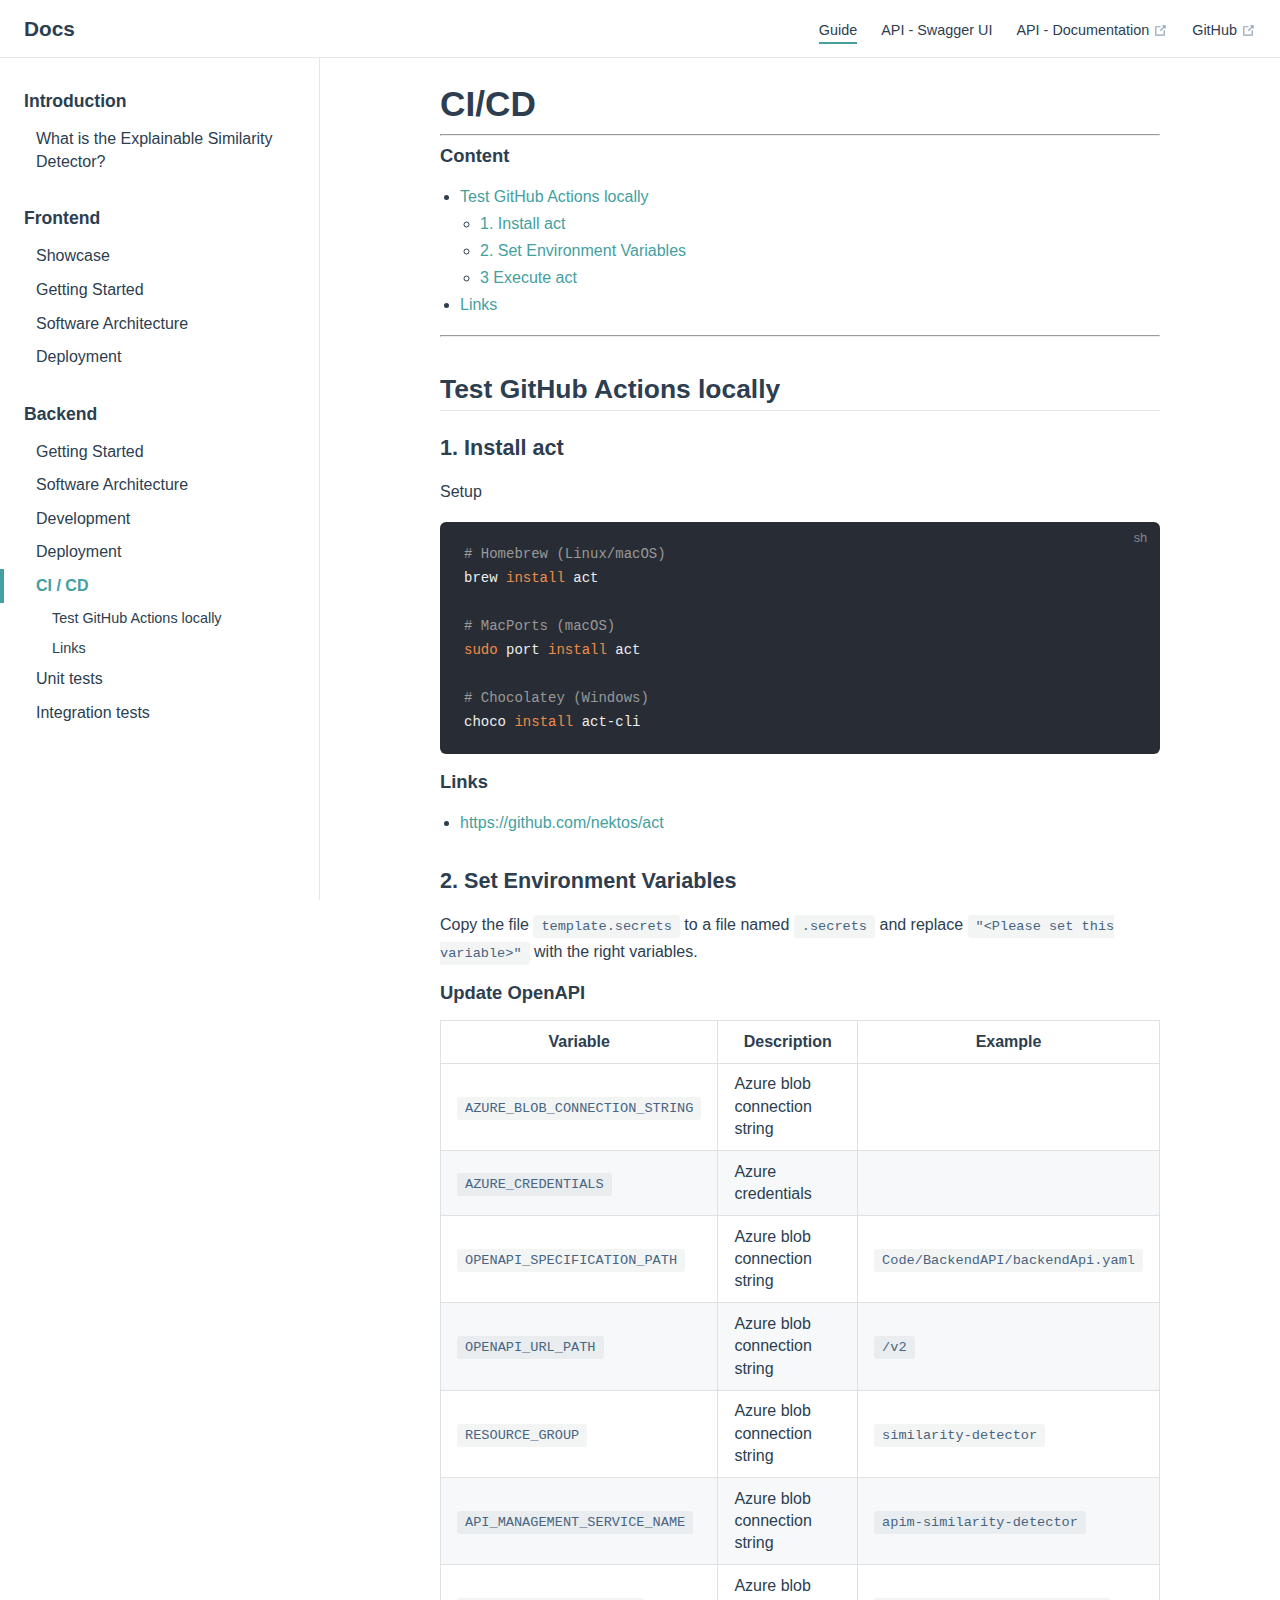
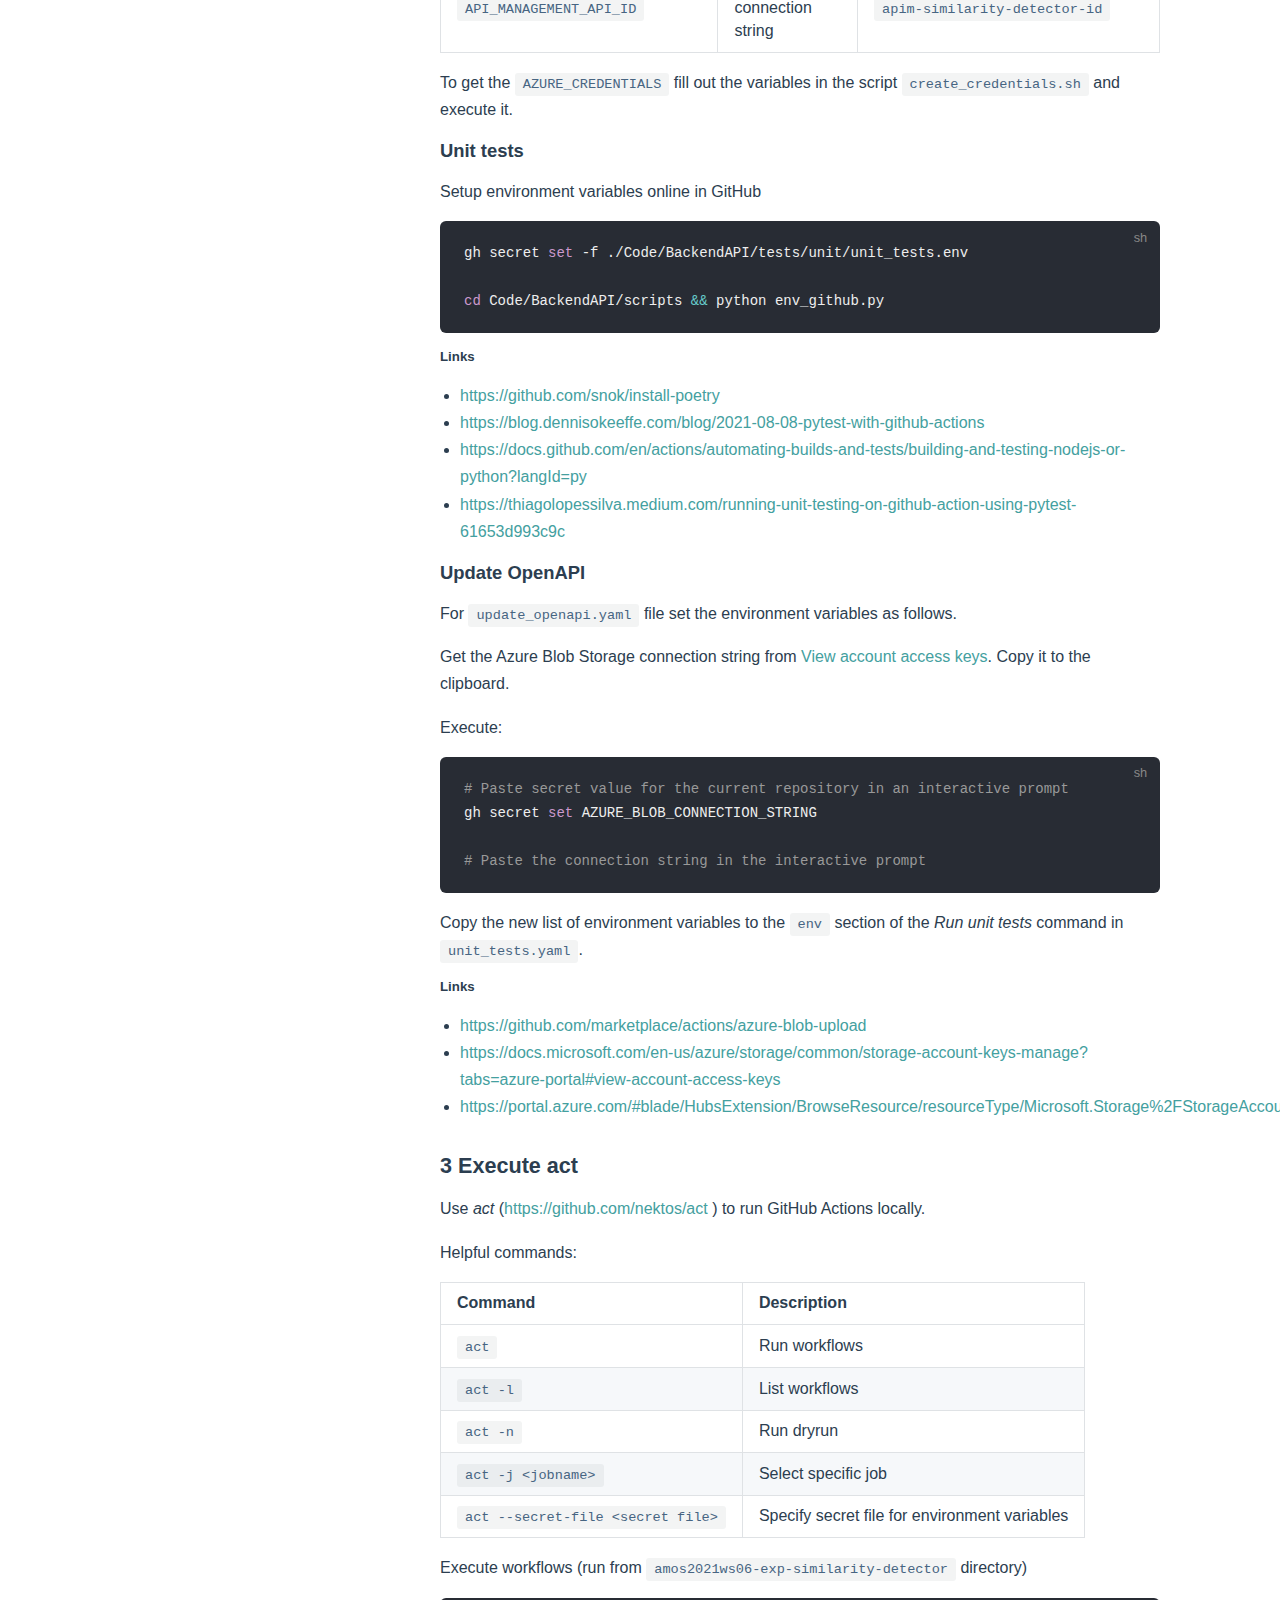
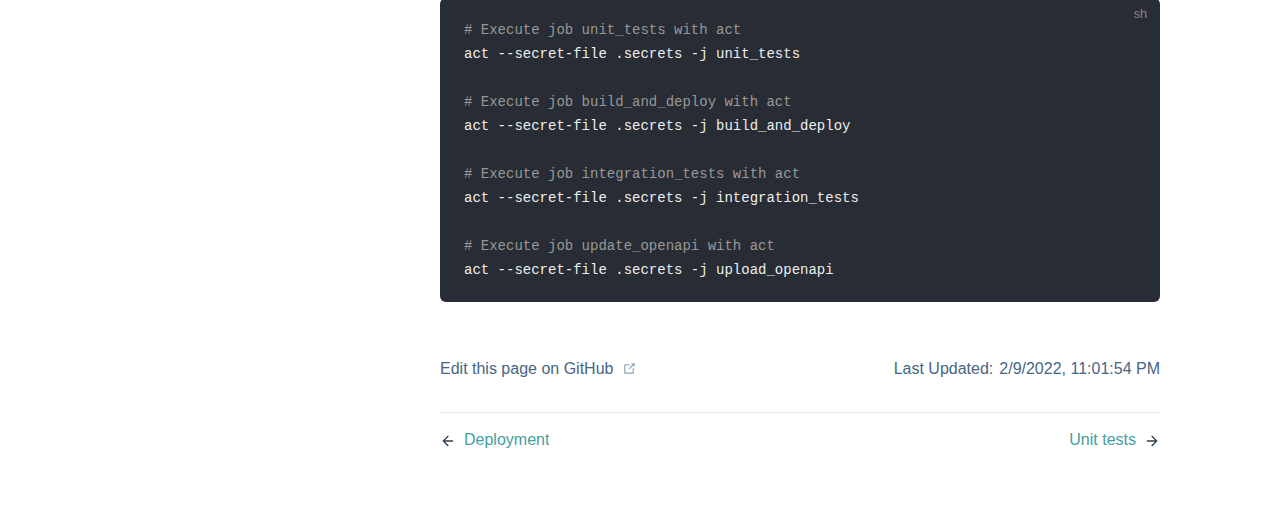
<file: guide/backend/ci-cd.html>
<!DOCTYPE html>
<html lang="en-US">
  <head>
    <meta charset="utf-8">
    <meta name="viewport" content="width=device-width,initial-scale=1">
    <title>CI/CD | Docs</title>
    <meta name="description" content="Documentation.">
    <link rel="stylesheet" href="/assets/style.7c8ae0f0.css">
    <link rel="modulepreload" href="/assets/Home.1020d8ec.js">
    <link rel="modulepreload" href="/assets/app.9b460b2f.js">
    <link rel="modulepreload" href="/assets/guide_backend_ci-cd.md.3db48cbc.lean.js">
    
    <meta name="twitter:title" content="CI/CD | Docs">
  <meta property="og:title" content="CI/CD | Docs">
  </head>
  <body>
    <div id="app"><!--[--><div class="theme"><header class="nav-bar" data-v-5f594917><div class="sidebar-button" data-v-5f594917><svg class="icon" xmlns="http://www.w3.org/2000/svg" aria-hidden="true" role="img" viewBox="0 0 448 512"><path fill="currentColor" d="M436 124H12c-6.627 0-12-5.373-12-12V80c0-6.627 5.373-12 12-12h424c6.627 0 12 5.373 12 12v32c0 6.627-5.373 12-12 12zm0 160H12c-6.627 0-12-5.373-12-12v-32c0-6.627 5.373-12 12-12h424c6.627 0 12 5.373 12 12v32c0 6.627-5.373 12-12 12zm0 160H12c-6.627 0-12-5.373-12-12v-32c0-6.627 5.373-12 12-12h424c6.627 0 12 5.373 12 12v32c0 6.627-5.373 12-12 12z" class></path></svg></div><a class="nav-bar-title" href="/" aria-label="Docs, back to home" data-v-5f594917 data-v-100925b7><!----> Docs</a><div class="flex-grow" data-v-5f594917></div><div class="nav" data-v-5f594917><nav class="nav-links" data-v-5f594917 data-v-a32cf202><!--[--><div class="item" data-v-a32cf202><div class="nav-link" data-v-a32cf202 data-v-c15a9f08><a class="item active" href="/guide/" data-v-c15a9f08>Guide <!----></a></div></div><div class="item" data-v-a32cf202><div class="nav-link" data-v-a32cf202 data-v-c15a9f08><a class="item isExternal" href="./swagger-ui/index.html" target="_blank" rel="noopener noreferrer" data-v-c15a9f08>API - Swagger UI <svg class="icon outbound" xmlns="http://www.w3.org/2000/svg" aria-hidden="true" x="0px" y="0px" viewbox="0 0 100 100" width="15" height="15" data-v-c15a9f08><path fill="currentColor" d="M18.8,85.1h56l0,0c2.2,0,4-1.8,4-4v-32h-8v28h-48v-48h28v-8h-32l0,0c-2.2,0-4,1.8-4,4v56C14.8,83.3,16.6,85.1,18.8,85.1z"></path><polygon fill="currentColor" points="45.7,48.7 51.3,54.3 77.2,28.5 77.2,37.2 85.2,37.2 85.2,14.9 62.8,14.9 62.8,22.9 71.5,22.9"></polygon></svg></a></div></div><div class="item" data-v-a32cf202><div class="nav-link" data-v-a32cf202 data-v-c15a9f08><a class="item isExternal" href="https://amospj6.z6.web.core.windows.net/" target="_blank" rel="noopener noreferrer" data-v-c15a9f08>API - Documentation <svg class="icon outbound" xmlns="http://www.w3.org/2000/svg" aria-hidden="true" x="0px" y="0px" viewbox="0 0 100 100" width="15" height="15" data-v-c15a9f08><path fill="currentColor" d="M18.8,85.1h56l0,0c2.2,0,4-1.8,4-4v-32h-8v28h-48v-48h28v-8h-32l0,0c-2.2,0-4,1.8-4,4v56C14.8,83.3,16.6,85.1,18.8,85.1z"></path><polygon fill="currentColor" points="45.7,48.7 51.3,54.3 77.2,28.5 77.2,37.2 85.2,37.2 85.2,14.9 62.8,14.9 62.8,22.9 71.5,22.9"></polygon></svg></a></div></div><!--]--><!----><div class="item" data-v-a32cf202><div class="nav-link" data-v-a32cf202 data-v-c15a9f08><a class="item isExternal" href="https://github.com/amosproj/amos2021ws06-exp-similarity-detector" target="_blank" rel="noopener noreferrer" data-v-c15a9f08>GitHub <svg class="icon outbound" xmlns="http://www.w3.org/2000/svg" aria-hidden="true" x="0px" y="0px" viewbox="0 0 100 100" width="15" height="15" data-v-c15a9f08><path fill="currentColor" d="M18.8,85.1h56l0,0c2.2,0,4-1.8,4-4v-32h-8v28h-48v-48h28v-8h-32l0,0c-2.2,0-4,1.8-4,4v56C14.8,83.3,16.6,85.1,18.8,85.1z"></path><polygon fill="currentColor" points="45.7,48.7 51.3,54.3 77.2,28.5 77.2,37.2 85.2,37.2 85.2,14.9 62.8,14.9 62.8,22.9 71.5,22.9"></polygon></svg></a></div></div></nav></div><!--[--><!--]--></header><aside class="sidebar" data-v-26e9480e><nav class="nav-links nav" data-v-26e9480e data-v-a32cf202><!--[--><div class="item" data-v-a32cf202><div class="nav-link" data-v-a32cf202 data-v-c15a9f08><a class="item active" href="/guide/" data-v-c15a9f08>Guide <!----></a></div></div><div class="item" data-v-a32cf202><div class="nav-link" data-v-a32cf202 data-v-c15a9f08><a class="item isExternal" href="./swagger-ui/index.html" target="_blank" rel="noopener noreferrer" data-v-c15a9f08>API - Swagger UI <svg class="icon outbound" xmlns="http://www.w3.org/2000/svg" aria-hidden="true" x="0px" y="0px" viewbox="0 0 100 100" width="15" height="15" data-v-c15a9f08><path fill="currentColor" d="M18.8,85.1h56l0,0c2.2,0,4-1.8,4-4v-32h-8v28h-48v-48h28v-8h-32l0,0c-2.2,0-4,1.8-4,4v56C14.8,83.3,16.6,85.1,18.8,85.1z"></path><polygon fill="currentColor" points="45.7,48.7 51.3,54.3 77.2,28.5 77.2,37.2 85.2,37.2 85.2,14.9 62.8,14.9 62.8,22.9 71.5,22.9"></polygon></svg></a></div></div><div class="item" data-v-a32cf202><div class="nav-link" data-v-a32cf202 data-v-c15a9f08><a class="item isExternal" href="https://amospj6.z6.web.core.windows.net/" target="_blank" rel="noopener noreferrer" data-v-c15a9f08>API - Documentation <svg class="icon outbound" xmlns="http://www.w3.org/2000/svg" aria-hidden="true" x="0px" y="0px" viewbox="0 0 100 100" width="15" height="15" data-v-c15a9f08><path fill="currentColor" d="M18.8,85.1h56l0,0c2.2,0,4-1.8,4-4v-32h-8v28h-48v-48h28v-8h-32l0,0c-2.2,0-4,1.8-4,4v56C14.8,83.3,16.6,85.1,18.8,85.1z"></path><polygon fill="currentColor" points="45.7,48.7 51.3,54.3 77.2,28.5 77.2,37.2 85.2,37.2 85.2,14.9 62.8,14.9 62.8,22.9 71.5,22.9"></polygon></svg></a></div></div><!--]--><!----><div class="item" data-v-a32cf202><div class="nav-link" data-v-a32cf202 data-v-c15a9f08><a class="item isExternal" href="https://github.com/amosproj/amos2021ws06-exp-similarity-detector" target="_blank" rel="noopener noreferrer" data-v-c15a9f08>GitHub <svg class="icon outbound" xmlns="http://www.w3.org/2000/svg" aria-hidden="true" x="0px" y="0px" viewbox="0 0 100 100" width="15" height="15" data-v-c15a9f08><path fill="currentColor" d="M18.8,85.1h56l0,0c2.2,0,4-1.8,4-4v-32h-8v28h-48v-48h28v-8h-32l0,0c-2.2,0-4,1.8-4,4v56C14.8,83.3,16.6,85.1,18.8,85.1z"></path><polygon fill="currentColor" points="45.7,48.7 51.3,54.3 77.2,28.5 77.2,37.2 85.2,37.2 85.2,14.9 62.8,14.9 62.8,22.9 71.5,22.9"></polygon></svg></a></div></div></nav><!--[--><!--]--><ul class="sidebar-links" data-v-26e9480e><!--[--><li class="sidebar-link"><p class="sidebar-link-item">Introduction</p><ul class="sidebar-links"><li class="sidebar-link"><a class="sidebar-link-item" href="/guide/">What is the Explainable Similarity Detector?</a><!----></li></ul></li><li class="sidebar-link"><p class="sidebar-link-item">Frontend</p><ul class="sidebar-links"><li class="sidebar-link"><a class="sidebar-link-item" href="/guide/frontend/showcase">Showcase</a><!----></li><li class="sidebar-link"><a class="sidebar-link-item" href="/guide/frontend/getting-started-frontend">Getting Started</a><!----></li><li class="sidebar-link"><a class="sidebar-link-item" href="/guide/frontend/software-architecture-frontend">Software Architecture</a><!----></li><li class="sidebar-link"><a class="sidebar-link-item" href="/guide/frontend/deployment">Deployment</a><!----></li></ul></li><li class="sidebar-link"><p class="sidebar-link-item">Backend</p><ul class="sidebar-links"><li class="sidebar-link"><a class="sidebar-link-item" href="/guide/backend/getting-started-backend">Getting Started</a><!----></li><li class="sidebar-link"><a class="sidebar-link-item" href="/guide/backend/software-architecture-backend">Software Architecture</a><!----></li><li class="sidebar-link"><a class="sidebar-link-item" href="/guide/backend/development">Development</a><!----></li><li class="sidebar-link"><a class="sidebar-link-item" href="/guide/backend/deployment">Deployment</a><!----></li><li class="sidebar-link"><a class="sidebar-link-item active" href="/guide/backend/ci-cd">CI / CD</a><ul class="sidebar-links"><li class="sidebar-link"><a class="sidebar-link-item" href="#test-github-actions-locally">Test GitHub Actions locally</a><!----></li><li class="sidebar-link"><a class="sidebar-link-item" href="#links-3">Links</a><!----></li></ul></li><li class="sidebar-link"><a class="sidebar-link-item" href="/guide/backend/tests-unit">Unit tests</a><!----></li><li class="sidebar-link"><a class="sidebar-link-item" href="/guide/backend/tests-integration">Integration tests</a><!----></li></ul></li><!--]--></ul><!--[--><!--]--></aside><div class="sidebar-mask"></div><main class="page" data-v-25a2faf4><div class="container" data-v-25a2faf4><!--[--><!--]--><div style="position:relative;" class="content" data-v-25a2faf4><div><h1 id="ci-cd" tabindex="-1">CI/CD <a class="header-anchor" href="#ci-cd" aria-hidden="true">#</a></h1><hr><h4 id="content" tabindex="-1">Content <a class="header-anchor" href="#content" aria-hidden="true">#</a></h4><p><div class="table-of-contents"><ul><li><a href="#test-github-actions-locally">Test GitHub Actions locally</a><ul><li><a href="#_1-install-act">1. Install act</a></li><li><a href="#_2-set-environment-variables">2. Set Environment Variables</a></li><li><a href="#_3-execute-act">3 Execute act</a></li></ul></li><li><a href="#links-3">Links</a></li></ul></div></p><hr><h2 id="test-github-actions-locally" tabindex="-1">Test GitHub Actions locally <a class="header-anchor" href="#test-github-actions-locally" aria-hidden="true">#</a></h2><h3 id="_1-install-act" tabindex="-1">1. Install act <a class="header-anchor" href="#_1-install-act" aria-hidden="true">#</a></h3><p>Setup</p><div class="language-bash"><pre><code><span class="token comment"># Homebrew (Linux/macOS)</span>
brew <span class="token function">install</span> act

<span class="token comment"># MacPorts (macOS)</span>
<span class="token function">sudo</span> port <span class="token function">install</span> act

<span class="token comment"># Chocolatey (Windows)</span>
choco <span class="token function">install</span> act-cli
</code></pre></div><h4 id="links" tabindex="-1">Links <a class="header-anchor" href="#links" aria-hidden="true">#</a></h4><ul><li><a href="https://github.com/nektos/act" target="_blank" rel="noopener noreferrer">https://github.com/nektos/act</a></li></ul><h3 id="_2-set-environment-variables" tabindex="-1">2. Set Environment Variables <a class="header-anchor" href="#_2-set-environment-variables" aria-hidden="true">#</a></h3><p>Copy the file <code>template.secrets</code> to a file named <code>.secrets</code> and replace <code>&quot;&lt;Please set this variable&gt;&quot;</code> with the right variables.</p><h4 id="update-openapi" tabindex="-1">Update OpenAPI <a class="header-anchor" href="#update-openapi" aria-hidden="true">#</a></h4><table><thead><tr><th>Variable</th><th>Description</th><th>Example</th></tr></thead><tbody><tr><td><code>AZURE_BLOB_CONNECTION_STRING</code></td><td>Azure blob connection string</td><td></td></tr><tr><td><code>AZURE_CREDENTIALS</code></td><td>Azure credentials</td><td></td></tr><tr><td><code>OPENAPI_SPECIFICATION_PATH</code></td><td>Azure blob connection string</td><td><code>Code/BackendAPI/backendApi.yaml</code></td></tr><tr><td><code>OPENAPI_URL_PATH</code></td><td>Azure blob connection string</td><td><code>/v2</code></td></tr><tr><td><code>RESOURCE_GROUP</code></td><td>Azure blob connection string</td><td><code>similarity-detector</code></td></tr><tr><td><code>API_MANAGEMENT_SERVICE_NAME</code></td><td>Azure blob connection string</td><td><code>apim-similarity-detector</code></td></tr><tr><td><code>API_MANAGEMENT_API_ID</code></td><td>Azure blob connection string</td><td><code>apim-similarity-detector-id</code></td></tr></tbody></table><p>To get the <code>AZURE_CREDENTIALS</code> fill out the variables in the script <code>create_credentials.sh</code> and execute it.</p><h4 id="unit-tests" tabindex="-1">Unit tests <a class="header-anchor" href="#unit-tests" aria-hidden="true">#</a></h4><p>Setup environment variables online in GitHub</p><div class="language-bash"><pre><code>gh secret <span class="token builtin class-name">set</span> -f ./Code/BackendAPI/tests/unit/unit_tests.env

<span class="token builtin class-name">cd</span> Code/BackendAPI/scripts <span class="token operator">&amp;&amp;</span> python env_github.py
</code></pre></div><h5 id="links-1" tabindex="-1">Links <a class="header-anchor" href="#links-1" aria-hidden="true">#</a></h5><ul><li><a href="https://github.com/snok/install-poetry" target="_blank" rel="noopener noreferrer">https://github.com/snok/install-poetry</a></li><li><a href="https://blog.dennisokeeffe.com/blog/2021-08-08-pytest-with-github-actions" target="_blank" rel="noopener noreferrer">https://blog.dennisokeeffe.com/blog/2021-08-08-pytest-with-github-actions</a></li><li><a href="https://docs.github.com/en/actions/automating-builds-and-tests/building-and-testing-nodejs-or-python?langId=py" target="_blank" rel="noopener noreferrer">https://docs.github.com/en/actions/automating-builds-and-tests/building-and-testing-nodejs-or-python?langId=py</a></li><li><a href="https://thiagolopessilva.medium.com/running-unit-testing-on-github-action-using-pytest-61653d993c9c" target="_blank" rel="noopener noreferrer">https://thiagolopessilva.medium.com/running-unit-testing-on-github-action-using-pytest-61653d993c9c</a></li></ul><h4 id="update-openapi-1" tabindex="-1">Update OpenAPI <a class="header-anchor" href="#update-openapi-1" aria-hidden="true">#</a></h4><p>For <code>update_openapi.yaml</code> file set the environment variables as follows.</p><p>Get the Azure Blob Storage connection string from <a href="https://docs.microsoft.com/en-us/azure/storage/common/storage-account-keys-manage?tabs=azure-portal#view-account-access-keys" target="_blank" rel="noopener noreferrer">View account access keys</a>. Copy it to the clipboard.</p><p>Execute:</p><div class="language-bash"><pre><code><span class="token comment"># Paste secret value for the current repository in an interactive prompt</span>
gh secret <span class="token builtin class-name">set</span> AZURE_BLOB_CONNECTION_STRING

<span class="token comment"># Paste the connection string in the interactive prompt</span>
</code></pre></div><p>Copy the new list of environment variables to the <code>env</code> section of the <em>Run unit tests</em> command in <code>unit_tests.yaml</code>.</p><h5 id="links-2" tabindex="-1">Links <a class="header-anchor" href="#links-2" aria-hidden="true">#</a></h5><ul><li><a href="https://github.com/marketplace/actions/azure-blob-upload" target="_blank" rel="noopener noreferrer">https://github.com/marketplace/actions/azure-blob-upload</a></li><li><a href="https://docs.microsoft.com/en-us/azure/storage/common/storage-account-keys-manage?tabs=azure-portal#view-account-access-keys" target="_blank" rel="noopener noreferrer">https://docs.microsoft.com/en-us/azure/storage/common/storage-account-keys-manage?tabs=azure-portal#view-account-access-keys</a></li><li><a href="https://portal.azure.com/#blade/HubsExtension/BrowseResource/resourceType/Microsoft.Storage%2FStorageAccounts" target="_blank" rel="noopener noreferrer">https://portal.azure.com/#blade/HubsExtension/BrowseResource/resourceType/Microsoft.Storage%2FStorageAccounts</a></li></ul><h3 id="_3-execute-act" tabindex="-1">3 Execute act <a class="header-anchor" href="#_3-execute-act" aria-hidden="true">#</a></h3><p>Use <em>act</em> (<a href="https://github.com/nektos/act" target="_blank" rel="noopener noreferrer">https://github.com/nektos/act</a> ) to run GitHub Actions locally.</p><p>Helpful commands:</p><table><thead><tr><th style="text-align:left;">Command</th><th style="text-align:left;">Description</th></tr></thead><tbody><tr><td style="text-align:left;"><code>act</code></td><td style="text-align:left;">Run workflows</td></tr><tr><td style="text-align:left;"><code>act -l</code></td><td style="text-align:left;">List workflows</td></tr><tr><td style="text-align:left;"><code>act -n</code></td><td style="text-align:left;">Run dryrun</td></tr><tr><td style="text-align:left;"><code>act -j &lt;jobname&gt;</code></td><td style="text-align:left;">Select specific job</td></tr><tr><td style="text-align:left;"><code>act --secret-file &lt;secret file&gt;</code></td><td style="text-align:left;">Specify secret file for environment variables</td></tr></tbody></table><p>Execute workflows (run from <code>amos2021ws06-exp-similarity-detector</code> directory)</p><div class="language-bash"><pre><code><span class="token comment"># Execute job unit_tests with act</span>
act --secret-file .secrets -j unit_tests

<span class="token comment"># Execute job build_and_deploy with act</span>
act --secret-file .secrets -j build_and_deploy  

<span class="token comment"># Execute job integration_tests with act</span>
act --secret-file .secrets -j integration_tests

<span class="token comment"># Execute job update_openapi with act</span>
act --secret-file .secrets -j upload_openapi
</code></pre></div><h2 id="links-3" tabindex="-1">Links <a class="header-anchor" href="#links-3" aria-hidden="true">#</a></h2><ul><li><a href="https://docs.github.com/en/actions/learn-github-actions/workflow-syntax-for-github-actions" target="_blank" rel="noopener noreferrer">https://docs.github.com/en/actions/learn-github-actions/workflow-syntax-for-github-actions</a></li><li><a href="https://docs.github.com/en/actions/learn-github-actions/workflow-syntax-for-github-actions#onpushpull_requestpaths" target="_blank" rel="noopener noreferrer">https://docs.github.com/en/actions/learn-github-actions/workflow-syntax-for-github-actions#onpushpull_requestpaths</a></li><li><a href="https://github.com/actions/setup-python" target="_blank" rel="noopener noreferrer">https://github.com/actions/setup-python</a></li><li><a href="https://github.com/marketplace/actions/azure-functions-action" target="_blank" rel="noopener noreferrer">https://github.com/marketplace/actions/azure-functions-action</a></li><li><a href="https://github.com/Azure/actions-workflow-samples/blob/master/FunctionApp/linux-python-functionapp-on-azure.yml" target="_blank" rel="noopener noreferrer">https://github.com/Azure/actions-workflow-samples/blob/master/FunctionApp/linux-python-functionapp-on-azure.yml</a></li></ul></div></div><footer class="page-footer" data-v-25a2faf4 data-v-a9294842><div class="edit" data-v-a9294842><div class="edit-link" data-v-a9294842 data-v-49af3ad2><a class="link" href="https://github.com/amosproj/amos2021ws06-exp-similarity-detector/edit/main/docs/guide/backend/ci-cd.md" target="_blank" rel="noopener noreferrer" data-v-49af3ad2>Edit this page on GitHub <svg class="icon outbound icon" xmlns="http://www.w3.org/2000/svg" aria-hidden="true" x="0px" y="0px" viewbox="0 0 100 100" width="15" height="15" data-v-49af3ad2><path fill="currentColor" d="M18.8,85.1h56l0,0c2.2,0,4-1.8,4-4v-32h-8v28h-48v-48h28v-8h-32l0,0c-2.2,0-4,1.8-4,4v56C14.8,83.3,16.6,85.1,18.8,85.1z"></path><polygon fill="currentColor" points="45.7,48.7 51.3,54.3 77.2,28.5 77.2,37.2 85.2,37.2 85.2,14.9 62.8,14.9 62.8,22.9 71.5,22.9"></polygon></svg></a></div></div><div class="updated" data-v-a9294842><p class="last-updated" data-v-a9294842 data-v-b800ed96><span class="prefix" data-v-b800ed96>Last Updated:</span><span class="datetime" data-v-b800ed96></span></p></div></footer><div class="next-and-prev-link" data-v-25a2faf4 data-v-178f5e5d><div class="container" data-v-178f5e5d><div class="prev" data-v-178f5e5d><a class="link" href="/guide/backend/deployment" data-v-178f5e5d><svg xmlns="http://www.w3.org/2000/svg" viewbox="0 0 24 24" class="icon icon-prev" data-v-178f5e5d><path d="M19,11H7.4l5.3-5.3c0.4-0.4,0.4-1,0-1.4s-1-0.4-1.4,0l-7,7c-0.1,0.1-0.2,0.2-0.2,0.3c-0.1,0.2-0.1,0.5,0,0.8c0.1,0.1,0.1,0.2,0.2,0.3l7,7c0.2,0.2,0.5,0.3,0.7,0.3s0.5-0.1,0.7-0.3c0.4-0.4,0.4-1,0-1.4L7.4,13H19c0.6,0,1-0.4,1-1S19.6,11,19,11z"></path></svg><span class="text" data-v-178f5e5d>Deployment</span></a></div><div class="next" data-v-178f5e5d><a class="link" href="/guide/backend/tests-unit" data-v-178f5e5d><span class="text" data-v-178f5e5d>Unit tests</span><svg xmlns="http://www.w3.org/2000/svg" viewbox="0 0 24 24" class="icon icon-next" data-v-178f5e5d><path d="M19.9,12.4c0.1-0.2,0.1-0.5,0-0.8c-0.1-0.1-0.1-0.2-0.2-0.3l-7-7c-0.4-0.4-1-0.4-1.4,0s-0.4,1,0,1.4l5.3,5.3H5c-0.6,0-1,0.4-1,1s0.4,1,1,1h11.6l-5.3,5.3c-0.4,0.4-0.4,1,0,1.4c0.2,0.2,0.5,0.3,0.7,0.3s0.5-0.1,0.7-0.3l7-7C19.8,12.6,19.9,12.5,19.9,12.4z"></path></svg></a></div></div></div><!--[--><!--]--></div></main></div><!----><!--]--></div>
    <script>__VP_HASH_MAP__ = JSON.parse("{\"guide_backend_ci-cd.md\":\"3db48cbc\",\"guide_backend_deployment.md\":\"31af72f0\",\"guide_backend_development.md\":\"8eddc4ce\",\"guide_backend_getting-started-backend.md\":\"08fb5e68\",\"guide_backend_software-architecture-backend.md\":\"e96231a9\",\"guide_backend_tests-integration.md\":\"5646c9a4\",\"guide_backend_tests-unit.md\":\"2e654dac\",\"guide_frontend_deployment.md\":\"55d2f600\",\"guide_frontend_getting-started-frontend.md\":\"53eadae8\",\"guide_frontend_showcase.md\":\"655a70ca\",\"guide_frontend_software-architecture-frontend.md\":\"2d1342f2\",\"guide_index.md\":\"0999778d\",\"index.md\":\"225170a7\"}")</script>
    <script type="module" async src="/assets/app.9b460b2f.js"></script>
    
  </body>
</html>
</file>
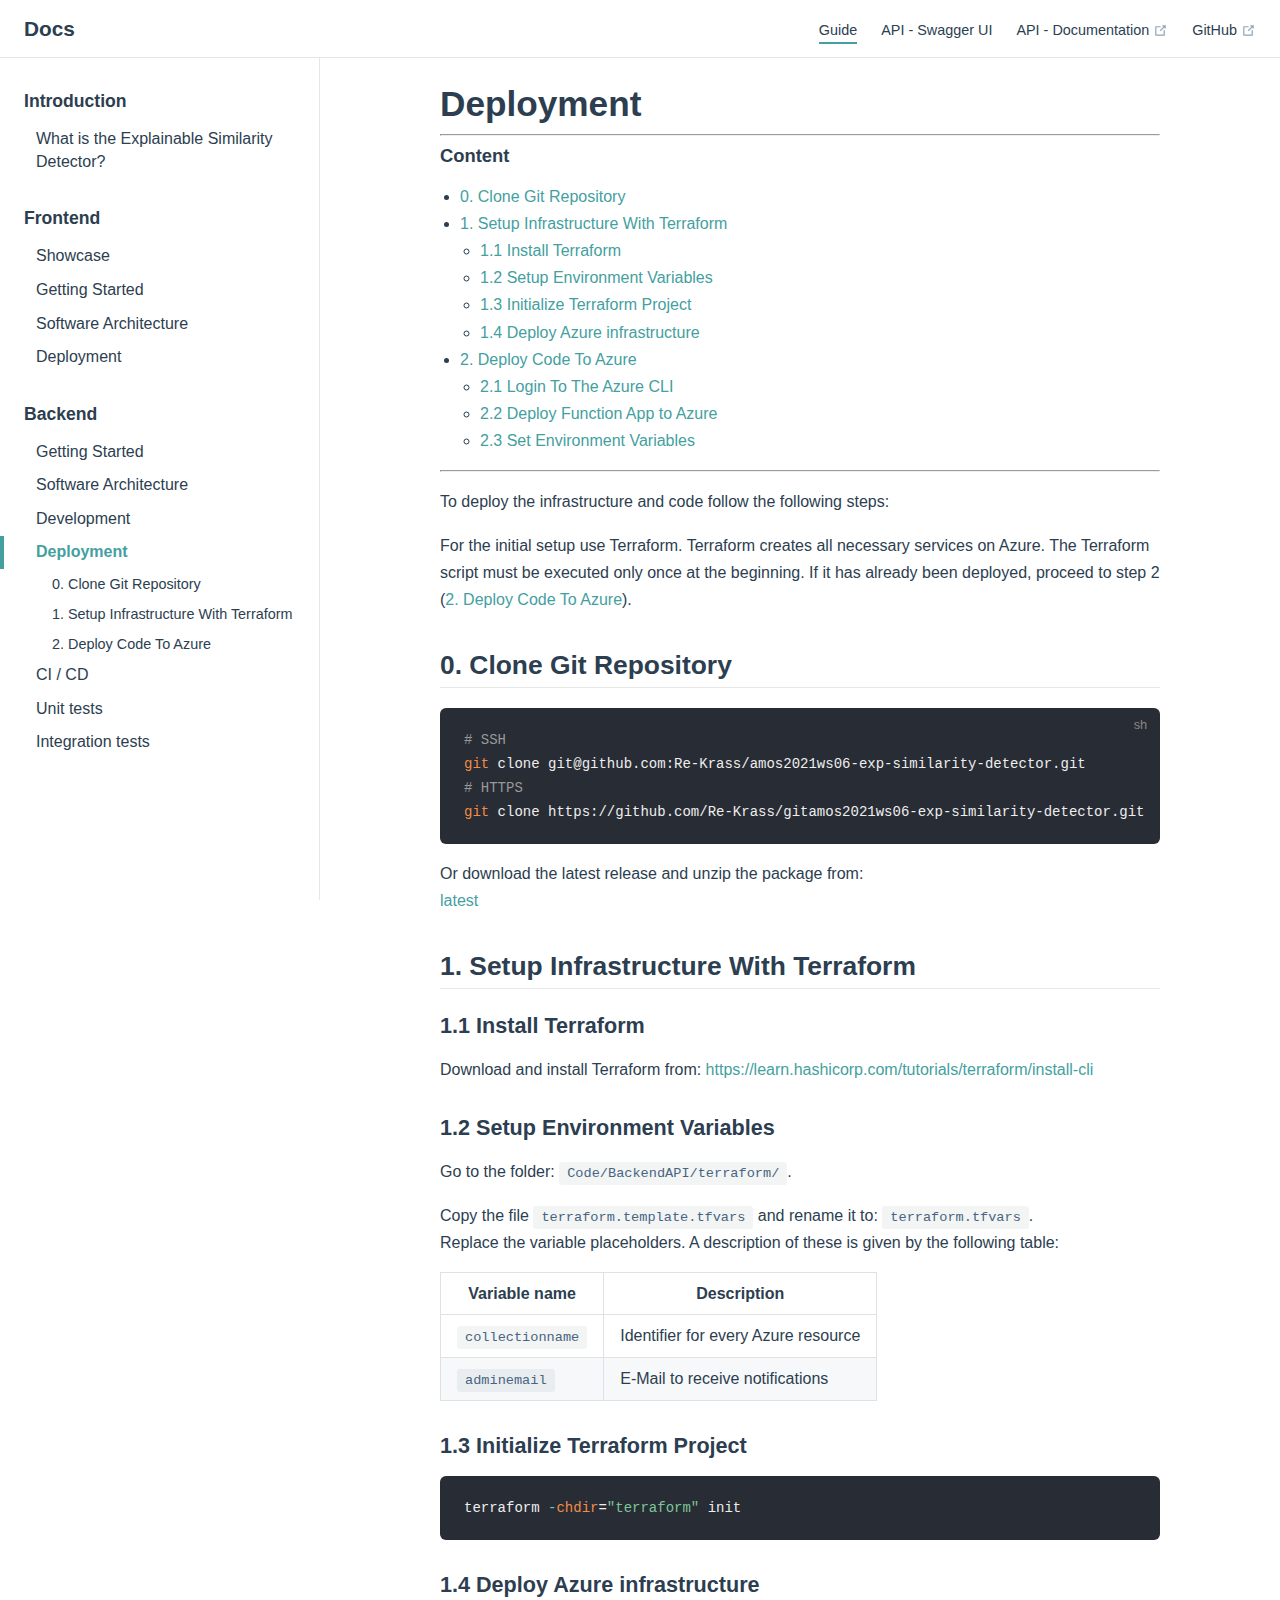
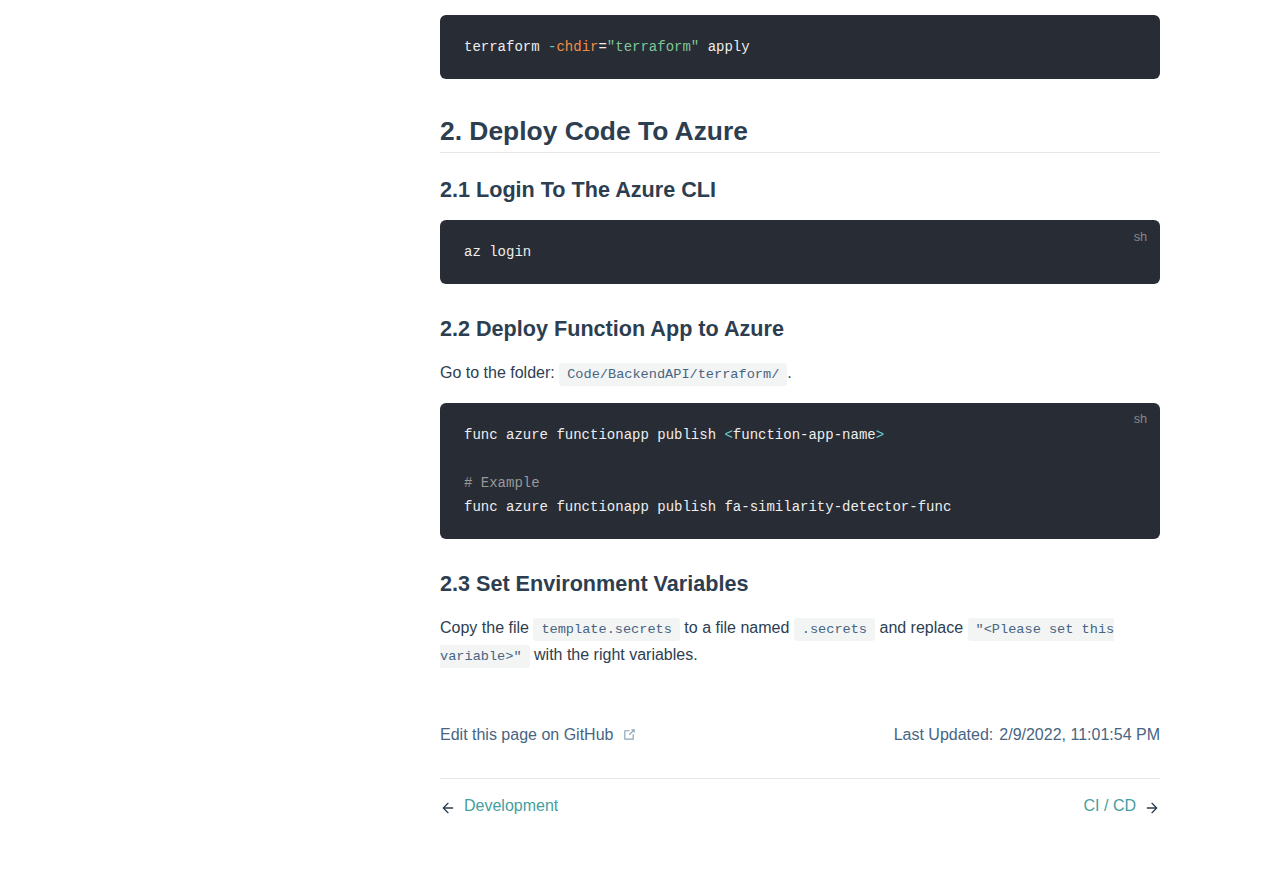
<file: guide/backend/deployment.html>
<!DOCTYPE html>
<html lang="en-US">
  <head>
    <meta charset="utf-8">
    <meta name="viewport" content="width=device-width,initial-scale=1">
    <title>Deployment | Docs</title>
    <meta name="description" content="Documentation.">
    <link rel="stylesheet" href="/assets/style.7c8ae0f0.css">
    <link rel="modulepreload" href="/assets/Home.1020d8ec.js">
    <link rel="modulepreload" href="/assets/app.9b460b2f.js">
    <link rel="modulepreload" href="/assets/guide_backend_deployment.md.31af72f0.lean.js">
    
    <meta name="twitter:title" content="Deployment | Docs">
  <meta property="og:title" content="Deployment | Docs">
  </head>
  <body>
    <div id="app"><!--[--><div class="theme"><header class="nav-bar" data-v-5f594917><div class="sidebar-button" data-v-5f594917><svg class="icon" xmlns="http://www.w3.org/2000/svg" aria-hidden="true" role="img" viewBox="0 0 448 512"><path fill="currentColor" d="M436 124H12c-6.627 0-12-5.373-12-12V80c0-6.627 5.373-12 12-12h424c6.627 0 12 5.373 12 12v32c0 6.627-5.373 12-12 12zm0 160H12c-6.627 0-12-5.373-12-12v-32c0-6.627 5.373-12 12-12h424c6.627 0 12 5.373 12 12v32c0 6.627-5.373 12-12 12zm0 160H12c-6.627 0-12-5.373-12-12v-32c0-6.627 5.373-12 12-12h424c6.627 0 12 5.373 12 12v32c0 6.627-5.373 12-12 12z" class></path></svg></div><a class="nav-bar-title" href="/" aria-label="Docs, back to home" data-v-5f594917 data-v-100925b7><!----> Docs</a><div class="flex-grow" data-v-5f594917></div><div class="nav" data-v-5f594917><nav class="nav-links" data-v-5f594917 data-v-a32cf202><!--[--><div class="item" data-v-a32cf202><div class="nav-link" data-v-a32cf202 data-v-c15a9f08><a class="item active" href="/guide/" data-v-c15a9f08>Guide <!----></a></div></div><div class="item" data-v-a32cf202><div class="nav-link" data-v-a32cf202 data-v-c15a9f08><a class="item isExternal" href="./swagger-ui/index.html" target="_blank" rel="noopener noreferrer" data-v-c15a9f08>API - Swagger UI <svg class="icon outbound" xmlns="http://www.w3.org/2000/svg" aria-hidden="true" x="0px" y="0px" viewbox="0 0 100 100" width="15" height="15" data-v-c15a9f08><path fill="currentColor" d="M18.8,85.1h56l0,0c2.2,0,4-1.8,4-4v-32h-8v28h-48v-48h28v-8h-32l0,0c-2.2,0-4,1.8-4,4v56C14.8,83.3,16.6,85.1,18.8,85.1z"></path><polygon fill="currentColor" points="45.7,48.7 51.3,54.3 77.2,28.5 77.2,37.2 85.2,37.2 85.2,14.9 62.8,14.9 62.8,22.9 71.5,22.9"></polygon></svg></a></div></div><div class="item" data-v-a32cf202><div class="nav-link" data-v-a32cf202 data-v-c15a9f08><a class="item isExternal" href="https://amospj6.z6.web.core.windows.net/" target="_blank" rel="noopener noreferrer" data-v-c15a9f08>API - Documentation <svg class="icon outbound" xmlns="http://www.w3.org/2000/svg" aria-hidden="true" x="0px" y="0px" viewbox="0 0 100 100" width="15" height="15" data-v-c15a9f08><path fill="currentColor" d="M18.8,85.1h56l0,0c2.2,0,4-1.8,4-4v-32h-8v28h-48v-48h28v-8h-32l0,0c-2.2,0-4,1.8-4,4v56C14.8,83.3,16.6,85.1,18.8,85.1z"></path><polygon fill="currentColor" points="45.7,48.7 51.3,54.3 77.2,28.5 77.2,37.2 85.2,37.2 85.2,14.9 62.8,14.9 62.8,22.9 71.5,22.9"></polygon></svg></a></div></div><!--]--><!----><div class="item" data-v-a32cf202><div class="nav-link" data-v-a32cf202 data-v-c15a9f08><a class="item isExternal" href="https://github.com/amosproj/amos2021ws06-exp-similarity-detector" target="_blank" rel="noopener noreferrer" data-v-c15a9f08>GitHub <svg class="icon outbound" xmlns="http://www.w3.org/2000/svg" aria-hidden="true" x="0px" y="0px" viewbox="0 0 100 100" width="15" height="15" data-v-c15a9f08><path fill="currentColor" d="M18.8,85.1h56l0,0c2.2,0,4-1.8,4-4v-32h-8v28h-48v-48h28v-8h-32l0,0c-2.2,0-4,1.8-4,4v56C14.8,83.3,16.6,85.1,18.8,85.1z"></path><polygon fill="currentColor" points="45.7,48.7 51.3,54.3 77.2,28.5 77.2,37.2 85.2,37.2 85.2,14.9 62.8,14.9 62.8,22.9 71.5,22.9"></polygon></svg></a></div></div></nav></div><!--[--><!--]--></header><aside class="sidebar" data-v-26e9480e><nav class="nav-links nav" data-v-26e9480e data-v-a32cf202><!--[--><div class="item" data-v-a32cf202><div class="nav-link" data-v-a32cf202 data-v-c15a9f08><a class="item active" href="/guide/" data-v-c15a9f08>Guide <!----></a></div></div><div class="item" data-v-a32cf202><div class="nav-link" data-v-a32cf202 data-v-c15a9f08><a class="item isExternal" href="./swagger-ui/index.html" target="_blank" rel="noopener noreferrer" data-v-c15a9f08>API - Swagger UI <svg class="icon outbound" xmlns="http://www.w3.org/2000/svg" aria-hidden="true" x="0px" y="0px" viewbox="0 0 100 100" width="15" height="15" data-v-c15a9f08><path fill="currentColor" d="M18.8,85.1h56l0,0c2.2,0,4-1.8,4-4v-32h-8v28h-48v-48h28v-8h-32l0,0c-2.2,0-4,1.8-4,4v56C14.8,83.3,16.6,85.1,18.8,85.1z"></path><polygon fill="currentColor" points="45.7,48.7 51.3,54.3 77.2,28.5 77.2,37.2 85.2,37.2 85.2,14.9 62.8,14.9 62.8,22.9 71.5,22.9"></polygon></svg></a></div></div><div class="item" data-v-a32cf202><div class="nav-link" data-v-a32cf202 data-v-c15a9f08><a class="item isExternal" href="https://amospj6.z6.web.core.windows.net/" target="_blank" rel="noopener noreferrer" data-v-c15a9f08>API - Documentation <svg class="icon outbound" xmlns="http://www.w3.org/2000/svg" aria-hidden="true" x="0px" y="0px" viewbox="0 0 100 100" width="15" height="15" data-v-c15a9f08><path fill="currentColor" d="M18.8,85.1h56l0,0c2.2,0,4-1.8,4-4v-32h-8v28h-48v-48h28v-8h-32l0,0c-2.2,0-4,1.8-4,4v56C14.8,83.3,16.6,85.1,18.8,85.1z"></path><polygon fill="currentColor" points="45.7,48.7 51.3,54.3 77.2,28.5 77.2,37.2 85.2,37.2 85.2,14.9 62.8,14.9 62.8,22.9 71.5,22.9"></polygon></svg></a></div></div><!--]--><!----><div class="item" data-v-a32cf202><div class="nav-link" data-v-a32cf202 data-v-c15a9f08><a class="item isExternal" href="https://github.com/amosproj/amos2021ws06-exp-similarity-detector" target="_blank" rel="noopener noreferrer" data-v-c15a9f08>GitHub <svg class="icon outbound" xmlns="http://www.w3.org/2000/svg" aria-hidden="true" x="0px" y="0px" viewbox="0 0 100 100" width="15" height="15" data-v-c15a9f08><path fill="currentColor" d="M18.8,85.1h56l0,0c2.2,0,4-1.8,4-4v-32h-8v28h-48v-48h28v-8h-32l0,0c-2.2,0-4,1.8-4,4v56C14.8,83.3,16.6,85.1,18.8,85.1z"></path><polygon fill="currentColor" points="45.7,48.7 51.3,54.3 77.2,28.5 77.2,37.2 85.2,37.2 85.2,14.9 62.8,14.9 62.8,22.9 71.5,22.9"></polygon></svg></a></div></div></nav><!--[--><!--]--><ul class="sidebar-links" data-v-26e9480e><!--[--><li class="sidebar-link"><p class="sidebar-link-item">Introduction</p><ul class="sidebar-links"><li class="sidebar-link"><a class="sidebar-link-item" href="/guide/">What is the Explainable Similarity Detector?</a><!----></li></ul></li><li class="sidebar-link"><p class="sidebar-link-item">Frontend</p><ul class="sidebar-links"><li class="sidebar-link"><a class="sidebar-link-item" href="/guide/frontend/showcase">Showcase</a><!----></li><li class="sidebar-link"><a class="sidebar-link-item" href="/guide/frontend/getting-started-frontend">Getting Started</a><!----></li><li class="sidebar-link"><a class="sidebar-link-item" href="/guide/frontend/software-architecture-frontend">Software Architecture</a><!----></li><li class="sidebar-link"><a class="sidebar-link-item" href="/guide/frontend/deployment">Deployment</a><!----></li></ul></li><li class="sidebar-link"><p class="sidebar-link-item">Backend</p><ul class="sidebar-links"><li class="sidebar-link"><a class="sidebar-link-item" href="/guide/backend/getting-started-backend">Getting Started</a><!----></li><li class="sidebar-link"><a class="sidebar-link-item" href="/guide/backend/software-architecture-backend">Software Architecture</a><!----></li><li class="sidebar-link"><a class="sidebar-link-item" href="/guide/backend/development">Development</a><!----></li><li class="sidebar-link"><a class="sidebar-link-item active" href="/guide/backend/deployment">Deployment</a><ul class="sidebar-links"><li class="sidebar-link"><a class="sidebar-link-item" href="#_0-clone-git-repository">0. Clone Git Repository</a><!----></li><li class="sidebar-link"><a class="sidebar-link-item" href="#_1-setup-infrastructure-with-terraform">1. Setup Infrastructure With Terraform</a><!----></li><li class="sidebar-link"><a class="sidebar-link-item" href="#_2-deploy-code-to-azure">2. Deploy Code To Azure</a><!----></li></ul></li><li class="sidebar-link"><a class="sidebar-link-item" href="/guide/backend/ci-cd">CI / CD</a><!----></li><li class="sidebar-link"><a class="sidebar-link-item" href="/guide/backend/tests-unit">Unit tests</a><!----></li><li class="sidebar-link"><a class="sidebar-link-item" href="/guide/backend/tests-integration">Integration tests</a><!----></li></ul></li><!--]--></ul><!--[--><!--]--></aside><div class="sidebar-mask"></div><main class="page" data-v-25a2faf4><div class="container" data-v-25a2faf4><!--[--><!--]--><div style="position:relative;" class="content" data-v-25a2faf4><div><h1 id="deployment" tabindex="-1">Deployment <a class="header-anchor" href="#deployment" aria-hidden="true">#</a></h1><hr><h4 id="content" tabindex="-1">Content <a class="header-anchor" href="#content" aria-hidden="true">#</a></h4><p><div class="table-of-contents"><ul><li><a href="#_0-clone-git-repository">0. Clone Git Repository</a></li><li><a href="#_1-setup-infrastructure-with-terraform">1. Setup Infrastructure With Terraform</a><ul><li><a href="#_1-1-install-terraform">1.1 Install Terraform</a></li><li><a href="#_1-2-setup-environment-variables">1.2 Setup Environment Variables</a></li><li><a href="#_1-3-initialize-terraform-project">1.3 Initialize Terraform Project</a></li><li><a href="#_1-4-deploy-azure-infrastructure">1.4 Deploy Azure infrastructure</a></li></ul></li><li><a href="#_2-deploy-code-to-azure">2. Deploy Code To Azure</a><ul><li><a href="#_2-1-login-to-the-azure-cli">2.1 Login To The Azure CLI</a></li><li><a href="#_2-2-deploy-function-app-to-azure">2.2 Deploy Function App to Azure</a></li><li><a href="#_2-3-set-environment-variables">2.3 Set Environment Variables</a></li></ul></li></ul></div></p><hr><p>To deploy the infrastructure and code follow the following steps:</p><p>For the initial setup use Terraform. Terraform creates all necessary services on Azure. The Terraform script must be executed only once at the beginning. If it has already been deployed, proceed to step 2 (<a href="#2-deploy-code-to-azure">2. Deploy Code To Azure</a>).</p><h2 id="_0-clone-git-repository" tabindex="-1">0. Clone Git Repository <a class="header-anchor" href="#_0-clone-git-repository" aria-hidden="true">#</a></h2><div class="language-bash"><pre><code><span class="token comment"># SSH</span>
<span class="token function">git</span> clone git@github.com:Re-Krass/amos2021ws06-exp-similarity-detector.git
<span class="token comment"># HTTPS</span>
<span class="token function">git</span> clone https://github.com/Re-Krass/gitamos2021ws06-exp-similarity-detector.git
</code></pre></div><p>Or download the latest release and unzip the package from:<br><a href="https://github.com/amosproj/amos2021ws06-exp-similarity-detector/releases/latest" target="_blank" rel="noopener noreferrer">latest</a></p><h2 id="_1-setup-infrastructure-with-terraform" tabindex="-1">1. Setup Infrastructure With Terraform <a class="header-anchor" href="#_1-setup-infrastructure-with-terraform" aria-hidden="true">#</a></h2><h3 id="_1-1-install-terraform" tabindex="-1">1.1 Install Terraform <a class="header-anchor" href="#_1-1-install-terraform" aria-hidden="true">#</a></h3><p>Download and install Terraform from: <a href="https://learn.hashicorp.com/tutorials/terraform/install-cli" target="_blank" rel="noopener noreferrer">https://learn.hashicorp.com/tutorials/terraform/install-cli</a></p><h3 id="_1-2-setup-environment-variables" tabindex="-1">1.2 Setup Environment Variables <a class="header-anchor" href="#_1-2-setup-environment-variables" aria-hidden="true">#</a></h3><p>Go to the folder: <code>Code/BackendAPI/terraform/</code>.</p><p>Copy the file <code>terraform.template.tfvars</code> and rename it to: <code>terraform.tfvars</code>.<br> Replace the variable placeholders. A description of these is given by the following table:</p><table><thead><tr><th>Variable name</th><th>Description</th></tr></thead><tbody><tr><td><code>collectionname</code></td><td>Identifier for every Azure resource</td></tr><tr><td><code>adminemail</code></td><td>E-Mail to receive notifications</td></tr></tbody></table><h3 id="_1-3-initialize-terraform-project" tabindex="-1">1.3 Initialize Terraform Project <a class="header-anchor" href="#_1-3-initialize-terraform-project" aria-hidden="true">#</a></h3><div class="language-powershell"><pre><code>terraform <span class="token operator">-</span><span class="token function">chdir</span>=<span class="token string">&quot;terraform&quot;</span> init
</code></pre></div><h3 id="_1-4-deploy-azure-infrastructure" tabindex="-1">1.4 Deploy Azure infrastructure <a class="header-anchor" href="#_1-4-deploy-azure-infrastructure" aria-hidden="true">#</a></h3><div class="language-powershell"><pre><code>terraform <span class="token operator">-</span><span class="token function">chdir</span>=<span class="token string">&quot;terraform&quot;</span> apply
</code></pre></div><h2 id="_2-deploy-code-to-azure" tabindex="-1">2. Deploy Code To Azure <a class="header-anchor" href="#_2-deploy-code-to-azure" aria-hidden="true">#</a></h2><h3 id="_2-1-login-to-the-azure-cli" tabindex="-1">2.1 Login To The Azure CLI <a class="header-anchor" href="#_2-1-login-to-the-azure-cli" aria-hidden="true">#</a></h3><div class="language-bash"><pre><code>az login
</code></pre></div><h3 id="_2-2-deploy-function-app-to-azure" tabindex="-1">2.2 Deploy Function App to Azure <a class="header-anchor" href="#_2-2-deploy-function-app-to-azure" aria-hidden="true">#</a></h3><p>Go to the folder: <code>Code/BackendAPI/terraform/</code>.</p><div class="language-bash"><pre><code>func azure functionapp publish <span class="token operator">&lt;</span>function-app-name<span class="token operator">&gt;</span>

<span class="token comment"># Example</span>
func azure functionapp publish fa-similarity-detector-func
</code></pre></div><h3 id="_2-3-set-environment-variables" tabindex="-1">2.3 Set Environment Variables <a class="header-anchor" href="#_2-3-set-environment-variables" aria-hidden="true">#</a></h3><p>Copy the file <code>template.secrets</code> to a file named <code>.secrets</code> and replace <code>&quot;&lt;Please set this variable&gt;&quot;</code> with the right variables.</p><h4 id="azure" tabindex="-1">Azure <a class="header-anchor" href="#azure" aria-hidden="true">#</a></h4><ol><li>Go to <a href="https://portal.azure.com/" target="_blank" rel="noopener noreferrer">Azure Portal</a>.</li><li>Go to <code>Home &gt; Function App &gt; &lt;Function App Name&gt;</code>.</li><li>Go to the <code>Settings</code> column and <code>Configuration</code>.</li><li>Click on <code>Advanced edit</code> and paste the output from the following command under the existing variables (or replace the old ones.)<div class="language-bash"><pre><code>python ./scripts/gh_secret_env_vars.py --format_azure
</code></pre></div></li><li>Click on <code>OK</code> and <code>Save</code> (Don&#39;t forget to save!).</li></ol></div></div><footer class="page-footer" data-v-25a2faf4 data-v-a9294842><div class="edit" data-v-a9294842><div class="edit-link" data-v-a9294842 data-v-49af3ad2><a class="link" href="https://github.com/amosproj/amos2021ws06-exp-similarity-detector/edit/main/docs/guide/backend/deployment.md" target="_blank" rel="noopener noreferrer" data-v-49af3ad2>Edit this page on GitHub <svg class="icon outbound icon" xmlns="http://www.w3.org/2000/svg" aria-hidden="true" x="0px" y="0px" viewbox="0 0 100 100" width="15" height="15" data-v-49af3ad2><path fill="currentColor" d="M18.8,85.1h56l0,0c2.2,0,4-1.8,4-4v-32h-8v28h-48v-48h28v-8h-32l0,0c-2.2,0-4,1.8-4,4v56C14.8,83.3,16.6,85.1,18.8,85.1z"></path><polygon fill="currentColor" points="45.7,48.7 51.3,54.3 77.2,28.5 77.2,37.2 85.2,37.2 85.2,14.9 62.8,14.9 62.8,22.9 71.5,22.9"></polygon></svg></a></div></div><div class="updated" data-v-a9294842><p class="last-updated" data-v-a9294842 data-v-b800ed96><span class="prefix" data-v-b800ed96>Last Updated:</span><span class="datetime" data-v-b800ed96></span></p></div></footer><div class="next-and-prev-link" data-v-25a2faf4 data-v-178f5e5d><div class="container" data-v-178f5e5d><div class="prev" data-v-178f5e5d><a class="link" href="/guide/backend/development" data-v-178f5e5d><svg xmlns="http://www.w3.org/2000/svg" viewbox="0 0 24 24" class="icon icon-prev" data-v-178f5e5d><path d="M19,11H7.4l5.3-5.3c0.4-0.4,0.4-1,0-1.4s-1-0.4-1.4,0l-7,7c-0.1,0.1-0.2,0.2-0.2,0.3c-0.1,0.2-0.1,0.5,0,0.8c0.1,0.1,0.1,0.2,0.2,0.3l7,7c0.2,0.2,0.5,0.3,0.7,0.3s0.5-0.1,0.7-0.3c0.4-0.4,0.4-1,0-1.4L7.4,13H19c0.6,0,1-0.4,1-1S19.6,11,19,11z"></path></svg><span class="text" data-v-178f5e5d>Development</span></a></div><div class="next" data-v-178f5e5d><a class="link" href="/guide/backend/ci-cd" data-v-178f5e5d><span class="text" data-v-178f5e5d>CI / CD</span><svg xmlns="http://www.w3.org/2000/svg" viewbox="0 0 24 24" class="icon icon-next" data-v-178f5e5d><path d="M19.9,12.4c0.1-0.2,0.1-0.5,0-0.8c-0.1-0.1-0.1-0.2-0.2-0.3l-7-7c-0.4-0.4-1-0.4-1.4,0s-0.4,1,0,1.4l5.3,5.3H5c-0.6,0-1,0.4-1,1s0.4,1,1,1h11.6l-5.3,5.3c-0.4,0.4-0.4,1,0,1.4c0.2,0.2,0.5,0.3,0.7,0.3s0.5-0.1,0.7-0.3l7-7C19.8,12.6,19.9,12.5,19.9,12.4z"></path></svg></a></div></div></div><!--[--><!--]--></div></main></div><!----><!--]--></div>
    <script>__VP_HASH_MAP__ = JSON.parse("{\"guide_backend_ci-cd.md\":\"3db48cbc\",\"guide_backend_deployment.md\":\"31af72f0\",\"guide_backend_development.md\":\"8eddc4ce\",\"guide_backend_getting-started-backend.md\":\"08fb5e68\",\"guide_backend_software-architecture-backend.md\":\"e96231a9\",\"guide_backend_tests-integration.md\":\"5646c9a4\",\"guide_backend_tests-unit.md\":\"2e654dac\",\"guide_frontend_deployment.md\":\"55d2f600\",\"guide_frontend_getting-started-frontend.md\":\"53eadae8\",\"guide_frontend_showcase.md\":\"655a70ca\",\"guide_frontend_software-architecture-frontend.md\":\"2d1342f2\",\"guide_index.md\":\"0999778d\",\"index.md\":\"225170a7\"}")</script>
    <script type="module" async src="/assets/app.9b460b2f.js"></script>
    
  </body>
</html>
</file>
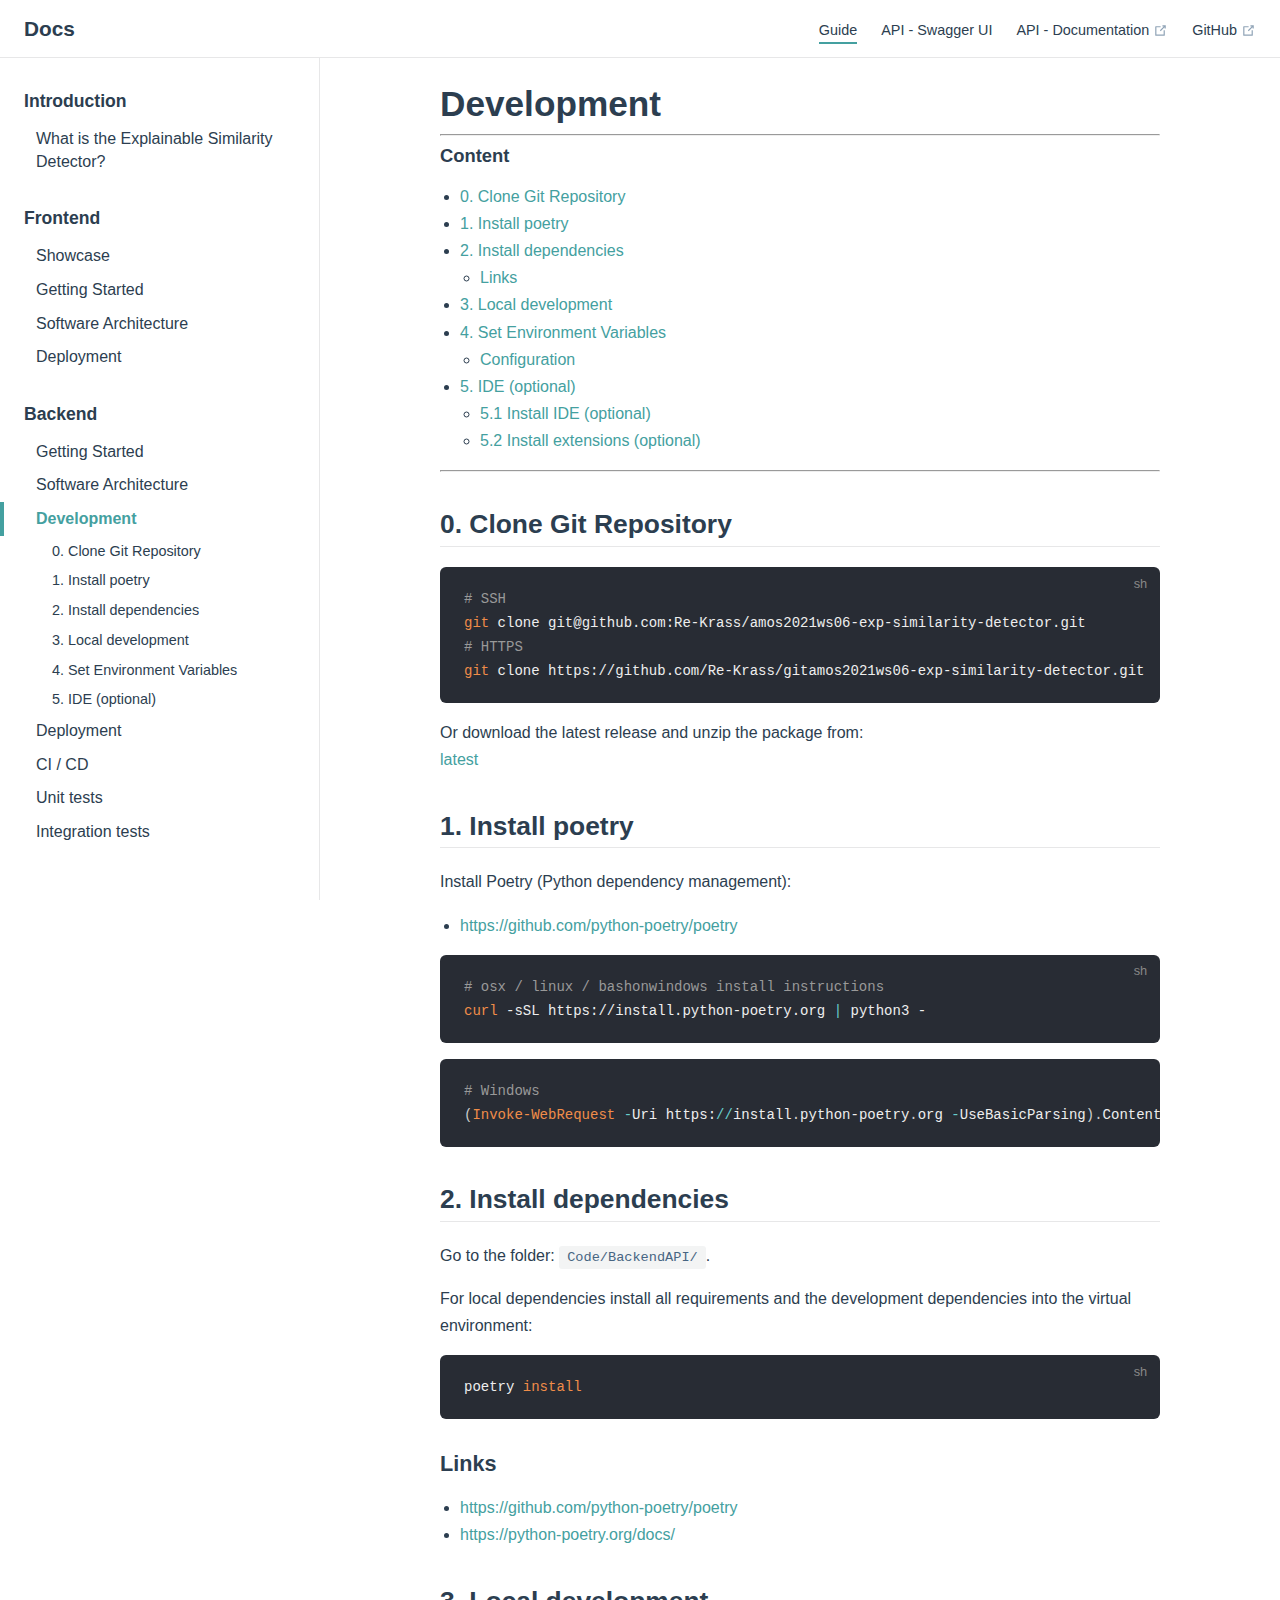
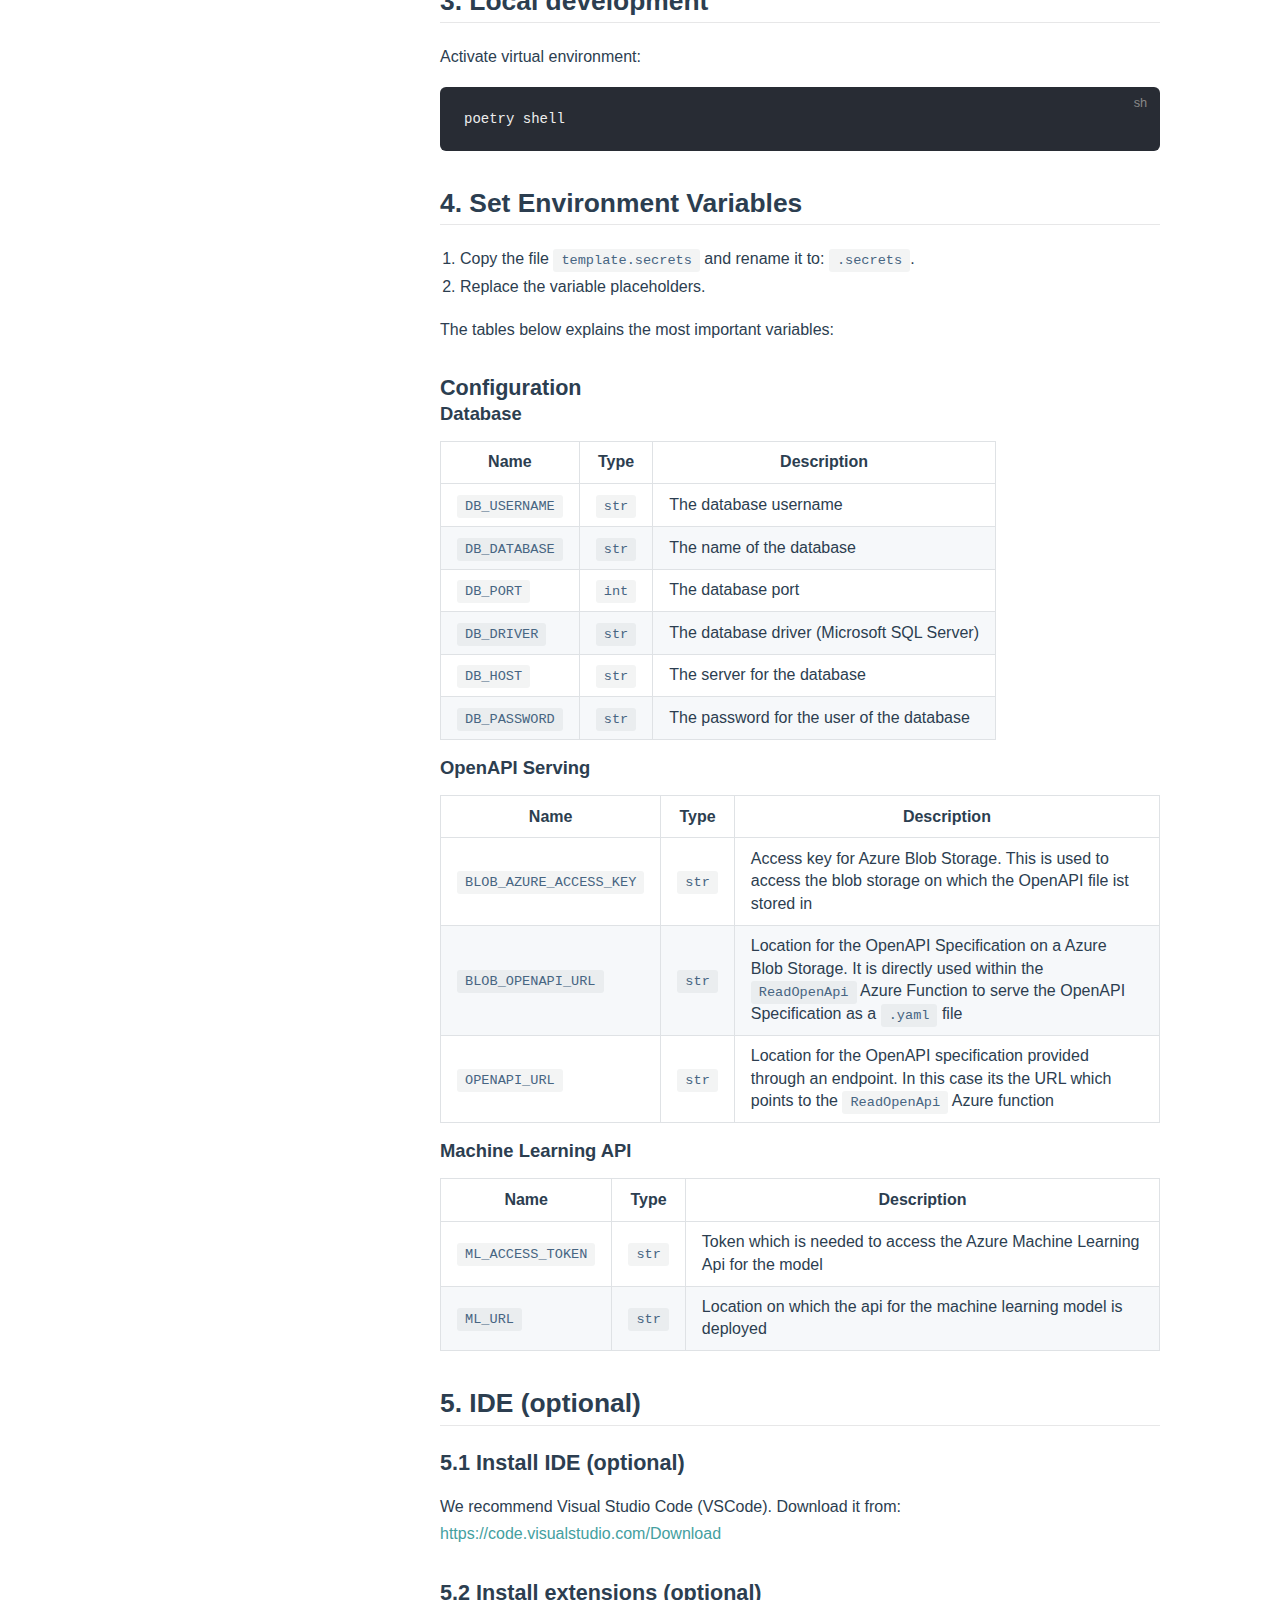
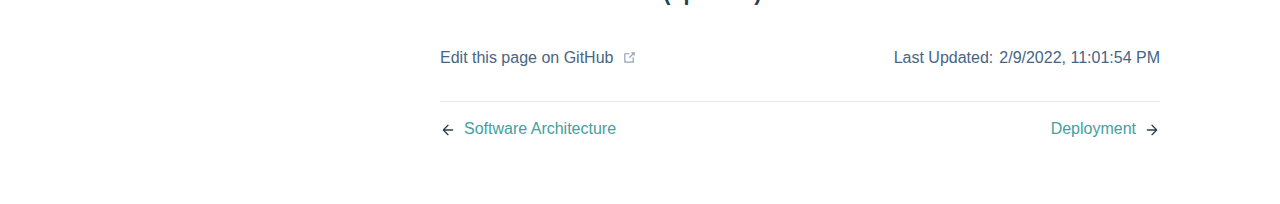
<file: guide/backend/development.html>
<!DOCTYPE html>
<html lang="en-US">
  <head>
    <meta charset="utf-8">
    <meta name="viewport" content="width=device-width,initial-scale=1">
    <title>Development | Docs</title>
    <meta name="description" content="Documentation.">
    <link rel="stylesheet" href="/assets/style.7c8ae0f0.css">
    <link rel="modulepreload" href="/assets/Home.1020d8ec.js">
    <link rel="modulepreload" href="/assets/app.9b460b2f.js">
    <link rel="modulepreload" href="/assets/guide_backend_development.md.8eddc4ce.lean.js">
    
    <meta name="twitter:title" content="Development | Docs">
  <meta property="og:title" content="Development | Docs">
  </head>
  <body>
    <div id="app"><!--[--><div class="theme"><header class="nav-bar" data-v-5f594917><div class="sidebar-button" data-v-5f594917><svg class="icon" xmlns="http://www.w3.org/2000/svg" aria-hidden="true" role="img" viewBox="0 0 448 512"><path fill="currentColor" d="M436 124H12c-6.627 0-12-5.373-12-12V80c0-6.627 5.373-12 12-12h424c6.627 0 12 5.373 12 12v32c0 6.627-5.373 12-12 12zm0 160H12c-6.627 0-12-5.373-12-12v-32c0-6.627 5.373-12 12-12h424c6.627 0 12 5.373 12 12v32c0 6.627-5.373 12-12 12zm0 160H12c-6.627 0-12-5.373-12-12v-32c0-6.627 5.373-12 12-12h424c6.627 0 12 5.373 12 12v32c0 6.627-5.373 12-12 12z" class></path></svg></div><a class="nav-bar-title" href="/" aria-label="Docs, back to home" data-v-5f594917 data-v-100925b7><!----> Docs</a><div class="flex-grow" data-v-5f594917></div><div class="nav" data-v-5f594917><nav class="nav-links" data-v-5f594917 data-v-a32cf202><!--[--><div class="item" data-v-a32cf202><div class="nav-link" data-v-a32cf202 data-v-c15a9f08><a class="item active" href="/guide/" data-v-c15a9f08>Guide <!----></a></div></div><div class="item" data-v-a32cf202><div class="nav-link" data-v-a32cf202 data-v-c15a9f08><a class="item isExternal" href="./swagger-ui/index.html" target="_blank" rel="noopener noreferrer" data-v-c15a9f08>API - Swagger UI <svg class="icon outbound" xmlns="http://www.w3.org/2000/svg" aria-hidden="true" x="0px" y="0px" viewbox="0 0 100 100" width="15" height="15" data-v-c15a9f08><path fill="currentColor" d="M18.8,85.1h56l0,0c2.2,0,4-1.8,4-4v-32h-8v28h-48v-48h28v-8h-32l0,0c-2.2,0-4,1.8-4,4v56C14.8,83.3,16.6,85.1,18.8,85.1z"></path><polygon fill="currentColor" points="45.7,48.7 51.3,54.3 77.2,28.5 77.2,37.2 85.2,37.2 85.2,14.9 62.8,14.9 62.8,22.9 71.5,22.9"></polygon></svg></a></div></div><div class="item" data-v-a32cf202><div class="nav-link" data-v-a32cf202 data-v-c15a9f08><a class="item isExternal" href="https://amospj6.z6.web.core.windows.net/" target="_blank" rel="noopener noreferrer" data-v-c15a9f08>API - Documentation <svg class="icon outbound" xmlns="http://www.w3.org/2000/svg" aria-hidden="true" x="0px" y="0px" viewbox="0 0 100 100" width="15" height="15" data-v-c15a9f08><path fill="currentColor" d="M18.8,85.1h56l0,0c2.2,0,4-1.8,4-4v-32h-8v28h-48v-48h28v-8h-32l0,0c-2.2,0-4,1.8-4,4v56C14.8,83.3,16.6,85.1,18.8,85.1z"></path><polygon fill="currentColor" points="45.7,48.7 51.3,54.3 77.2,28.5 77.2,37.2 85.2,37.2 85.2,14.9 62.8,14.9 62.8,22.9 71.5,22.9"></polygon></svg></a></div></div><!--]--><!----><div class="item" data-v-a32cf202><div class="nav-link" data-v-a32cf202 data-v-c15a9f08><a class="item isExternal" href="https://github.com/amosproj/amos2021ws06-exp-similarity-detector" target="_blank" rel="noopener noreferrer" data-v-c15a9f08>GitHub <svg class="icon outbound" xmlns="http://www.w3.org/2000/svg" aria-hidden="true" x="0px" y="0px" viewbox="0 0 100 100" width="15" height="15" data-v-c15a9f08><path fill="currentColor" d="M18.8,85.1h56l0,0c2.2,0,4-1.8,4-4v-32h-8v28h-48v-48h28v-8h-32l0,0c-2.2,0-4,1.8-4,4v56C14.8,83.3,16.6,85.1,18.8,85.1z"></path><polygon fill="currentColor" points="45.7,48.7 51.3,54.3 77.2,28.5 77.2,37.2 85.2,37.2 85.2,14.9 62.8,14.9 62.8,22.9 71.5,22.9"></polygon></svg></a></div></div></nav></div><!--[--><!--]--></header><aside class="sidebar" data-v-26e9480e><nav class="nav-links nav" data-v-26e9480e data-v-a32cf202><!--[--><div class="item" data-v-a32cf202><div class="nav-link" data-v-a32cf202 data-v-c15a9f08><a class="item active" href="/guide/" data-v-c15a9f08>Guide <!----></a></div></div><div class="item" data-v-a32cf202><div class="nav-link" data-v-a32cf202 data-v-c15a9f08><a class="item isExternal" href="./swagger-ui/index.html" target="_blank" rel="noopener noreferrer" data-v-c15a9f08>API - Swagger UI <svg class="icon outbound" xmlns="http://www.w3.org/2000/svg" aria-hidden="true" x="0px" y="0px" viewbox="0 0 100 100" width="15" height="15" data-v-c15a9f08><path fill="currentColor" d="M18.8,85.1h56l0,0c2.2,0,4-1.8,4-4v-32h-8v28h-48v-48h28v-8h-32l0,0c-2.2,0-4,1.8-4,4v56C14.8,83.3,16.6,85.1,18.8,85.1z"></path><polygon fill="currentColor" points="45.7,48.7 51.3,54.3 77.2,28.5 77.2,37.2 85.2,37.2 85.2,14.9 62.8,14.9 62.8,22.9 71.5,22.9"></polygon></svg></a></div></div><div class="item" data-v-a32cf202><div class="nav-link" data-v-a32cf202 data-v-c15a9f08><a class="item isExternal" href="https://amospj6.z6.web.core.windows.net/" target="_blank" rel="noopener noreferrer" data-v-c15a9f08>API - Documentation <svg class="icon outbound" xmlns="http://www.w3.org/2000/svg" aria-hidden="true" x="0px" y="0px" viewbox="0 0 100 100" width="15" height="15" data-v-c15a9f08><path fill="currentColor" d="M18.8,85.1h56l0,0c2.2,0,4-1.8,4-4v-32h-8v28h-48v-48h28v-8h-32l0,0c-2.2,0-4,1.8-4,4v56C14.8,83.3,16.6,85.1,18.8,85.1z"></path><polygon fill="currentColor" points="45.7,48.7 51.3,54.3 77.2,28.5 77.2,37.2 85.2,37.2 85.2,14.9 62.8,14.9 62.8,22.9 71.5,22.9"></polygon></svg></a></div></div><!--]--><!----><div class="item" data-v-a32cf202><div class="nav-link" data-v-a32cf202 data-v-c15a9f08><a class="item isExternal" href="https://github.com/amosproj/amos2021ws06-exp-similarity-detector" target="_blank" rel="noopener noreferrer" data-v-c15a9f08>GitHub <svg class="icon outbound" xmlns="http://www.w3.org/2000/svg" aria-hidden="true" x="0px" y="0px" viewbox="0 0 100 100" width="15" height="15" data-v-c15a9f08><path fill="currentColor" d="M18.8,85.1h56l0,0c2.2,0,4-1.8,4-4v-32h-8v28h-48v-48h28v-8h-32l0,0c-2.2,0-4,1.8-4,4v56C14.8,83.3,16.6,85.1,18.8,85.1z"></path><polygon fill="currentColor" points="45.7,48.7 51.3,54.3 77.2,28.5 77.2,37.2 85.2,37.2 85.2,14.9 62.8,14.9 62.8,22.9 71.5,22.9"></polygon></svg></a></div></div></nav><!--[--><!--]--><ul class="sidebar-links" data-v-26e9480e><!--[--><li class="sidebar-link"><p class="sidebar-link-item">Introduction</p><ul class="sidebar-links"><li class="sidebar-link"><a class="sidebar-link-item" href="/guide/">What is the Explainable Similarity Detector?</a><!----></li></ul></li><li class="sidebar-link"><p class="sidebar-link-item">Frontend</p><ul class="sidebar-links"><li class="sidebar-link"><a class="sidebar-link-item" href="/guide/frontend/showcase">Showcase</a><!----></li><li class="sidebar-link"><a class="sidebar-link-item" href="/guide/frontend/getting-started-frontend">Getting Started</a><!----></li><li class="sidebar-link"><a class="sidebar-link-item" href="/guide/frontend/software-architecture-frontend">Software Architecture</a><!----></li><li class="sidebar-link"><a class="sidebar-link-item" href="/guide/frontend/deployment">Deployment</a><!----></li></ul></li><li class="sidebar-link"><p class="sidebar-link-item">Backend</p><ul class="sidebar-links"><li class="sidebar-link"><a class="sidebar-link-item" href="/guide/backend/getting-started-backend">Getting Started</a><!----></li><li class="sidebar-link"><a class="sidebar-link-item" href="/guide/backend/software-architecture-backend">Software Architecture</a><!----></li><li class="sidebar-link"><a class="sidebar-link-item active" href="/guide/backend/development">Development</a><ul class="sidebar-links"><li class="sidebar-link"><a class="sidebar-link-item" href="#_0-clone-git-repository">0. Clone Git Repository</a><!----></li><li class="sidebar-link"><a class="sidebar-link-item" href="#_1-install-poetry">1. Install poetry</a><!----></li><li class="sidebar-link"><a class="sidebar-link-item" href="#_2-install-dependencies">2. Install dependencies</a><!----></li><li class="sidebar-link"><a class="sidebar-link-item" href="#_3-local-development">3. Local development</a><!----></li><li class="sidebar-link"><a class="sidebar-link-item" href="#_4-set-environment-variables">4. Set Environment Variables</a><!----></li><li class="sidebar-link"><a class="sidebar-link-item" href="#_5-ide-optional">5. IDE  (optional)</a><!----></li></ul></li><li class="sidebar-link"><a class="sidebar-link-item" href="/guide/backend/deployment">Deployment</a><!----></li><li class="sidebar-link"><a class="sidebar-link-item" href="/guide/backend/ci-cd">CI / CD</a><!----></li><li class="sidebar-link"><a class="sidebar-link-item" href="/guide/backend/tests-unit">Unit tests</a><!----></li><li class="sidebar-link"><a class="sidebar-link-item" href="/guide/backend/tests-integration">Integration tests</a><!----></li></ul></li><!--]--></ul><!--[--><!--]--></aside><div class="sidebar-mask"></div><main class="page" data-v-25a2faf4><div class="container" data-v-25a2faf4><!--[--><!--]--><div style="position:relative;" class="content" data-v-25a2faf4><div><h1 id="development" tabindex="-1">Development <a class="header-anchor" href="#development" aria-hidden="true">#</a></h1><hr><h4 id="content" tabindex="-1">Content <a class="header-anchor" href="#content" aria-hidden="true">#</a></h4><p><div class="table-of-contents"><ul><li><a href="#_0-clone-git-repository">0. Clone Git Repository</a></li><li><a href="#_1-install-poetry">1. Install poetry</a></li><li><a href="#_2-install-dependencies">2. Install dependencies</a><ul><li><a href="#links">Links</a></li></ul></li><li><a href="#_3-local-development">3. Local development</a></li><li><a href="#_4-set-environment-variables">4. Set Environment Variables</a><ul><li><a href="#configuration">Configuration</a></li></ul></li><li><a href="#_5-ide-optional">5. IDE (optional)</a><ul><li><a href="#_5-1-install-ide-optional">5.1 Install IDE (optional)</a></li><li><a href="#_5-2-install-extensions-optional">5.2 Install extensions (optional)</a></li></ul></li></ul></div></p><hr><h2 id="_0-clone-git-repository" tabindex="-1">0. Clone Git Repository <a class="header-anchor" href="#_0-clone-git-repository" aria-hidden="true">#</a></h2><div class="language-bash"><pre><code><span class="token comment"># SSH</span>
<span class="token function">git</span> clone git@github.com:Re-Krass/amos2021ws06-exp-similarity-detector.git
<span class="token comment"># HTTPS</span>
<span class="token function">git</span> clone https://github.com/Re-Krass/gitamos2021ws06-exp-similarity-detector.git
</code></pre></div><p>Or download the latest release and unzip the package from:<br><a href="https://github.com/amosproj/amos2021ws06-exp-similarity-detector/releases/latest" target="_blank" rel="noopener noreferrer">latest</a></p><h2 id="_1-install-poetry" tabindex="-1">1. Install poetry <a class="header-anchor" href="#_1-install-poetry" aria-hidden="true">#</a></h2><p>Install Poetry (Python dependency management):</p><ul><li><a href="https://github.com/python-poetry/poetry" target="_blank" rel="noopener noreferrer">https://github.com/python-poetry/poetry</a></li></ul><div class="language-bash"><pre><code><span class="token comment"># osx / linux / bashonwindows install instructions</span>
<span class="token function">curl</span> -sSL https://install.python-poetry.org <span class="token operator">|</span> python3 -
</code></pre></div><div class="language-powershell"><pre><code><span class="token comment"># Windows</span>
<span class="token punctuation">(</span><span class="token function">Invoke-WebRequest</span> <span class="token operator">-</span>Uri https:<span class="token operator">/</span><span class="token operator">/</span>install<span class="token punctuation">.</span>python-poetry<span class="token punctuation">.</span>org <span class="token operator">-</span>UseBasicParsing<span class="token punctuation">)</span><span class="token punctuation">.</span>Content <span class="token punctuation">|</span> python <span class="token operator">-</span>
</code></pre></div><h2 id="_2-install-dependencies" tabindex="-1">2. Install dependencies <a class="header-anchor" href="#_2-install-dependencies" aria-hidden="true">#</a></h2><p>Go to the folder: <code>Code/BackendAPI/</code>.</p><p>For local dependencies install all requirements and the development dependencies into the virtual environment:</p><div class="language-bash"><pre><code>poetry <span class="token function">install</span>
</code></pre></div><h3 id="links" tabindex="-1">Links <a class="header-anchor" href="#links" aria-hidden="true">#</a></h3><ul><li><a href="https://github.com/python-poetry/poetry" target="_blank" rel="noopener noreferrer">https://github.com/python-poetry/poetry</a></li><li><a href="https://python-poetry.org/docs/" target="_blank" rel="noopener noreferrer">https://python-poetry.org/docs/</a></li></ul><h2 id="_3-local-development" tabindex="-1">3. Local development <a class="header-anchor" href="#_3-local-development" aria-hidden="true">#</a></h2><p>Activate virtual environment:</p><div class="language-bash"><pre><code>poetry shell
</code></pre></div><h2 id="_4-set-environment-variables" tabindex="-1">4. Set Environment Variables <a class="header-anchor" href="#_4-set-environment-variables" aria-hidden="true">#</a></h2><ol><li>Copy the file <code>template.secrets</code> and rename it to: <code>.secrets</code>.</li><li>Replace the variable placeholders.</li></ol><p>The tables below explains the most important variables:</p><h3 id="configuration" tabindex="-1">Configuration <a class="header-anchor" href="#configuration" aria-hidden="true">#</a></h3><h4 id="database" tabindex="-1">Database <a class="header-anchor" href="#database" aria-hidden="true">#</a></h4><table><thead><tr><th>Name</th><th>Type</th><th>Description</th></tr></thead><tbody><tr><td><code>DB_USERNAME</code></td><td><code>str</code></td><td>The database username</td></tr><tr><td><code>DB_DATABASE</code></td><td><code>str</code></td><td>The name of the database</td></tr><tr><td><code>DB_PORT</code></td><td><code>int</code></td><td>The database port</td></tr><tr><td><code>DB_DRIVER</code></td><td><code>str</code></td><td>The database driver (Microsoft SQL Server)</td></tr><tr><td><code>DB_HOST</code></td><td><code>str</code></td><td>The server for the database</td></tr><tr><td><code>DB_PASSWORD</code></td><td><code>str</code></td><td>The password for the user of the database</td></tr></tbody></table><h4 id="openapi-serving" tabindex="-1">OpenAPI Serving <a class="header-anchor" href="#openapi-serving" aria-hidden="true">#</a></h4><table><thead><tr><th>Name</th><th>Type</th><th>Description</th></tr></thead><tbody><tr><td><code>BLOB_AZURE_ACCESS_KEY</code></td><td><code>str</code></td><td>Access key for Azure Blob Storage. This is used to access the blob storage on which the OpenAPI file ist stored in</td></tr><tr><td><code>BLOB_OPENAPI_URL</code></td><td><code>str</code></td><td>Location for the OpenAPI Specification on a Azure Blob Storage. It is directly used within the <code>ReadOpenApi</code> Azure Function to serve the OpenAPI Specification as a <code>.yaml</code> file</td></tr><tr><td><code>OPENAPI_URL</code></td><td><code>str</code></td><td>Location for the OpenAPI specification provided through an endpoint. In this case its the URL which points to the <code>ReadOpenApi</code> Azure function</td></tr></tbody></table><h4 id="machine-learning-api" tabindex="-1">Machine Learning API <a class="header-anchor" href="#machine-learning-api" aria-hidden="true">#</a></h4><table><thead><tr><th>Name</th><th>Type</th><th>Description</th></tr></thead><tbody><tr><td><code>ML_ACCESS_TOKEN</code></td><td><code>str</code></td><td>Token which is needed to access the Azure Machine Learning Api for the model</td></tr><tr><td><code>ML_URL</code></td><td><code>str</code></td><td>Location on which the api for the machine learning model is deployed</td></tr></tbody></table><h2 id="_5-ide-optional" tabindex="-1">5. IDE (optional) <a class="header-anchor" href="#_5-ide-optional" aria-hidden="true">#</a></h2><h3 id="_5-1-install-ide-optional" tabindex="-1">5.1 Install IDE (optional) <a class="header-anchor" href="#_5-1-install-ide-optional" aria-hidden="true">#</a></h3><p>We recommend Visual Studio Code (VSCode). Download it from:<br><a href="https://code.visualstudio.com/Download" target="_blank" rel="noopener noreferrer">https://code.visualstudio.com/Download</a></p><h3 id="_5-2-install-extensions-optional" tabindex="-1">5.2 Install extensions (optional) <a class="header-anchor" href="#_5-2-install-extensions-optional" aria-hidden="true">#</a></h3><p>Install useful extensions for development:</p><ul><li><a href="https://marketplace.visualstudio.com/items?itemName=ms-vscode.vscode-node-azure-pack" target="_blank" rel="noopener noreferrer">Azure Tools</a></li><li><a href="https://marketplace.visualstudio.com/items?itemName=ms-vscode.azure-account" target="_blank" rel="noopener noreferrer">Azure Account</a></li><li><a href="https://marketplace.visualstudio.com/items?itemName=ms-azuretools.vscode-apimanagement" target="_blank" rel="noopener noreferrer">Azure API Management</a></li></ul></div></div><footer class="page-footer" data-v-25a2faf4 data-v-a9294842><div class="edit" data-v-a9294842><div class="edit-link" data-v-a9294842 data-v-49af3ad2><a class="link" href="https://github.com/amosproj/amos2021ws06-exp-similarity-detector/edit/main/docs/guide/backend/development.md" target="_blank" rel="noopener noreferrer" data-v-49af3ad2>Edit this page on GitHub <svg class="icon outbound icon" xmlns="http://www.w3.org/2000/svg" aria-hidden="true" x="0px" y="0px" viewbox="0 0 100 100" width="15" height="15" data-v-49af3ad2><path fill="currentColor" d="M18.8,85.1h56l0,0c2.2,0,4-1.8,4-4v-32h-8v28h-48v-48h28v-8h-32l0,0c-2.2,0-4,1.8-4,4v56C14.8,83.3,16.6,85.1,18.8,85.1z"></path><polygon fill="currentColor" points="45.7,48.7 51.3,54.3 77.2,28.5 77.2,37.2 85.2,37.2 85.2,14.9 62.8,14.9 62.8,22.9 71.5,22.9"></polygon></svg></a></div></div><div class="updated" data-v-a9294842><p class="last-updated" data-v-a9294842 data-v-b800ed96><span class="prefix" data-v-b800ed96>Last Updated:</span><span class="datetime" data-v-b800ed96></span></p></div></footer><div class="next-and-prev-link" data-v-25a2faf4 data-v-178f5e5d><div class="container" data-v-178f5e5d><div class="prev" data-v-178f5e5d><a class="link" href="/guide/backend/software-architecture-backend" data-v-178f5e5d><svg xmlns="http://www.w3.org/2000/svg" viewbox="0 0 24 24" class="icon icon-prev" data-v-178f5e5d><path d="M19,11H7.4l5.3-5.3c0.4-0.4,0.4-1,0-1.4s-1-0.4-1.4,0l-7,7c-0.1,0.1-0.2,0.2-0.2,0.3c-0.1,0.2-0.1,0.5,0,0.8c0.1,0.1,0.1,0.2,0.2,0.3l7,7c0.2,0.2,0.5,0.3,0.7,0.3s0.5-0.1,0.7-0.3c0.4-0.4,0.4-1,0-1.4L7.4,13H19c0.6,0,1-0.4,1-1S19.6,11,19,11z"></path></svg><span class="text" data-v-178f5e5d>Software Architecture</span></a></div><div class="next" data-v-178f5e5d><a class="link" href="/guide/backend/deployment" data-v-178f5e5d><span class="text" data-v-178f5e5d>Deployment</span><svg xmlns="http://www.w3.org/2000/svg" viewbox="0 0 24 24" class="icon icon-next" data-v-178f5e5d><path d="M19.9,12.4c0.1-0.2,0.1-0.5,0-0.8c-0.1-0.1-0.1-0.2-0.2-0.3l-7-7c-0.4-0.4-1-0.4-1.4,0s-0.4,1,0,1.4l5.3,5.3H5c-0.6,0-1,0.4-1,1s0.4,1,1,1h11.6l-5.3,5.3c-0.4,0.4-0.4,1,0,1.4c0.2,0.2,0.5,0.3,0.7,0.3s0.5-0.1,0.7-0.3l7-7C19.8,12.6,19.9,12.5,19.9,12.4z"></path></svg></a></div></div></div><!--[--><!--]--></div></main></div><!----><!--]--></div>
    <script>__VP_HASH_MAP__ = JSON.parse("{\"guide_backend_ci-cd.md\":\"3db48cbc\",\"guide_backend_deployment.md\":\"31af72f0\",\"guide_backend_development.md\":\"8eddc4ce\",\"guide_backend_getting-started-backend.md\":\"08fb5e68\",\"guide_backend_software-architecture-backend.md\":\"e96231a9\",\"guide_backend_tests-integration.md\":\"5646c9a4\",\"guide_backend_tests-unit.md\":\"2e654dac\",\"guide_frontend_deployment.md\":\"55d2f600\",\"guide_frontend_getting-started-frontend.md\":\"53eadae8\",\"guide_frontend_showcase.md\":\"655a70ca\",\"guide_frontend_software-architecture-frontend.md\":\"2d1342f2\",\"guide_index.md\":\"0999778d\",\"index.md\":\"225170a7\"}")</script>
    <script type="module" async src="/assets/app.9b460b2f.js"></script>
    
  </body>
</html>
</file>
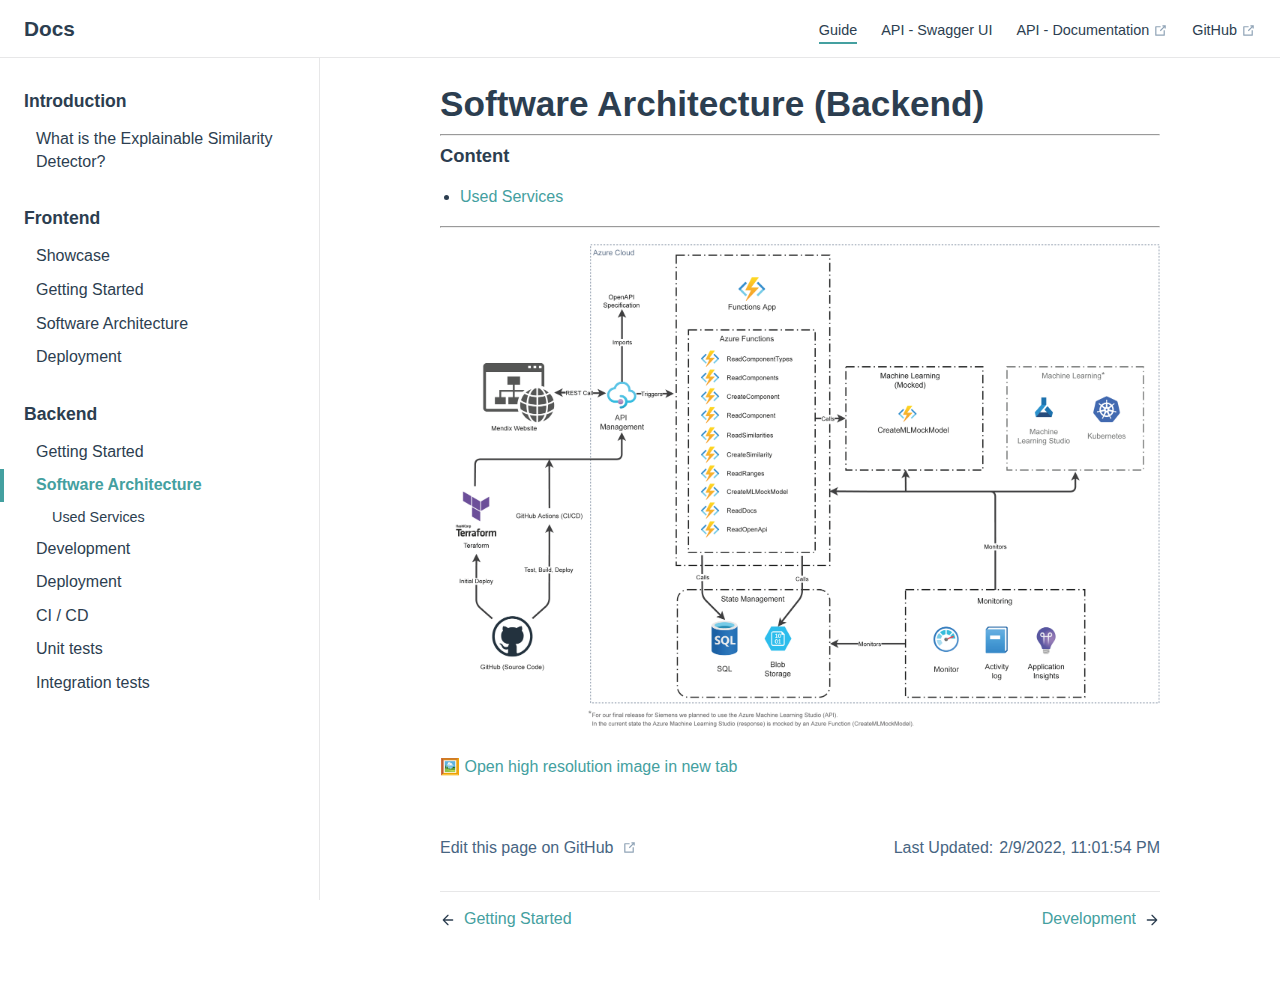
<file: guide/backend/software-architecture-backend.html>
<!DOCTYPE html>
<html lang="en-US">
  <head>
    <meta charset="utf-8">
    <meta name="viewport" content="width=device-width,initial-scale=1">
    <title>Software Architecture (Backend) | Docs</title>
    <meta name="description" content="Documentation.">
    <link rel="stylesheet" href="/assets/style.7c8ae0f0.css">
    <link rel="modulepreload" href="/assets/Home.1020d8ec.js">
    <link rel="modulepreload" href="/assets/app.9b460b2f.js">
    <link rel="modulepreload" href="/assets/guide_backend_software-architecture-backend.md.e96231a9.lean.js">
    
    <meta name="twitter:title" content="Software Architecture (Backend) | Docs">
  <meta property="og:title" content="Software Architecture (Backend) | Docs">
  </head>
  <body>
    <div id="app"><!--[--><div class="theme"><header class="nav-bar" data-v-5f594917><div class="sidebar-button" data-v-5f594917><svg class="icon" xmlns="http://www.w3.org/2000/svg" aria-hidden="true" role="img" viewBox="0 0 448 512"><path fill="currentColor" d="M436 124H12c-6.627 0-12-5.373-12-12V80c0-6.627 5.373-12 12-12h424c6.627 0 12 5.373 12 12v32c0 6.627-5.373 12-12 12zm0 160H12c-6.627 0-12-5.373-12-12v-32c0-6.627 5.373-12 12-12h424c6.627 0 12 5.373 12 12v32c0 6.627-5.373 12-12 12zm0 160H12c-6.627 0-12-5.373-12-12v-32c0-6.627 5.373-12 12-12h424c6.627 0 12 5.373 12 12v32c0 6.627-5.373 12-12 12z" class></path></svg></div><a class="nav-bar-title" href="/" aria-label="Docs, back to home" data-v-5f594917 data-v-100925b7><!----> Docs</a><div class="flex-grow" data-v-5f594917></div><div class="nav" data-v-5f594917><nav class="nav-links" data-v-5f594917 data-v-a32cf202><!--[--><div class="item" data-v-a32cf202><div class="nav-link" data-v-a32cf202 data-v-c15a9f08><a class="item active" href="/guide/" data-v-c15a9f08>Guide <!----></a></div></div><div class="item" data-v-a32cf202><div class="nav-link" data-v-a32cf202 data-v-c15a9f08><a class="item isExternal" href="./swagger-ui/index.html" target="_blank" rel="noopener noreferrer" data-v-c15a9f08>API - Swagger UI <svg class="icon outbound" xmlns="http://www.w3.org/2000/svg" aria-hidden="true" x="0px" y="0px" viewbox="0 0 100 100" width="15" height="15" data-v-c15a9f08><path fill="currentColor" d="M18.8,85.1h56l0,0c2.2,0,4-1.8,4-4v-32h-8v28h-48v-48h28v-8h-32l0,0c-2.2,0-4,1.8-4,4v56C14.8,83.3,16.6,85.1,18.8,85.1z"></path><polygon fill="currentColor" points="45.7,48.7 51.3,54.3 77.2,28.5 77.2,37.2 85.2,37.2 85.2,14.9 62.8,14.9 62.8,22.9 71.5,22.9"></polygon></svg></a></div></div><div class="item" data-v-a32cf202><div class="nav-link" data-v-a32cf202 data-v-c15a9f08><a class="item isExternal" href="https://amospj6.z6.web.core.windows.net/" target="_blank" rel="noopener noreferrer" data-v-c15a9f08>API - Documentation <svg class="icon outbound" xmlns="http://www.w3.org/2000/svg" aria-hidden="true" x="0px" y="0px" viewbox="0 0 100 100" width="15" height="15" data-v-c15a9f08><path fill="currentColor" d="M18.8,85.1h56l0,0c2.2,0,4-1.8,4-4v-32h-8v28h-48v-48h28v-8h-32l0,0c-2.2,0-4,1.8-4,4v56C14.8,83.3,16.6,85.1,18.8,85.1z"></path><polygon fill="currentColor" points="45.7,48.7 51.3,54.3 77.2,28.5 77.2,37.2 85.2,37.2 85.2,14.9 62.8,14.9 62.8,22.9 71.5,22.9"></polygon></svg></a></div></div><!--]--><!----><div class="item" data-v-a32cf202><div class="nav-link" data-v-a32cf202 data-v-c15a9f08><a class="item isExternal" href="https://github.com/amosproj/amos2021ws06-exp-similarity-detector" target="_blank" rel="noopener noreferrer" data-v-c15a9f08>GitHub <svg class="icon outbound" xmlns="http://www.w3.org/2000/svg" aria-hidden="true" x="0px" y="0px" viewbox="0 0 100 100" width="15" height="15" data-v-c15a9f08><path fill="currentColor" d="M18.8,85.1h56l0,0c2.2,0,4-1.8,4-4v-32h-8v28h-48v-48h28v-8h-32l0,0c-2.2,0-4,1.8-4,4v56C14.8,83.3,16.6,85.1,18.8,85.1z"></path><polygon fill="currentColor" points="45.7,48.7 51.3,54.3 77.2,28.5 77.2,37.2 85.2,37.2 85.2,14.9 62.8,14.9 62.8,22.9 71.5,22.9"></polygon></svg></a></div></div></nav></div><!--[--><!--]--></header><aside class="sidebar" data-v-26e9480e><nav class="nav-links nav" data-v-26e9480e data-v-a32cf202><!--[--><div class="item" data-v-a32cf202><div class="nav-link" data-v-a32cf202 data-v-c15a9f08><a class="item active" href="/guide/" data-v-c15a9f08>Guide <!----></a></div></div><div class="item" data-v-a32cf202><div class="nav-link" data-v-a32cf202 data-v-c15a9f08><a class="item isExternal" href="./swagger-ui/index.html" target="_blank" rel="noopener noreferrer" data-v-c15a9f08>API - Swagger UI <svg class="icon outbound" xmlns="http://www.w3.org/2000/svg" aria-hidden="true" x="0px" y="0px" viewbox="0 0 100 100" width="15" height="15" data-v-c15a9f08><path fill="currentColor" d="M18.8,85.1h56l0,0c2.2,0,4-1.8,4-4v-32h-8v28h-48v-48h28v-8h-32l0,0c-2.2,0-4,1.8-4,4v56C14.8,83.3,16.6,85.1,18.8,85.1z"></path><polygon fill="currentColor" points="45.7,48.7 51.3,54.3 77.2,28.5 77.2,37.2 85.2,37.2 85.2,14.9 62.8,14.9 62.8,22.9 71.5,22.9"></polygon></svg></a></div></div><div class="item" data-v-a32cf202><div class="nav-link" data-v-a32cf202 data-v-c15a9f08><a class="item isExternal" href="https://amospj6.z6.web.core.windows.net/" target="_blank" rel="noopener noreferrer" data-v-c15a9f08>API - Documentation <svg class="icon outbound" xmlns="http://www.w3.org/2000/svg" aria-hidden="true" x="0px" y="0px" viewbox="0 0 100 100" width="15" height="15" data-v-c15a9f08><path fill="currentColor" d="M18.8,85.1h56l0,0c2.2,0,4-1.8,4-4v-32h-8v28h-48v-48h28v-8h-32l0,0c-2.2,0-4,1.8-4,4v56C14.8,83.3,16.6,85.1,18.8,85.1z"></path><polygon fill="currentColor" points="45.7,48.7 51.3,54.3 77.2,28.5 77.2,37.2 85.2,37.2 85.2,14.9 62.8,14.9 62.8,22.9 71.5,22.9"></polygon></svg></a></div></div><!--]--><!----><div class="item" data-v-a32cf202><div class="nav-link" data-v-a32cf202 data-v-c15a9f08><a class="item isExternal" href="https://github.com/amosproj/amos2021ws06-exp-similarity-detector" target="_blank" rel="noopener noreferrer" data-v-c15a9f08>GitHub <svg class="icon outbound" xmlns="http://www.w3.org/2000/svg" aria-hidden="true" x="0px" y="0px" viewbox="0 0 100 100" width="15" height="15" data-v-c15a9f08><path fill="currentColor" d="M18.8,85.1h56l0,0c2.2,0,4-1.8,4-4v-32h-8v28h-48v-48h28v-8h-32l0,0c-2.2,0-4,1.8-4,4v56C14.8,83.3,16.6,85.1,18.8,85.1z"></path><polygon fill="currentColor" points="45.7,48.7 51.3,54.3 77.2,28.5 77.2,37.2 85.2,37.2 85.2,14.9 62.8,14.9 62.8,22.9 71.5,22.9"></polygon></svg></a></div></div></nav><!--[--><!--]--><ul class="sidebar-links" data-v-26e9480e><!--[--><li class="sidebar-link"><p class="sidebar-link-item">Introduction</p><ul class="sidebar-links"><li class="sidebar-link"><a class="sidebar-link-item" href="/guide/">What is the Explainable Similarity Detector?</a><!----></li></ul></li><li class="sidebar-link"><p class="sidebar-link-item">Frontend</p><ul class="sidebar-links"><li class="sidebar-link"><a class="sidebar-link-item" href="/guide/frontend/showcase">Showcase</a><!----></li><li class="sidebar-link"><a class="sidebar-link-item" href="/guide/frontend/getting-started-frontend">Getting Started</a><!----></li><li class="sidebar-link"><a class="sidebar-link-item" href="/guide/frontend/software-architecture-frontend">Software Architecture</a><!----></li><li class="sidebar-link"><a class="sidebar-link-item" href="/guide/frontend/deployment">Deployment</a><!----></li></ul></li><li class="sidebar-link"><p class="sidebar-link-item">Backend</p><ul class="sidebar-links"><li class="sidebar-link"><a class="sidebar-link-item" href="/guide/backend/getting-started-backend">Getting Started</a><!----></li><li class="sidebar-link"><a class="sidebar-link-item active" href="/guide/backend/software-architecture-backend">Software Architecture</a><ul class="sidebar-links"><li class="sidebar-link"><a class="sidebar-link-item" href="#used-services">Used Services</a><!----></li></ul></li><li class="sidebar-link"><a class="sidebar-link-item" href="/guide/backend/development">Development</a><!----></li><li class="sidebar-link"><a class="sidebar-link-item" href="/guide/backend/deployment">Deployment</a><!----></li><li class="sidebar-link"><a class="sidebar-link-item" href="/guide/backend/ci-cd">CI / CD</a><!----></li><li class="sidebar-link"><a class="sidebar-link-item" href="/guide/backend/tests-unit">Unit tests</a><!----></li><li class="sidebar-link"><a class="sidebar-link-item" href="/guide/backend/tests-integration">Integration tests</a><!----></li></ul></li><!--]--></ul><!--[--><!--]--></aside><div class="sidebar-mask"></div><main class="page" data-v-25a2faf4><div class="container" data-v-25a2faf4><!--[--><!--]--><div style="position:relative;" class="content" data-v-25a2faf4><div><h1 id="frontmatter-title" tabindex="-1">Software Architecture (Backend) <a class="header-anchor" href="#frontmatter-title" aria-hidden="true">#</a></h1><hr><h4 id="content" tabindex="-1">Content <a class="header-anchor" href="#content" aria-hidden="true">#</a></h4><p><div class="table-of-contents"><ul><li><a href="#used-services">Used Services</a></li></ul></div></p><hr><p><a title="Open high resolution image in new tab" target="_blank" href="/software-architecture/software-architecture-backend.png"><img src="/software-architecture/software-architecture-backend-interlaced.png" alt="Software Architecture"></a></p><p><a title="Software Architecture" target="_blank" href="/software-architecture/software-architecture-backend.png"> 🖼️ Open high resolution image in new tab </a></p><h2 id="used-services" tabindex="-1">Used Services <a class="header-anchor" href="#used-services" aria-hidden="true">#</a></h2><ul><li>Azure <ul><li><a href="https://azure.microsoft.com/de-de/services/api-management/" target="_blank" rel="noopener noreferrer">Azure API Management</a></li><li><a href="https://azure.microsoft.com/de-de/services/functions/" target="_blank" rel="noopener noreferrer">Azure Functions</a></li><li><a href="https://azure.microsoft.com/de-de/products/azure-sql/" target="_blank" rel="noopener noreferrer">Azure SQL</a></li><li><a href="https://azure.microsoft.com/de-de/services/storage/blobs/" target="_blank" rel="noopener noreferrer">Azure Blob Storage</a></li><li><a href="https://azure.microsoft.com/de-de/services/machine-learning/" target="_blank" rel="noopener noreferrer">Azure Machine Learning</a></li><li><a href="https://azure.microsoft.com/de-de/services/monitor/" target="_blank" rel="noopener noreferrer">Azure Monitor</a></li><li>Azure Activity Log</li><li><a href="https://azure.microsoft.com/de-de/services/monitor/" target="_blank" rel="noopener noreferrer">Azure Application Insights</a></li></ul></li><li>Git <ul><li><a href="https://github.com/" target="_blank" rel="noopener noreferrer">GitHub</a></li><li><a href="https://github.com/features/actions" target="_blank" rel="noopener noreferrer">GitHub Actions</a></li></ul></li></ul></div></div><footer class="page-footer" data-v-25a2faf4 data-v-a9294842><div class="edit" data-v-a9294842><div class="edit-link" data-v-a9294842 data-v-49af3ad2><a class="link" href="https://github.com/amosproj/amos2021ws06-exp-similarity-detector/edit/main/docs/guide/backend/software-architecture-backend.md" target="_blank" rel="noopener noreferrer" data-v-49af3ad2>Edit this page on GitHub <svg class="icon outbound icon" xmlns="http://www.w3.org/2000/svg" aria-hidden="true" x="0px" y="0px" viewbox="0 0 100 100" width="15" height="15" data-v-49af3ad2><path fill="currentColor" d="M18.8,85.1h56l0,0c2.2,0,4-1.8,4-4v-32h-8v28h-48v-48h28v-8h-32l0,0c-2.2,0-4,1.8-4,4v56C14.8,83.3,16.6,85.1,18.8,85.1z"></path><polygon fill="currentColor" points="45.7,48.7 51.3,54.3 77.2,28.5 77.2,37.2 85.2,37.2 85.2,14.9 62.8,14.9 62.8,22.9 71.5,22.9"></polygon></svg></a></div></div><div class="updated" data-v-a9294842><p class="last-updated" data-v-a9294842 data-v-b800ed96><span class="prefix" data-v-b800ed96>Last Updated:</span><span class="datetime" data-v-b800ed96></span></p></div></footer><div class="next-and-prev-link" data-v-25a2faf4 data-v-178f5e5d><div class="container" data-v-178f5e5d><div class="prev" data-v-178f5e5d><a class="link" href="/guide/backend/getting-started-backend" data-v-178f5e5d><svg xmlns="http://www.w3.org/2000/svg" viewbox="0 0 24 24" class="icon icon-prev" data-v-178f5e5d><path d="M19,11H7.4l5.3-5.3c0.4-0.4,0.4-1,0-1.4s-1-0.4-1.4,0l-7,7c-0.1,0.1-0.2,0.2-0.2,0.3c-0.1,0.2-0.1,0.5,0,0.8c0.1,0.1,0.1,0.2,0.2,0.3l7,7c0.2,0.2,0.5,0.3,0.7,0.3s0.5-0.1,0.7-0.3c0.4-0.4,0.4-1,0-1.4L7.4,13H19c0.6,0,1-0.4,1-1S19.6,11,19,11z"></path></svg><span class="text" data-v-178f5e5d>Getting Started</span></a></div><div class="next" data-v-178f5e5d><a class="link" href="/guide/backend/development" data-v-178f5e5d><span class="text" data-v-178f5e5d>Development</span><svg xmlns="http://www.w3.org/2000/svg" viewbox="0 0 24 24" class="icon icon-next" data-v-178f5e5d><path d="M19.9,12.4c0.1-0.2,0.1-0.5,0-0.8c-0.1-0.1-0.1-0.2-0.2-0.3l-7-7c-0.4-0.4-1-0.4-1.4,0s-0.4,1,0,1.4l5.3,5.3H5c-0.6,0-1,0.4-1,1s0.4,1,1,1h11.6l-5.3,5.3c-0.4,0.4-0.4,1,0,1.4c0.2,0.2,0.5,0.3,0.7,0.3s0.5-0.1,0.7-0.3l7-7C19.8,12.6,19.9,12.5,19.9,12.4z"></path></svg></a></div></div></div><!--[--><!--]--></div></main></div><!----><!--]--></div>
    <script>__VP_HASH_MAP__ = JSON.parse("{\"guide_backend_ci-cd.md\":\"3db48cbc\",\"guide_backend_deployment.md\":\"31af72f0\",\"guide_backend_development.md\":\"8eddc4ce\",\"guide_backend_getting-started-backend.md\":\"08fb5e68\",\"guide_backend_software-architecture-backend.md\":\"e96231a9\",\"guide_backend_tests-integration.md\":\"5646c9a4\",\"guide_backend_tests-unit.md\":\"2e654dac\",\"guide_frontend_deployment.md\":\"55d2f600\",\"guide_frontend_getting-started-frontend.md\":\"53eadae8\",\"guide_frontend_showcase.md\":\"655a70ca\",\"guide_frontend_software-architecture-frontend.md\":\"2d1342f2\",\"guide_index.md\":\"0999778d\",\"index.md\":\"225170a7\"}")</script>
    <script type="module" async src="/assets/app.9b460b2f.js"></script>
    
  </body>
</html>
</file>
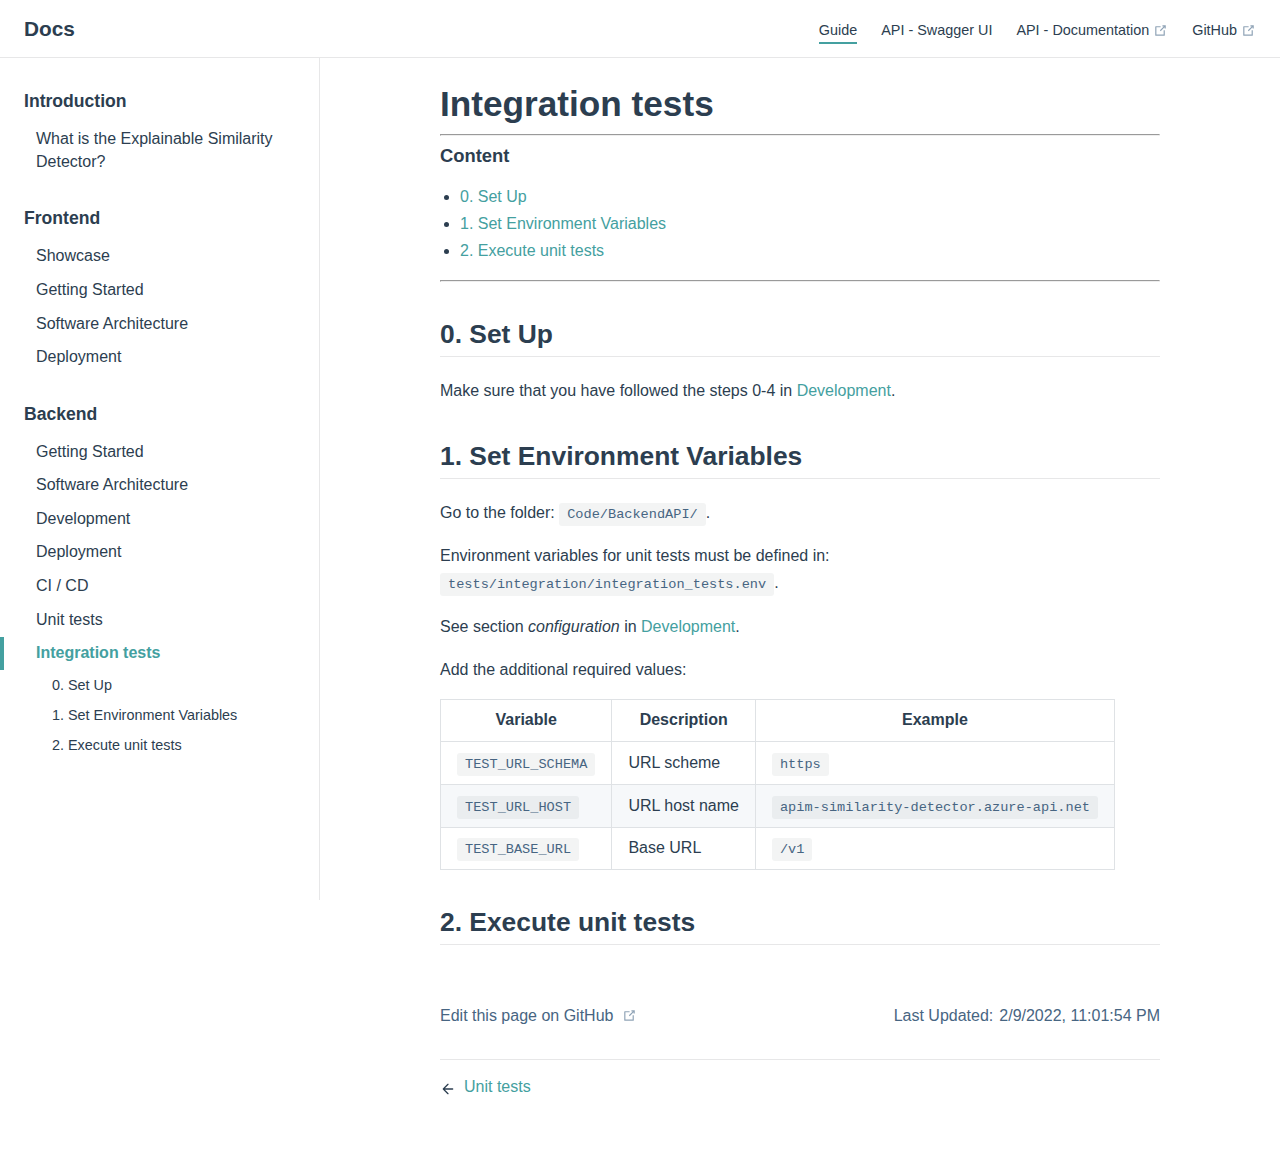
<file: guide/backend/tests-integration.html>
<!DOCTYPE html>
<html lang="en-US">
  <head>
    <meta charset="utf-8">
    <meta name="viewport" content="width=device-width,initial-scale=1">
    <title>Integration tests | Docs</title>
    <meta name="description" content="Documentation.">
    <link rel="stylesheet" href="/assets/style.7c8ae0f0.css">
    <link rel="modulepreload" href="/assets/Home.1020d8ec.js">
    <link rel="modulepreload" href="/assets/app.9b460b2f.js">
    <link rel="modulepreload" href="/assets/guide_backend_tests-integration.md.5646c9a4.lean.js">
    
    <meta name="twitter:title" content="Integration tests | Docs">
  <meta property="og:title" content="Integration tests | Docs">
  </head>
  <body>
    <div id="app"><!--[--><div class="theme"><header class="nav-bar" data-v-5f594917><div class="sidebar-button" data-v-5f594917><svg class="icon" xmlns="http://www.w3.org/2000/svg" aria-hidden="true" role="img" viewBox="0 0 448 512"><path fill="currentColor" d="M436 124H12c-6.627 0-12-5.373-12-12V80c0-6.627 5.373-12 12-12h424c6.627 0 12 5.373 12 12v32c0 6.627-5.373 12-12 12zm0 160H12c-6.627 0-12-5.373-12-12v-32c0-6.627 5.373-12 12-12h424c6.627 0 12 5.373 12 12v32c0 6.627-5.373 12-12 12zm0 160H12c-6.627 0-12-5.373-12-12v-32c0-6.627 5.373-12 12-12h424c6.627 0 12 5.373 12 12v32c0 6.627-5.373 12-12 12z" class></path></svg></div><a class="nav-bar-title" href="/" aria-label="Docs, back to home" data-v-5f594917 data-v-100925b7><!----> Docs</a><div class="flex-grow" data-v-5f594917></div><div class="nav" data-v-5f594917><nav class="nav-links" data-v-5f594917 data-v-a32cf202><!--[--><div class="item" data-v-a32cf202><div class="nav-link" data-v-a32cf202 data-v-c15a9f08><a class="item active" href="/guide/" data-v-c15a9f08>Guide <!----></a></div></div><div class="item" data-v-a32cf202><div class="nav-link" data-v-a32cf202 data-v-c15a9f08><a class="item isExternal" href="./swagger-ui/index.html" target="_blank" rel="noopener noreferrer" data-v-c15a9f08>API - Swagger UI <svg class="icon outbound" xmlns="http://www.w3.org/2000/svg" aria-hidden="true" x="0px" y="0px" viewbox="0 0 100 100" width="15" height="15" data-v-c15a9f08><path fill="currentColor" d="M18.8,85.1h56l0,0c2.2,0,4-1.8,4-4v-32h-8v28h-48v-48h28v-8h-32l0,0c-2.2,0-4,1.8-4,4v56C14.8,83.3,16.6,85.1,18.8,85.1z"></path><polygon fill="currentColor" points="45.7,48.7 51.3,54.3 77.2,28.5 77.2,37.2 85.2,37.2 85.2,14.9 62.8,14.9 62.8,22.9 71.5,22.9"></polygon></svg></a></div></div><div class="item" data-v-a32cf202><div class="nav-link" data-v-a32cf202 data-v-c15a9f08><a class="item isExternal" href="https://amospj6.z6.web.core.windows.net/" target="_blank" rel="noopener noreferrer" data-v-c15a9f08>API - Documentation <svg class="icon outbound" xmlns="http://www.w3.org/2000/svg" aria-hidden="true" x="0px" y="0px" viewbox="0 0 100 100" width="15" height="15" data-v-c15a9f08><path fill="currentColor" d="M18.8,85.1h56l0,0c2.2,0,4-1.8,4-4v-32h-8v28h-48v-48h28v-8h-32l0,0c-2.2,0-4,1.8-4,4v56C14.8,83.3,16.6,85.1,18.8,85.1z"></path><polygon fill="currentColor" points="45.7,48.7 51.3,54.3 77.2,28.5 77.2,37.2 85.2,37.2 85.2,14.9 62.8,14.9 62.8,22.9 71.5,22.9"></polygon></svg></a></div></div><!--]--><!----><div class="item" data-v-a32cf202><div class="nav-link" data-v-a32cf202 data-v-c15a9f08><a class="item isExternal" href="https://github.com/amosproj/amos2021ws06-exp-similarity-detector" target="_blank" rel="noopener noreferrer" data-v-c15a9f08>GitHub <svg class="icon outbound" xmlns="http://www.w3.org/2000/svg" aria-hidden="true" x="0px" y="0px" viewbox="0 0 100 100" width="15" height="15" data-v-c15a9f08><path fill="currentColor" d="M18.8,85.1h56l0,0c2.2,0,4-1.8,4-4v-32h-8v28h-48v-48h28v-8h-32l0,0c-2.2,0-4,1.8-4,4v56C14.8,83.3,16.6,85.1,18.8,85.1z"></path><polygon fill="currentColor" points="45.7,48.7 51.3,54.3 77.2,28.5 77.2,37.2 85.2,37.2 85.2,14.9 62.8,14.9 62.8,22.9 71.5,22.9"></polygon></svg></a></div></div></nav></div><!--[--><!--]--></header><aside class="sidebar" data-v-26e9480e><nav class="nav-links nav" data-v-26e9480e data-v-a32cf202><!--[--><div class="item" data-v-a32cf202><div class="nav-link" data-v-a32cf202 data-v-c15a9f08><a class="item active" href="/guide/" data-v-c15a9f08>Guide <!----></a></div></div><div class="item" data-v-a32cf202><div class="nav-link" data-v-a32cf202 data-v-c15a9f08><a class="item isExternal" href="./swagger-ui/index.html" target="_blank" rel="noopener noreferrer" data-v-c15a9f08>API - Swagger UI <svg class="icon outbound" xmlns="http://www.w3.org/2000/svg" aria-hidden="true" x="0px" y="0px" viewbox="0 0 100 100" width="15" height="15" data-v-c15a9f08><path fill="currentColor" d="M18.8,85.1h56l0,0c2.2,0,4-1.8,4-4v-32h-8v28h-48v-48h28v-8h-32l0,0c-2.2,0-4,1.8-4,4v56C14.8,83.3,16.6,85.1,18.8,85.1z"></path><polygon fill="currentColor" points="45.7,48.7 51.3,54.3 77.2,28.5 77.2,37.2 85.2,37.2 85.2,14.9 62.8,14.9 62.8,22.9 71.5,22.9"></polygon></svg></a></div></div><div class="item" data-v-a32cf202><div class="nav-link" data-v-a32cf202 data-v-c15a9f08><a class="item isExternal" href="https://amospj6.z6.web.core.windows.net/" target="_blank" rel="noopener noreferrer" data-v-c15a9f08>API - Documentation <svg class="icon outbound" xmlns="http://www.w3.org/2000/svg" aria-hidden="true" x="0px" y="0px" viewbox="0 0 100 100" width="15" height="15" data-v-c15a9f08><path fill="currentColor" d="M18.8,85.1h56l0,0c2.2,0,4-1.8,4-4v-32h-8v28h-48v-48h28v-8h-32l0,0c-2.2,0-4,1.8-4,4v56C14.8,83.3,16.6,85.1,18.8,85.1z"></path><polygon fill="currentColor" points="45.7,48.7 51.3,54.3 77.2,28.5 77.2,37.2 85.2,37.2 85.2,14.9 62.8,14.9 62.8,22.9 71.5,22.9"></polygon></svg></a></div></div><!--]--><!----><div class="item" data-v-a32cf202><div class="nav-link" data-v-a32cf202 data-v-c15a9f08><a class="item isExternal" href="https://github.com/amosproj/amos2021ws06-exp-similarity-detector" target="_blank" rel="noopener noreferrer" data-v-c15a9f08>GitHub <svg class="icon outbound" xmlns="http://www.w3.org/2000/svg" aria-hidden="true" x="0px" y="0px" viewbox="0 0 100 100" width="15" height="15" data-v-c15a9f08><path fill="currentColor" d="M18.8,85.1h56l0,0c2.2,0,4-1.8,4-4v-32h-8v28h-48v-48h28v-8h-32l0,0c-2.2,0-4,1.8-4,4v56C14.8,83.3,16.6,85.1,18.8,85.1z"></path><polygon fill="currentColor" points="45.7,48.7 51.3,54.3 77.2,28.5 77.2,37.2 85.2,37.2 85.2,14.9 62.8,14.9 62.8,22.9 71.5,22.9"></polygon></svg></a></div></div></nav><!--[--><!--]--><ul class="sidebar-links" data-v-26e9480e><!--[--><li class="sidebar-link"><p class="sidebar-link-item">Introduction</p><ul class="sidebar-links"><li class="sidebar-link"><a class="sidebar-link-item" href="/guide/">What is the Explainable Similarity Detector?</a><!----></li></ul></li><li class="sidebar-link"><p class="sidebar-link-item">Frontend</p><ul class="sidebar-links"><li class="sidebar-link"><a class="sidebar-link-item" href="/guide/frontend/showcase">Showcase</a><!----></li><li class="sidebar-link"><a class="sidebar-link-item" href="/guide/frontend/getting-started-frontend">Getting Started</a><!----></li><li class="sidebar-link"><a class="sidebar-link-item" href="/guide/frontend/software-architecture-frontend">Software Architecture</a><!----></li><li class="sidebar-link"><a class="sidebar-link-item" href="/guide/frontend/deployment">Deployment</a><!----></li></ul></li><li class="sidebar-link"><p class="sidebar-link-item">Backend</p><ul class="sidebar-links"><li class="sidebar-link"><a class="sidebar-link-item" href="/guide/backend/getting-started-backend">Getting Started</a><!----></li><li class="sidebar-link"><a class="sidebar-link-item" href="/guide/backend/software-architecture-backend">Software Architecture</a><!----></li><li class="sidebar-link"><a class="sidebar-link-item" href="/guide/backend/development">Development</a><!----></li><li class="sidebar-link"><a class="sidebar-link-item" href="/guide/backend/deployment">Deployment</a><!----></li><li class="sidebar-link"><a class="sidebar-link-item" href="/guide/backend/ci-cd">CI / CD</a><!----></li><li class="sidebar-link"><a class="sidebar-link-item" href="/guide/backend/tests-unit">Unit tests</a><!----></li><li class="sidebar-link"><a class="sidebar-link-item active" href="/guide/backend/tests-integration">Integration tests</a><ul class="sidebar-links"><li class="sidebar-link"><a class="sidebar-link-item" href="#_0-set-up">0. Set Up</a><!----></li><li class="sidebar-link"><a class="sidebar-link-item" href="#_1-set-environment-variables">1. Set Environment Variables</a><!----></li><li class="sidebar-link"><a class="sidebar-link-item" href="#_2-execute-unit-tests">2. Execute unit tests</a><!----></li></ul></li></ul></li><!--]--></ul><!--[--><!--]--></aside><div class="sidebar-mask"></div><main class="page" data-v-25a2faf4><div class="container" data-v-25a2faf4><!--[--><!--]--><div style="position:relative;" class="content" data-v-25a2faf4><div><h1 id="integration-tests" tabindex="-1">Integration tests <a class="header-anchor" href="#integration-tests" aria-hidden="true">#</a></h1><hr><h4 id="content" tabindex="-1">Content <a class="header-anchor" href="#content" aria-hidden="true">#</a></h4><p><div class="table-of-contents"><ul><li><a href="#_0-set-up">0. Set Up</a></li><li><a href="#_1-set-environment-variables">1. Set Environment Variables</a></li><li><a href="#_2-execute-unit-tests">2. Execute unit tests</a></li></ul></div></p><hr><h2 id="_0-set-up" tabindex="-1">0. Set Up <a class="header-anchor" href="#_0-set-up" aria-hidden="true">#</a></h2><p>Make sure that you have followed the steps 0-4 in <a href="/guide/backend/development.html">Development</a>.</p><h2 id="_1-set-environment-variables" tabindex="-1">1. Set Environment Variables <a class="header-anchor" href="#_1-set-environment-variables" aria-hidden="true">#</a></h2><p>Go to the folder: <code>Code/BackendAPI/</code>.</p><p>Environment variables for unit tests must be defined in: <code>tests/integration/integration_tests.env</code>.</p><p>See section <em>configuration</em> in <a href="/guide/backend/development.html#configuration">Development</a>.</p><p>Add the additional required values:</p><table><thead><tr><th>Variable</th><th>Description</th><th>Example</th></tr></thead><tbody><tr><td><code>TEST_URL_SCHEMA</code></td><td>URL scheme</td><td><code>https</code></td></tr><tr><td><code>TEST_URL_HOST</code></td><td>URL host name</td><td><code>apim-similarity-detector.azure-api.net</code></td></tr><tr><td><code>TEST_BASE_URL</code></td><td>Base URL</td><td><code>/v1</code></td></tr></tbody></table><h2 id="_2-execute-unit-tests" tabindex="-1">2. Execute unit tests <a class="header-anchor" href="#_2-execute-unit-tests" aria-hidden="true">#</a></h2><div class="language-bash"><pre><code><span class="token comment"># Windows</span>
.<span class="token punctuation">\</span>make.ps1 -IntegrationTests
</code></pre></div><div class="language-bash"><pre><code><span class="token comment"># Console</span>
python -m pytest --envfile ./tests/integration/integration_tests.env tests/integration
</code></pre></div></div></div><footer class="page-footer" data-v-25a2faf4 data-v-a9294842><div class="edit" data-v-a9294842><div class="edit-link" data-v-a9294842 data-v-49af3ad2><a class="link" href="https://github.com/amosproj/amos2021ws06-exp-similarity-detector/edit/main/docs/guide/backend/tests-integration.md" target="_blank" rel="noopener noreferrer" data-v-49af3ad2>Edit this page on GitHub <svg class="icon outbound icon" xmlns="http://www.w3.org/2000/svg" aria-hidden="true" x="0px" y="0px" viewbox="0 0 100 100" width="15" height="15" data-v-49af3ad2><path fill="currentColor" d="M18.8,85.1h56l0,0c2.2,0,4-1.8,4-4v-32h-8v28h-48v-48h28v-8h-32l0,0c-2.2,0-4,1.8-4,4v56C14.8,83.3,16.6,85.1,18.8,85.1z"></path><polygon fill="currentColor" points="45.7,48.7 51.3,54.3 77.2,28.5 77.2,37.2 85.2,37.2 85.2,14.9 62.8,14.9 62.8,22.9 71.5,22.9"></polygon></svg></a></div></div><div class="updated" data-v-a9294842><p class="last-updated" data-v-a9294842 data-v-b800ed96><span class="prefix" data-v-b800ed96>Last Updated:</span><span class="datetime" data-v-b800ed96></span></p></div></footer><div class="next-and-prev-link" data-v-25a2faf4 data-v-178f5e5d><div class="container" data-v-178f5e5d><div class="prev" data-v-178f5e5d><a class="link" href="/guide/backend/tests-unit" data-v-178f5e5d><svg xmlns="http://www.w3.org/2000/svg" viewbox="0 0 24 24" class="icon icon-prev" data-v-178f5e5d><path d="M19,11H7.4l5.3-5.3c0.4-0.4,0.4-1,0-1.4s-1-0.4-1.4,0l-7,7c-0.1,0.1-0.2,0.2-0.2,0.3c-0.1,0.2-0.1,0.5,0,0.8c0.1,0.1,0.1,0.2,0.2,0.3l7,7c0.2,0.2,0.5,0.3,0.7,0.3s0.5-0.1,0.7-0.3c0.4-0.4,0.4-1,0-1.4L7.4,13H19c0.6,0,1-0.4,1-1S19.6,11,19,11z"></path></svg><span class="text" data-v-178f5e5d>Unit tests</span></a></div><div class="next" data-v-178f5e5d><!----></div></div></div><!--[--><!--]--></div></main></div><!----><!--]--></div>
    <script>__VP_HASH_MAP__ = JSON.parse("{\"guide_backend_ci-cd.md\":\"3db48cbc\",\"guide_backend_deployment.md\":\"31af72f0\",\"guide_backend_development.md\":\"8eddc4ce\",\"guide_backend_getting-started-backend.md\":\"08fb5e68\",\"guide_backend_software-architecture-backend.md\":\"e96231a9\",\"guide_backend_tests-integration.md\":\"5646c9a4\",\"guide_backend_tests-unit.md\":\"2e654dac\",\"guide_frontend_deployment.md\":\"55d2f600\",\"guide_frontend_getting-started-frontend.md\":\"53eadae8\",\"guide_frontend_showcase.md\":\"655a70ca\",\"guide_frontend_software-architecture-frontend.md\":\"2d1342f2\",\"guide_index.md\":\"0999778d\",\"index.md\":\"225170a7\"}")</script>
    <script type="module" async src="/assets/app.9b460b2f.js"></script>
    
  </body>
</html>
</file>
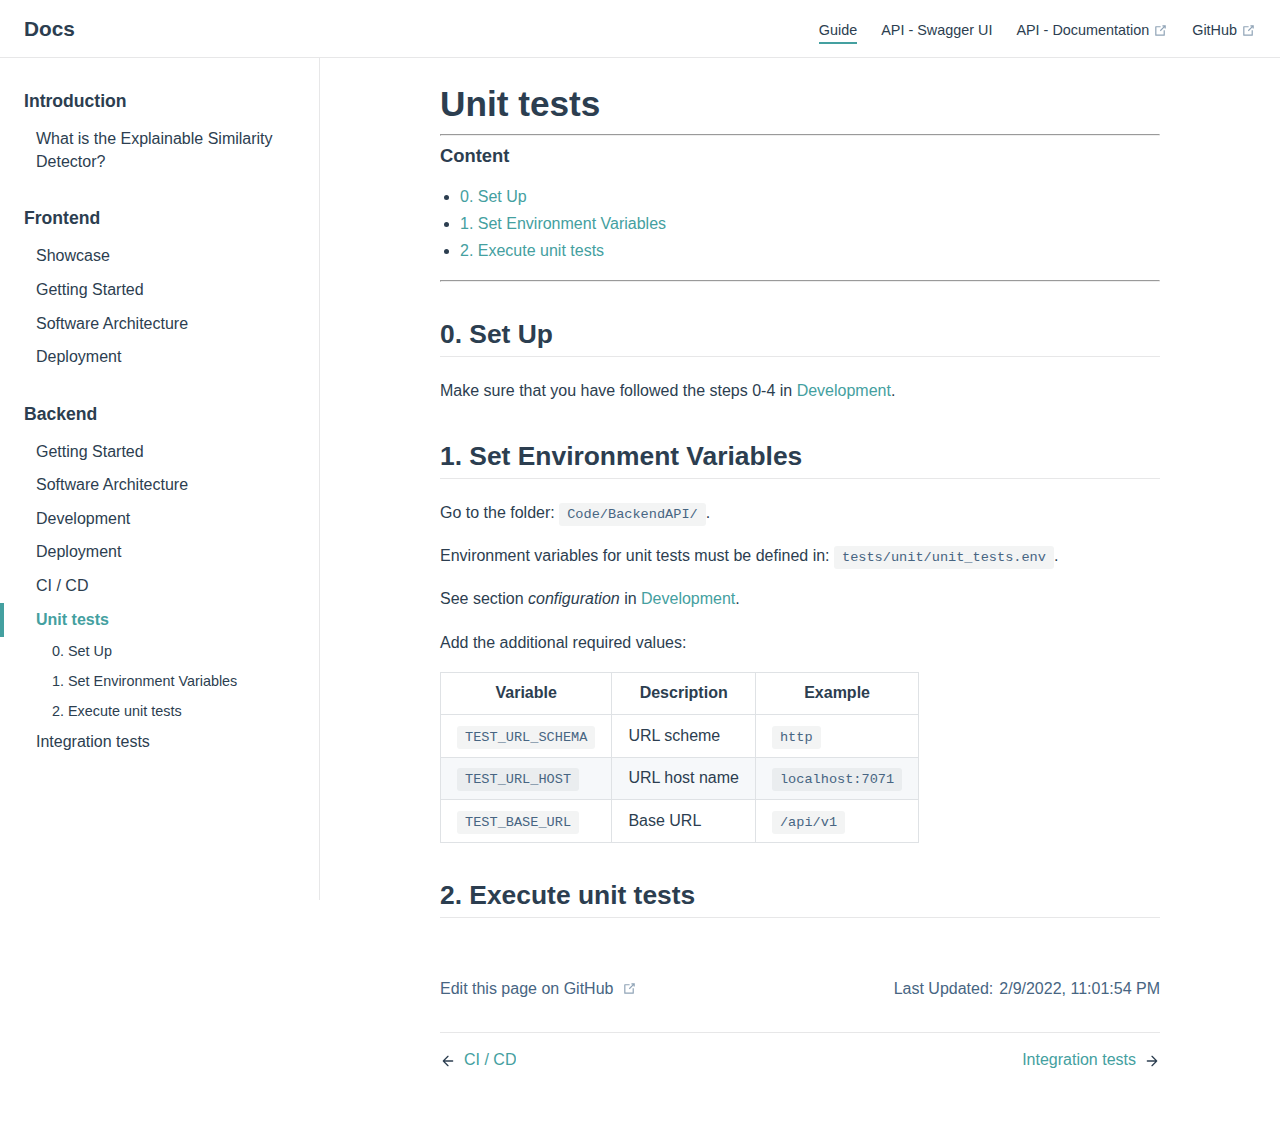
<file: guide/backend/tests-unit.html>
<!DOCTYPE html>
<html lang="en-US">
  <head>
    <meta charset="utf-8">
    <meta name="viewport" content="width=device-width,initial-scale=1">
    <title>Unit tests | Docs</title>
    <meta name="description" content="Documentation.">
    <link rel="stylesheet" href="/assets/style.7c8ae0f0.css">
    <link rel="modulepreload" href="/assets/Home.1020d8ec.js">
    <link rel="modulepreload" href="/assets/app.9b460b2f.js">
    <link rel="modulepreload" href="/assets/guide_backend_tests-unit.md.2e654dac.lean.js">
    
    <meta name="twitter:title" content="Unit tests | Docs">
  <meta property="og:title" content="Unit tests | Docs">
  </head>
  <body>
    <div id="app"><!--[--><div class="theme"><header class="nav-bar" data-v-5f594917><div class="sidebar-button" data-v-5f594917><svg class="icon" xmlns="http://www.w3.org/2000/svg" aria-hidden="true" role="img" viewBox="0 0 448 512"><path fill="currentColor" d="M436 124H12c-6.627 0-12-5.373-12-12V80c0-6.627 5.373-12 12-12h424c6.627 0 12 5.373 12 12v32c0 6.627-5.373 12-12 12zm0 160H12c-6.627 0-12-5.373-12-12v-32c0-6.627 5.373-12 12-12h424c6.627 0 12 5.373 12 12v32c0 6.627-5.373 12-12 12zm0 160H12c-6.627 0-12-5.373-12-12v-32c0-6.627 5.373-12 12-12h424c6.627 0 12 5.373 12 12v32c0 6.627-5.373 12-12 12z" class></path></svg></div><a class="nav-bar-title" href="/" aria-label="Docs, back to home" data-v-5f594917 data-v-100925b7><!----> Docs</a><div class="flex-grow" data-v-5f594917></div><div class="nav" data-v-5f594917><nav class="nav-links" data-v-5f594917 data-v-a32cf202><!--[--><div class="item" data-v-a32cf202><div class="nav-link" data-v-a32cf202 data-v-c15a9f08><a class="item active" href="/guide/" data-v-c15a9f08>Guide <!----></a></div></div><div class="item" data-v-a32cf202><div class="nav-link" data-v-a32cf202 data-v-c15a9f08><a class="item isExternal" href="./swagger-ui/index.html" target="_blank" rel="noopener noreferrer" data-v-c15a9f08>API - Swagger UI <svg class="icon outbound" xmlns="http://www.w3.org/2000/svg" aria-hidden="true" x="0px" y="0px" viewbox="0 0 100 100" width="15" height="15" data-v-c15a9f08><path fill="currentColor" d="M18.8,85.1h56l0,0c2.2,0,4-1.8,4-4v-32h-8v28h-48v-48h28v-8h-32l0,0c-2.2,0-4,1.8-4,4v56C14.8,83.3,16.6,85.1,18.8,85.1z"></path><polygon fill="currentColor" points="45.7,48.7 51.3,54.3 77.2,28.5 77.2,37.2 85.2,37.2 85.2,14.9 62.8,14.9 62.8,22.9 71.5,22.9"></polygon></svg></a></div></div><div class="item" data-v-a32cf202><div class="nav-link" data-v-a32cf202 data-v-c15a9f08><a class="item isExternal" href="https://amospj6.z6.web.core.windows.net/" target="_blank" rel="noopener noreferrer" data-v-c15a9f08>API - Documentation <svg class="icon outbound" xmlns="http://www.w3.org/2000/svg" aria-hidden="true" x="0px" y="0px" viewbox="0 0 100 100" width="15" height="15" data-v-c15a9f08><path fill="currentColor" d="M18.8,85.1h56l0,0c2.2,0,4-1.8,4-4v-32h-8v28h-48v-48h28v-8h-32l0,0c-2.2,0-4,1.8-4,4v56C14.8,83.3,16.6,85.1,18.8,85.1z"></path><polygon fill="currentColor" points="45.7,48.7 51.3,54.3 77.2,28.5 77.2,37.2 85.2,37.2 85.2,14.9 62.8,14.9 62.8,22.9 71.5,22.9"></polygon></svg></a></div></div><!--]--><!----><div class="item" data-v-a32cf202><div class="nav-link" data-v-a32cf202 data-v-c15a9f08><a class="item isExternal" href="https://github.com/amosproj/amos2021ws06-exp-similarity-detector" target="_blank" rel="noopener noreferrer" data-v-c15a9f08>GitHub <svg class="icon outbound" xmlns="http://www.w3.org/2000/svg" aria-hidden="true" x="0px" y="0px" viewbox="0 0 100 100" width="15" height="15" data-v-c15a9f08><path fill="currentColor" d="M18.8,85.1h56l0,0c2.2,0,4-1.8,4-4v-32h-8v28h-48v-48h28v-8h-32l0,0c-2.2,0-4,1.8-4,4v56C14.8,83.3,16.6,85.1,18.8,85.1z"></path><polygon fill="currentColor" points="45.7,48.7 51.3,54.3 77.2,28.5 77.2,37.2 85.2,37.2 85.2,14.9 62.8,14.9 62.8,22.9 71.5,22.9"></polygon></svg></a></div></div></nav></div><!--[--><!--]--></header><aside class="sidebar" data-v-26e9480e><nav class="nav-links nav" data-v-26e9480e data-v-a32cf202><!--[--><div class="item" data-v-a32cf202><div class="nav-link" data-v-a32cf202 data-v-c15a9f08><a class="item active" href="/guide/" data-v-c15a9f08>Guide <!----></a></div></div><div class="item" data-v-a32cf202><div class="nav-link" data-v-a32cf202 data-v-c15a9f08><a class="item isExternal" href="./swagger-ui/index.html" target="_blank" rel="noopener noreferrer" data-v-c15a9f08>API - Swagger UI <svg class="icon outbound" xmlns="http://www.w3.org/2000/svg" aria-hidden="true" x="0px" y="0px" viewbox="0 0 100 100" width="15" height="15" data-v-c15a9f08><path fill="currentColor" d="M18.8,85.1h56l0,0c2.2,0,4-1.8,4-4v-32h-8v28h-48v-48h28v-8h-32l0,0c-2.2,0-4,1.8-4,4v56C14.8,83.3,16.6,85.1,18.8,85.1z"></path><polygon fill="currentColor" points="45.7,48.7 51.3,54.3 77.2,28.5 77.2,37.2 85.2,37.2 85.2,14.9 62.8,14.9 62.8,22.9 71.5,22.9"></polygon></svg></a></div></div><div class="item" data-v-a32cf202><div class="nav-link" data-v-a32cf202 data-v-c15a9f08><a class="item isExternal" href="https://amospj6.z6.web.core.windows.net/" target="_blank" rel="noopener noreferrer" data-v-c15a9f08>API - Documentation <svg class="icon outbound" xmlns="http://www.w3.org/2000/svg" aria-hidden="true" x="0px" y="0px" viewbox="0 0 100 100" width="15" height="15" data-v-c15a9f08><path fill="currentColor" d="M18.8,85.1h56l0,0c2.2,0,4-1.8,4-4v-32h-8v28h-48v-48h28v-8h-32l0,0c-2.2,0-4,1.8-4,4v56C14.8,83.3,16.6,85.1,18.8,85.1z"></path><polygon fill="currentColor" points="45.7,48.7 51.3,54.3 77.2,28.5 77.2,37.2 85.2,37.2 85.2,14.9 62.8,14.9 62.8,22.9 71.5,22.9"></polygon></svg></a></div></div><!--]--><!----><div class="item" data-v-a32cf202><div class="nav-link" data-v-a32cf202 data-v-c15a9f08><a class="item isExternal" href="https://github.com/amosproj/amos2021ws06-exp-similarity-detector" target="_blank" rel="noopener noreferrer" data-v-c15a9f08>GitHub <svg class="icon outbound" xmlns="http://www.w3.org/2000/svg" aria-hidden="true" x="0px" y="0px" viewbox="0 0 100 100" width="15" height="15" data-v-c15a9f08><path fill="currentColor" d="M18.8,85.1h56l0,0c2.2,0,4-1.8,4-4v-32h-8v28h-48v-48h28v-8h-32l0,0c-2.2,0-4,1.8-4,4v56C14.8,83.3,16.6,85.1,18.8,85.1z"></path><polygon fill="currentColor" points="45.7,48.7 51.3,54.3 77.2,28.5 77.2,37.2 85.2,37.2 85.2,14.9 62.8,14.9 62.8,22.9 71.5,22.9"></polygon></svg></a></div></div></nav><!--[--><!--]--><ul class="sidebar-links" data-v-26e9480e><!--[--><li class="sidebar-link"><p class="sidebar-link-item">Introduction</p><ul class="sidebar-links"><li class="sidebar-link"><a class="sidebar-link-item" href="/guide/">What is the Explainable Similarity Detector?</a><!----></li></ul></li><li class="sidebar-link"><p class="sidebar-link-item">Frontend</p><ul class="sidebar-links"><li class="sidebar-link"><a class="sidebar-link-item" href="/guide/frontend/showcase">Showcase</a><!----></li><li class="sidebar-link"><a class="sidebar-link-item" href="/guide/frontend/getting-started-frontend">Getting Started</a><!----></li><li class="sidebar-link"><a class="sidebar-link-item" href="/guide/frontend/software-architecture-frontend">Software Architecture</a><!----></li><li class="sidebar-link"><a class="sidebar-link-item" href="/guide/frontend/deployment">Deployment</a><!----></li></ul></li><li class="sidebar-link"><p class="sidebar-link-item">Backend</p><ul class="sidebar-links"><li class="sidebar-link"><a class="sidebar-link-item" href="/guide/backend/getting-started-backend">Getting Started</a><!----></li><li class="sidebar-link"><a class="sidebar-link-item" href="/guide/backend/software-architecture-backend">Software Architecture</a><!----></li><li class="sidebar-link"><a class="sidebar-link-item" href="/guide/backend/development">Development</a><!----></li><li class="sidebar-link"><a class="sidebar-link-item" href="/guide/backend/deployment">Deployment</a><!----></li><li class="sidebar-link"><a class="sidebar-link-item" href="/guide/backend/ci-cd">CI / CD</a><!----></li><li class="sidebar-link"><a class="sidebar-link-item active" href="/guide/backend/tests-unit">Unit tests</a><ul class="sidebar-links"><li class="sidebar-link"><a class="sidebar-link-item" href="#_0-set-up">0. Set Up</a><!----></li><li class="sidebar-link"><a class="sidebar-link-item" href="#_1-set-environment-variables">1. Set Environment Variables</a><!----></li><li class="sidebar-link"><a class="sidebar-link-item" href="#_2-execute-unit-tests">2. Execute unit tests</a><!----></li></ul></li><li class="sidebar-link"><a class="sidebar-link-item" href="/guide/backend/tests-integration">Integration tests</a><!----></li></ul></li><!--]--></ul><!--[--><!--]--></aside><div class="sidebar-mask"></div><main class="page" data-v-25a2faf4><div class="container" data-v-25a2faf4><!--[--><!--]--><div style="position:relative;" class="content" data-v-25a2faf4><div><h1 id="unit-tests" tabindex="-1">Unit tests <a class="header-anchor" href="#unit-tests" aria-hidden="true">#</a></h1><hr><h4 id="content" tabindex="-1">Content <a class="header-anchor" href="#content" aria-hidden="true">#</a></h4><p><div class="table-of-contents"><ul><li><a href="#_0-set-up">0. Set Up</a></li><li><a href="#_1-set-environment-variables">1. Set Environment Variables</a></li><li><a href="#_2-execute-unit-tests">2. Execute unit tests</a></li></ul></div></p><hr><h2 id="_0-set-up" tabindex="-1">0. Set Up <a class="header-anchor" href="#_0-set-up" aria-hidden="true">#</a></h2><p>Make sure that you have followed the steps 0-4 in <a href="/guide/backend/development.html">Development</a>.</p><h2 id="_1-set-environment-variables" tabindex="-1">1. Set Environment Variables <a class="header-anchor" href="#_1-set-environment-variables" aria-hidden="true">#</a></h2><p>Go to the folder: <code>Code/BackendAPI/</code>.</p><p>Environment variables for unit tests must be defined in: <code>tests/unit/unit_tests.env</code>.</p><p>See section <em>configuration</em> in <a href="/guide/backend/development.html#configuration">Development</a>.</p><p>Add the additional required values:</p><table><thead><tr><th>Variable</th><th>Description</th><th>Example</th></tr></thead><tbody><tr><td><code>TEST_URL_SCHEMA</code></td><td>URL scheme</td><td><code>http</code></td></tr><tr><td><code>TEST_URL_HOST</code></td><td>URL host name</td><td><code>localhost:7071</code></td></tr><tr><td><code>TEST_BASE_URL</code></td><td>Base URL</td><td><code>/api/v1</code></td></tr></tbody></table><h2 id="_2-execute-unit-tests" tabindex="-1">2. Execute unit tests <a class="header-anchor" href="#_2-execute-unit-tests" aria-hidden="true">#</a></h2><div class="language-bash"><pre><code><span class="token comment"># Windows</span>
.<span class="token punctuation">\</span>make.ps1 -UnitTests
</code></pre></div><div class="language-bash"><pre><code><span class="token comment"># Console</span>
python -m pytest --envfile ./tests/unit/unit_tests.env tests/unit
</code></pre></div></div></div><footer class="page-footer" data-v-25a2faf4 data-v-a9294842><div class="edit" data-v-a9294842><div class="edit-link" data-v-a9294842 data-v-49af3ad2><a class="link" href="https://github.com/amosproj/amos2021ws06-exp-similarity-detector/edit/main/docs/guide/backend/tests-unit.md" target="_blank" rel="noopener noreferrer" data-v-49af3ad2>Edit this page on GitHub <svg class="icon outbound icon" xmlns="http://www.w3.org/2000/svg" aria-hidden="true" x="0px" y="0px" viewbox="0 0 100 100" width="15" height="15" data-v-49af3ad2><path fill="currentColor" d="M18.8,85.1h56l0,0c2.2,0,4-1.8,4-4v-32h-8v28h-48v-48h28v-8h-32l0,0c-2.2,0-4,1.8-4,4v56C14.8,83.3,16.6,85.1,18.8,85.1z"></path><polygon fill="currentColor" points="45.7,48.7 51.3,54.3 77.2,28.5 77.2,37.2 85.2,37.2 85.2,14.9 62.8,14.9 62.8,22.9 71.5,22.9"></polygon></svg></a></div></div><div class="updated" data-v-a9294842><p class="last-updated" data-v-a9294842 data-v-b800ed96><span class="prefix" data-v-b800ed96>Last Updated:</span><span class="datetime" data-v-b800ed96></span></p></div></footer><div class="next-and-prev-link" data-v-25a2faf4 data-v-178f5e5d><div class="container" data-v-178f5e5d><div class="prev" data-v-178f5e5d><a class="link" href="/guide/backend/ci-cd" data-v-178f5e5d><svg xmlns="http://www.w3.org/2000/svg" viewbox="0 0 24 24" class="icon icon-prev" data-v-178f5e5d><path d="M19,11H7.4l5.3-5.3c0.4-0.4,0.4-1,0-1.4s-1-0.4-1.4,0l-7,7c-0.1,0.1-0.2,0.2-0.2,0.3c-0.1,0.2-0.1,0.5,0,0.8c0.1,0.1,0.1,0.2,0.2,0.3l7,7c0.2,0.2,0.5,0.3,0.7,0.3s0.5-0.1,0.7-0.3c0.4-0.4,0.4-1,0-1.4L7.4,13H19c0.6,0,1-0.4,1-1S19.6,11,19,11z"></path></svg><span class="text" data-v-178f5e5d>CI / CD</span></a></div><div class="next" data-v-178f5e5d><a class="link" href="/guide/backend/tests-integration" data-v-178f5e5d><span class="text" data-v-178f5e5d>Integration tests</span><svg xmlns="http://www.w3.org/2000/svg" viewbox="0 0 24 24" class="icon icon-next" data-v-178f5e5d><path d="M19.9,12.4c0.1-0.2,0.1-0.5,0-0.8c-0.1-0.1-0.1-0.2-0.2-0.3l-7-7c-0.4-0.4-1-0.4-1.4,0s-0.4,1,0,1.4l5.3,5.3H5c-0.6,0-1,0.4-1,1s0.4,1,1,1h11.6l-5.3,5.3c-0.4,0.4-0.4,1,0,1.4c0.2,0.2,0.5,0.3,0.7,0.3s0.5-0.1,0.7-0.3l7-7C19.8,12.6,19.9,12.5,19.9,12.4z"></path></svg></a></div></div></div><!--[--><!--]--></div></main></div><!----><!--]--></div>
    <script>__VP_HASH_MAP__ = JSON.parse("{\"guide_backend_ci-cd.md\":\"3db48cbc\",\"guide_backend_deployment.md\":\"31af72f0\",\"guide_backend_development.md\":\"8eddc4ce\",\"guide_backend_getting-started-backend.md\":\"08fb5e68\",\"guide_backend_software-architecture-backend.md\":\"e96231a9\",\"guide_backend_tests-integration.md\":\"5646c9a4\",\"guide_backend_tests-unit.md\":\"2e654dac\",\"guide_frontend_deployment.md\":\"55d2f600\",\"guide_frontend_getting-started-frontend.md\":\"53eadae8\",\"guide_frontend_showcase.md\":\"655a70ca\",\"guide_frontend_software-architecture-frontend.md\":\"2d1342f2\",\"guide_index.md\":\"0999778d\",\"index.md\":\"225170a7\"}")</script>
    <script type="module" async src="/assets/app.9b460b2f.js"></script>
    
  </body>
</html>
</file>
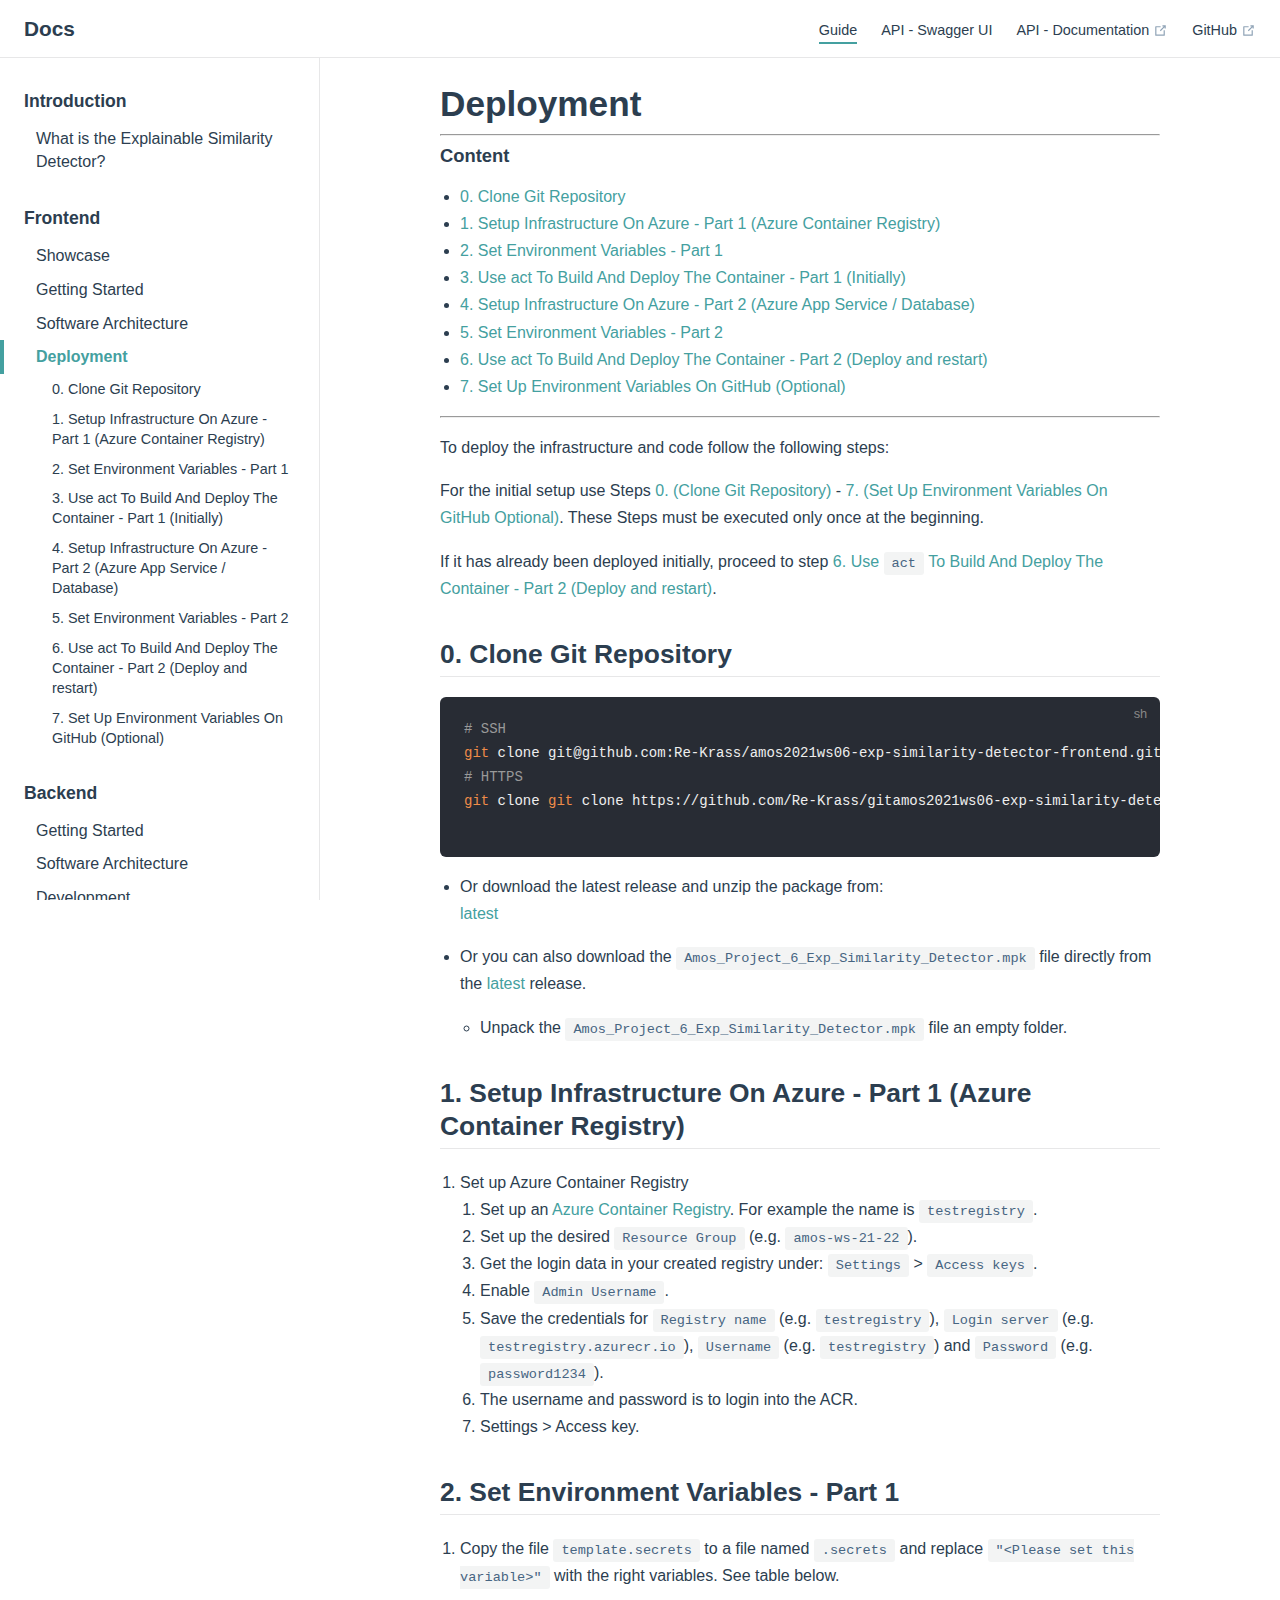
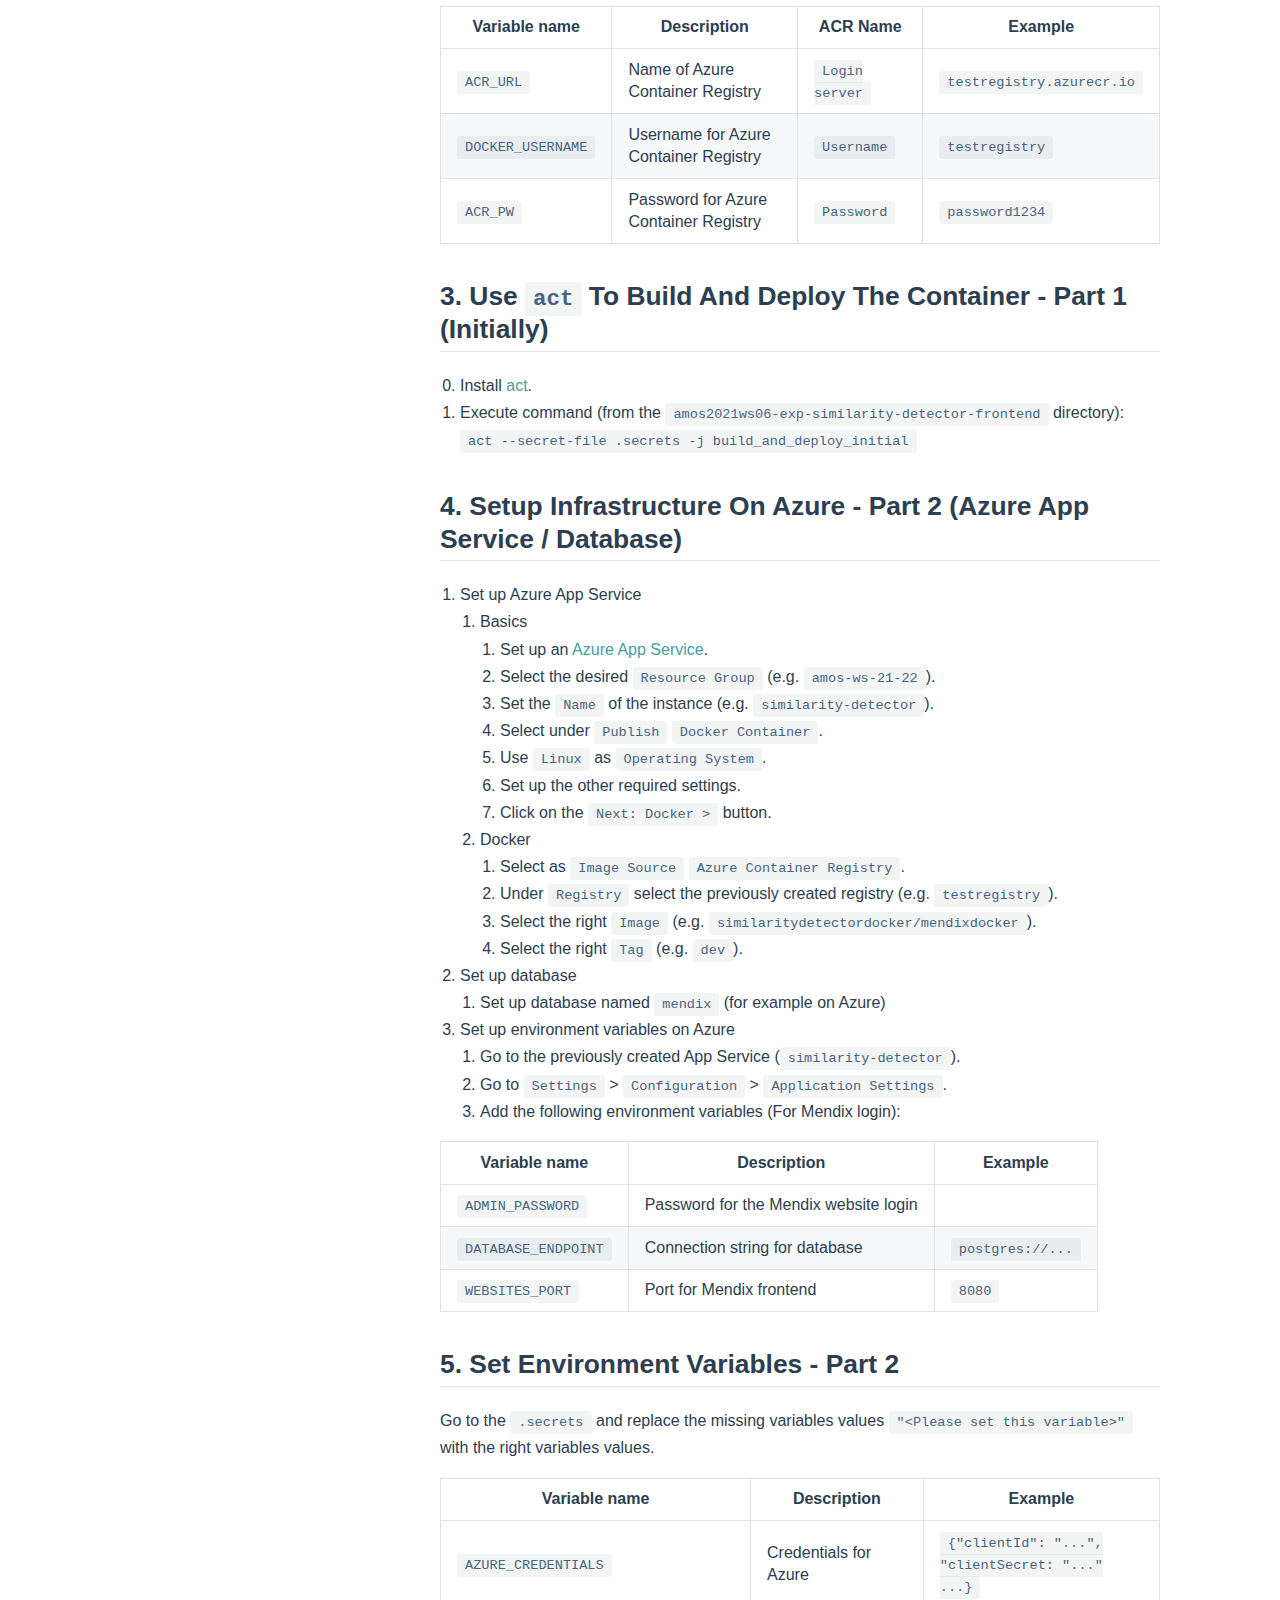
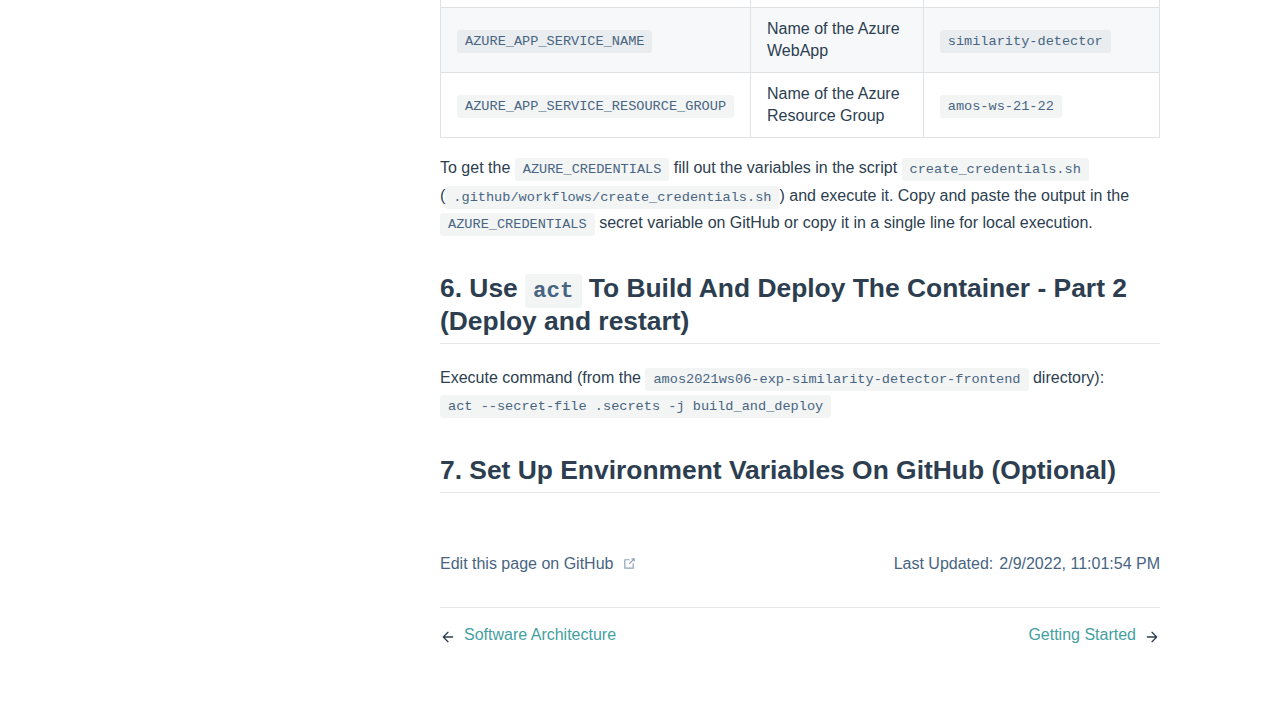
<file: guide/frontend/deployment.html>
<!DOCTYPE html>
<html lang="en-US">
  <head>
    <meta charset="utf-8">
    <meta name="viewport" content="width=device-width,initial-scale=1">
    <title>Deployment | Docs</title>
    <meta name="description" content="Documentation.">
    <link rel="stylesheet" href="/assets/style.7c8ae0f0.css">
    <link rel="modulepreload" href="/assets/Home.1020d8ec.js">
    <link rel="modulepreload" href="/assets/app.9b460b2f.js">
    <link rel="modulepreload" href="/assets/guide_frontend_deployment.md.55d2f600.lean.js">
    
    <meta name="twitter:title" content="Deployment | Docs">
  <meta property="og:title" content="Deployment | Docs">
  </head>
  <body>
    <div id="app"><!--[--><div class="theme"><header class="nav-bar" data-v-5f594917><div class="sidebar-button" data-v-5f594917><svg class="icon" xmlns="http://www.w3.org/2000/svg" aria-hidden="true" role="img" viewBox="0 0 448 512"><path fill="currentColor" d="M436 124H12c-6.627 0-12-5.373-12-12V80c0-6.627 5.373-12 12-12h424c6.627 0 12 5.373 12 12v32c0 6.627-5.373 12-12 12zm0 160H12c-6.627 0-12-5.373-12-12v-32c0-6.627 5.373-12 12-12h424c6.627 0 12 5.373 12 12v32c0 6.627-5.373 12-12 12zm0 160H12c-6.627 0-12-5.373-12-12v-32c0-6.627 5.373-12 12-12h424c6.627 0 12 5.373 12 12v32c0 6.627-5.373 12-12 12z" class></path></svg></div><a class="nav-bar-title" href="/" aria-label="Docs, back to home" data-v-5f594917 data-v-100925b7><!----> Docs</a><div class="flex-grow" data-v-5f594917></div><div class="nav" data-v-5f594917><nav class="nav-links" data-v-5f594917 data-v-a32cf202><!--[--><div class="item" data-v-a32cf202><div class="nav-link" data-v-a32cf202 data-v-c15a9f08><a class="item active" href="/guide/" data-v-c15a9f08>Guide <!----></a></div></div><div class="item" data-v-a32cf202><div class="nav-link" data-v-a32cf202 data-v-c15a9f08><a class="item isExternal" href="./swagger-ui/index.html" target="_blank" rel="noopener noreferrer" data-v-c15a9f08>API - Swagger UI <svg class="icon outbound" xmlns="http://www.w3.org/2000/svg" aria-hidden="true" x="0px" y="0px" viewbox="0 0 100 100" width="15" height="15" data-v-c15a9f08><path fill="currentColor" d="M18.8,85.1h56l0,0c2.2,0,4-1.8,4-4v-32h-8v28h-48v-48h28v-8h-32l0,0c-2.2,0-4,1.8-4,4v56C14.8,83.3,16.6,85.1,18.8,85.1z"></path><polygon fill="currentColor" points="45.7,48.7 51.3,54.3 77.2,28.5 77.2,37.2 85.2,37.2 85.2,14.9 62.8,14.9 62.8,22.9 71.5,22.9"></polygon></svg></a></div></div><div class="item" data-v-a32cf202><div class="nav-link" data-v-a32cf202 data-v-c15a9f08><a class="item isExternal" href="https://amospj6.z6.web.core.windows.net/" target="_blank" rel="noopener noreferrer" data-v-c15a9f08>API - Documentation <svg class="icon outbound" xmlns="http://www.w3.org/2000/svg" aria-hidden="true" x="0px" y="0px" viewbox="0 0 100 100" width="15" height="15" data-v-c15a9f08><path fill="currentColor" d="M18.8,85.1h56l0,0c2.2,0,4-1.8,4-4v-32h-8v28h-48v-48h28v-8h-32l0,0c-2.2,0-4,1.8-4,4v56C14.8,83.3,16.6,85.1,18.8,85.1z"></path><polygon fill="currentColor" points="45.7,48.7 51.3,54.3 77.2,28.5 77.2,37.2 85.2,37.2 85.2,14.9 62.8,14.9 62.8,22.9 71.5,22.9"></polygon></svg></a></div></div><!--]--><!----><div class="item" data-v-a32cf202><div class="nav-link" data-v-a32cf202 data-v-c15a9f08><a class="item isExternal" href="https://github.com/amosproj/amos2021ws06-exp-similarity-detector" target="_blank" rel="noopener noreferrer" data-v-c15a9f08>GitHub <svg class="icon outbound" xmlns="http://www.w3.org/2000/svg" aria-hidden="true" x="0px" y="0px" viewbox="0 0 100 100" width="15" height="15" data-v-c15a9f08><path fill="currentColor" d="M18.8,85.1h56l0,0c2.2,0,4-1.8,4-4v-32h-8v28h-48v-48h28v-8h-32l0,0c-2.2,0-4,1.8-4,4v56C14.8,83.3,16.6,85.1,18.8,85.1z"></path><polygon fill="currentColor" points="45.7,48.7 51.3,54.3 77.2,28.5 77.2,37.2 85.2,37.2 85.2,14.9 62.8,14.9 62.8,22.9 71.5,22.9"></polygon></svg></a></div></div></nav></div><!--[--><!--]--></header><aside class="sidebar" data-v-26e9480e><nav class="nav-links nav" data-v-26e9480e data-v-a32cf202><!--[--><div class="item" data-v-a32cf202><div class="nav-link" data-v-a32cf202 data-v-c15a9f08><a class="item active" href="/guide/" data-v-c15a9f08>Guide <!----></a></div></div><div class="item" data-v-a32cf202><div class="nav-link" data-v-a32cf202 data-v-c15a9f08><a class="item isExternal" href="./swagger-ui/index.html" target="_blank" rel="noopener noreferrer" data-v-c15a9f08>API - Swagger UI <svg class="icon outbound" xmlns="http://www.w3.org/2000/svg" aria-hidden="true" x="0px" y="0px" viewbox="0 0 100 100" width="15" height="15" data-v-c15a9f08><path fill="currentColor" d="M18.8,85.1h56l0,0c2.2,0,4-1.8,4-4v-32h-8v28h-48v-48h28v-8h-32l0,0c-2.2,0-4,1.8-4,4v56C14.8,83.3,16.6,85.1,18.8,85.1z"></path><polygon fill="currentColor" points="45.7,48.7 51.3,54.3 77.2,28.5 77.2,37.2 85.2,37.2 85.2,14.9 62.8,14.9 62.8,22.9 71.5,22.9"></polygon></svg></a></div></div><div class="item" data-v-a32cf202><div class="nav-link" data-v-a32cf202 data-v-c15a9f08><a class="item isExternal" href="https://amospj6.z6.web.core.windows.net/" target="_blank" rel="noopener noreferrer" data-v-c15a9f08>API - Documentation <svg class="icon outbound" xmlns="http://www.w3.org/2000/svg" aria-hidden="true" x="0px" y="0px" viewbox="0 0 100 100" width="15" height="15" data-v-c15a9f08><path fill="currentColor" d="M18.8,85.1h56l0,0c2.2,0,4-1.8,4-4v-32h-8v28h-48v-48h28v-8h-32l0,0c-2.2,0-4,1.8-4,4v56C14.8,83.3,16.6,85.1,18.8,85.1z"></path><polygon fill="currentColor" points="45.7,48.7 51.3,54.3 77.2,28.5 77.2,37.2 85.2,37.2 85.2,14.9 62.8,14.9 62.8,22.9 71.5,22.9"></polygon></svg></a></div></div><!--]--><!----><div class="item" data-v-a32cf202><div class="nav-link" data-v-a32cf202 data-v-c15a9f08><a class="item isExternal" href="https://github.com/amosproj/amos2021ws06-exp-similarity-detector" target="_blank" rel="noopener noreferrer" data-v-c15a9f08>GitHub <svg class="icon outbound" xmlns="http://www.w3.org/2000/svg" aria-hidden="true" x="0px" y="0px" viewbox="0 0 100 100" width="15" height="15" data-v-c15a9f08><path fill="currentColor" d="M18.8,85.1h56l0,0c2.2,0,4-1.8,4-4v-32h-8v28h-48v-48h28v-8h-32l0,0c-2.2,0-4,1.8-4,4v56C14.8,83.3,16.6,85.1,18.8,85.1z"></path><polygon fill="currentColor" points="45.7,48.7 51.3,54.3 77.2,28.5 77.2,37.2 85.2,37.2 85.2,14.9 62.8,14.9 62.8,22.9 71.5,22.9"></polygon></svg></a></div></div></nav><!--[--><!--]--><ul class="sidebar-links" data-v-26e9480e><!--[--><li class="sidebar-link"><p class="sidebar-link-item">Introduction</p><ul class="sidebar-links"><li class="sidebar-link"><a class="sidebar-link-item" href="/guide/">What is the Explainable Similarity Detector?</a><!----></li></ul></li><li class="sidebar-link"><p class="sidebar-link-item">Frontend</p><ul class="sidebar-links"><li class="sidebar-link"><a class="sidebar-link-item" href="/guide/frontend/showcase">Showcase</a><!----></li><li class="sidebar-link"><a class="sidebar-link-item" href="/guide/frontend/getting-started-frontend">Getting Started</a><!----></li><li class="sidebar-link"><a class="sidebar-link-item" href="/guide/frontend/software-architecture-frontend">Software Architecture</a><!----></li><li class="sidebar-link"><a class="sidebar-link-item active" href="/guide/frontend/deployment">Deployment</a><ul class="sidebar-links"><li class="sidebar-link"><a class="sidebar-link-item" href="#_0-clone-git-repository">0. Clone Git Repository</a><!----></li><li class="sidebar-link"><a class="sidebar-link-item" href="#_1-setup-infrastructure-on-azure-part-1-azure-container-registry">1. Setup Infrastructure On Azure - Part 1 (Azure Container Registry)</a><!----></li><li class="sidebar-link"><a class="sidebar-link-item" href="#_2-set-environment-variables-part-1">2. Set Environment Variables - Part 1</a><!----></li><li class="sidebar-link"><a class="sidebar-link-item" href="#_3-use-act-to-build-and-deploy-the-container-part-1-initially">3. Use act To Build And Deploy The Container - Part 1 (Initially)</a><!----></li><li class="sidebar-link"><a class="sidebar-link-item" href="#_4-setup-infrastructure-on-azure-part-2-azure-app-service-database">4. Setup Infrastructure On Azure - Part 2 (Azure App Service / Database)</a><!----></li><li class="sidebar-link"><a class="sidebar-link-item" href="#_5-set-environment-variables-part-2">5. Set Environment Variables - Part 2</a><!----></li><li class="sidebar-link"><a class="sidebar-link-item" href="#_6-use-act-to-build-and-deploy-the-container-part-2-deploy-and-restart">6. Use act To Build And Deploy The Container - Part 2 (Deploy and restart)</a><!----></li><li class="sidebar-link"><a class="sidebar-link-item" href="#_7-set-up-environment-variables-on-github-optional">7. Set Up Environment Variables On GitHub (Optional)</a><!----></li></ul></li></ul></li><li class="sidebar-link"><p class="sidebar-link-item">Backend</p><ul class="sidebar-links"><li class="sidebar-link"><a class="sidebar-link-item" href="/guide/backend/getting-started-backend">Getting Started</a><!----></li><li class="sidebar-link"><a class="sidebar-link-item" href="/guide/backend/software-architecture-backend">Software Architecture</a><!----></li><li class="sidebar-link"><a class="sidebar-link-item" href="/guide/backend/development">Development</a><!----></li><li class="sidebar-link"><a class="sidebar-link-item" href="/guide/backend/deployment">Deployment</a><!----></li><li class="sidebar-link"><a class="sidebar-link-item" href="/guide/backend/ci-cd">CI / CD</a><!----></li><li class="sidebar-link"><a class="sidebar-link-item" href="/guide/backend/tests-unit">Unit tests</a><!----></li><li class="sidebar-link"><a class="sidebar-link-item" href="/guide/backend/tests-integration">Integration tests</a><!----></li></ul></li><!--]--></ul><!--[--><!--]--></aside><div class="sidebar-mask"></div><main class="page" data-v-25a2faf4><div class="container" data-v-25a2faf4><!--[--><!--]--><div style="position:relative;" class="content" data-v-25a2faf4><div><h1 id="deployment" tabindex="-1">Deployment <a class="header-anchor" href="#deployment" aria-hidden="true">#</a></h1><hr><h4 id="content" tabindex="-1">Content <a class="header-anchor" href="#content" aria-hidden="true">#</a></h4><p><div class="table-of-contents"><ul><li><a href="#_0-clone-git-repository">0. Clone Git Repository</a></li><li><a href="#_1-setup-infrastructure-on-azure-part-1-azure-container-registry">1. Setup Infrastructure On Azure - Part 1 (Azure Container Registry)</a></li><li><a href="#_2-set-environment-variables-part-1">2. Set Environment Variables - Part 1</a></li><li><a href="#_3-use-act-to-build-and-deploy-the-container-part-1-initially">3. Use act To Build And Deploy The Container - Part 1 (Initially)</a></li><li><a href="#_4-setup-infrastructure-on-azure-part-2-azure-app-service-database">4. Setup Infrastructure On Azure - Part 2 (Azure App Service / Database)</a></li><li><a href="#_5-set-environment-variables-part-2">5. Set Environment Variables - Part 2</a></li><li><a href="#_6-use-act-to-build-and-deploy-the-container-part-2-deploy-and-restart">6. Use act To Build And Deploy The Container - Part 2 (Deploy and restart)</a></li><li><a href="#_7-set-up-environment-variables-on-github-optional">7. Set Up Environment Variables On GitHub (Optional)</a></li></ul></div></p><hr><p>To deploy the infrastructure and code follow the following steps:</p><p>For the initial setup use Steps <a href="#_0-clone-git-repository">0. (Clone Git Repository)</a> - <a href="#_5-set-environment-variables-part-2">7. (Set Up Environment Variables On GitHub Optional)</a>. These Steps must be executed only once at the beginning.</p><p>If it has already been deployed initially, proceed to step <a href="#_6-use-act-to-build-and-deploy-the-container-part-2-deploy-and-restart">6. Use <code>act</code> To Build And Deploy The Container - Part 2 (Deploy and restart)</a>.</p><h2 id="_0-clone-git-repository" tabindex="-1">0. Clone Git Repository <a class="header-anchor" href="#_0-clone-git-repository" aria-hidden="true">#</a></h2><div class="language-bash"><pre><code><span class="token comment"># SSH</span>
<span class="token function">git</span> clone git@github.com:Re-Krass/amos2021ws06-exp-similarity-detector-frontend.git
<span class="token comment"># HTTPS</span>
<span class="token function">git</span> clone <span class="token function">git</span> clone https://github.com/Re-Krass/gitamos2021ws06-exp-similarity-detector.git

</code></pre></div><ul><li><p>Or download the latest release and unzip the package from:<br><a href="https://github.com/amosproj/amos2021ws06-exp-similarity-detector-frontend/releases/latest" target="_blank" rel="noopener noreferrer">latest</a></p></li><li><p>Or you can also download the <code>Amos_Project_6_Exp_Similarity_Detector.mpk</code> file directly from the <a href="https://github.com/amosproj/amos2021ws06-exp-similarity-detector-frontend/releases/latest" target="_blank" rel="noopener noreferrer">latest</a> release.</p><ul><li>Unpack the <code>Amos_Project_6_Exp_Similarity_Detector.mpk</code> file an empty folder.</li></ul></li></ul><h2 id="_1-setup-infrastructure-on-azure-part-1-azure-container-registry" tabindex="-1">1. Setup Infrastructure On Azure - Part 1 (Azure Container Registry) <a class="header-anchor" href="#_1-setup-infrastructure-on-azure-part-1-azure-container-registry" aria-hidden="true">#</a></h2><ol><li>Set up Azure Container Registry <ol><li>Set up an <a href="https://portal.azure.com/#blade/HubsExtension/BrowseResource/resourceType/Microsoft.ContainerRegistry%2Fregistries" target="_blank" rel="noopener noreferrer">Azure Container Registry</a>. For example the name is <code>testregistry</code>.</li><li>Set up the desired <code>Resource Group</code> (e.g. <code>amos-ws-21-22</code>).</li><li>Get the login data in your created registry under: <code>Settings</code> &gt; <code>Access keys</code>.</li><li>Enable <code>Admin Username</code>.</li><li>Save the credentials for <code>Registry name</code> (e.g. <code>testregistry</code>), <code>Login server</code> (e.g. <code>testregistry.azurecr.io</code>), <code>Username</code> (e.g. <code>testregistry</code>) and <code>Password</code> (e.g. <code>password1234</code>).</li><li>The username and password is to login into the ACR.</li><li>Settings &gt; Access key.</li></ol></li></ol><h2 id="_2-set-environment-variables-part-1" tabindex="-1">2. Set Environment Variables - Part 1 <a class="header-anchor" href="#_2-set-environment-variables-part-1" aria-hidden="true">#</a></h2><ol><li>Copy the file <code>template.secrets</code> to a file named <code>.secrets</code> and replace <code>&quot;&lt;Please set this variable&gt;&quot;</code> with the right variables. See table below.</li></ol><table><thead><tr><th>Variable name</th><th>Description</th><th>ACR Name</th><th>Example</th></tr></thead><tbody><tr><td><code>ACR_URL</code></td><td>Name of Azure Container Registry</td><td><code>Login server</code></td><td><code>testregistry.azurecr.io</code></td></tr><tr><td><code>DOCKER_USERNAME</code></td><td>Username for Azure Container Registry</td><td><code>Username</code></td><td><code>testregistry</code></td></tr><tr><td><code>ACR_PW</code></td><td>Password for Azure Container Registry</td><td><code>Password</code></td><td><code>password1234</code></td></tr></tbody></table><h2 id="_3-use-act-to-build-and-deploy-the-container-part-1-initially" tabindex="-1">3. Use <code>act</code> To Build And Deploy The Container - Part 1 (Initially) <a class="header-anchor" href="#_3-use-act-to-build-and-deploy-the-container-part-1-initially" aria-hidden="true">#</a></h2><ol start="0"><li>Install <a href="https://github.com/nektos/act" target="_blank" rel="noopener noreferrer">act</a>.</li><li>Execute command (from the <code>amos2021ws06-exp-similarity-detector-frontend</code> directory):<br><code>act --secret-file .secrets -j build_and_deploy_initial</code></li></ol><h2 id="_4-setup-infrastructure-on-azure-part-2-azure-app-service-database" tabindex="-1">4. Setup Infrastructure On Azure - Part 2 (Azure App Service / Database) <a class="header-anchor" href="#_4-setup-infrastructure-on-azure-part-2-azure-app-service-database" aria-hidden="true">#</a></h2><ol><li>Set up Azure App Service <ol><li>Basics <ol><li>Set up an <a href="https://portal.azure.com/#blade/HubsExtension/BrowseResource/resourceType/Microsoft.Web%2Fsites" target="_blank" rel="noopener noreferrer">Azure App Service</a>.</li><li>Select the desired <code>Resource Group</code> (e.g. <code>amos-ws-21-22</code>).</li><li>Set the <code>Name</code> of the instance (e.g. <code>similarity-detector</code>).</li><li>Select under <code>Publish</code> <code>Docker Container</code>.</li><li>Use <code>Linux</code> as <code>Operating System</code>.</li><li>Set up the other required settings.</li><li>Click on the <code>Next: Docker &gt;</code> button.</li></ol></li><li>Docker <ol><li>Select as <code>Image Source</code> <code>Azure Container Registry</code>.</li><li>Under <code>Registry</code> select the previously created registry (e.g. <code>testregistry</code>).</li><li>Select the right <code>Image</code> (e.g. <code>similaritydetectordocker/mendixdocker</code>).</li><li>Select the right <code>Tag</code> (e.g. <code>dev</code>).</li></ol></li></ol></li><li>Set up database <ol><li>Set up database named <code>mendix</code> (for example on Azure)</li></ol></li><li>Set up environment variables on Azure <ol><li>Go to the previously created App Service (<code>similarity-detector</code>).</li><li>Go to <code>Settings</code> &gt; <code>Configuration</code> &gt; <code>Application Settings</code>.</li><li>Add the following environment variables (For Mendix login):</li></ol></li></ol><table><thead><tr><th>Variable name</th><th>Description</th><th>Example</th></tr></thead><tbody><tr><td><code>ADMIN_PASSWORD</code></td><td>Password for the Mendix website login</td><td></td></tr><tr><td><code>DATABASE_ENDPOINT</code></td><td>Connection string for database</td><td><code>postgres://...</code></td></tr><tr><td><code>WEBSITES_PORT</code></td><td>Port for Mendix frontend</td><td><code>8080</code></td></tr></tbody></table><h2 id="_5-set-environment-variables-part-2" tabindex="-1">5. Set Environment Variables - Part 2 <a class="header-anchor" href="#_5-set-environment-variables-part-2" aria-hidden="true">#</a></h2><p>Go to the <code>.secrets</code> and replace the missing variables values <code>&quot;&lt;Please set this variable&gt;&quot;</code> with the right variables values.</p><table><thead><tr><th>Variable name</th><th>Description</th><th>Example</th></tr></thead><tbody><tr><td><code>AZURE_CREDENTIALS</code></td><td>Credentials for Azure</td><td><code>{&quot;clientId&quot;: &quot;...&quot;, &quot;clientSecret: &quot;...&quot; ...}</code></td></tr><tr><td><code>AZURE_APP_SERVICE_NAME</code></td><td>Name of the Azure WebApp</td><td><code>similarity-detector</code></td></tr><tr><td><code>AZURE_APP_SERVICE_RESOURCE_GROUP</code></td><td>Name of the Azure Resource Group</td><td><code>amos-ws-21-22</code></td></tr></tbody></table><p>To get the <code>AZURE_CREDENTIALS</code> fill out the variables in the script <code>create_credentials.sh</code> (<code>.github/workflows/create_credentials.sh</code>) and execute it. Copy and paste the output in the <code>AZURE_CREDENTIALS</code> secret variable on GitHub or copy it in a single line for local execution.</p><h2 id="_6-use-act-to-build-and-deploy-the-container-part-2-deploy-and-restart" tabindex="-1">6. Use <code>act</code> To Build And Deploy The Container - Part 2 (Deploy and restart) <a class="header-anchor" href="#_6-use-act-to-build-and-deploy-the-container-part-2-deploy-and-restart" aria-hidden="true">#</a></h2><p>Execute command (from the <code>amos2021ws06-exp-similarity-detector-frontend</code> directory):<br><code>act --secret-file .secrets -j build_and_deploy</code></p><h2 id="_7-set-up-environment-variables-on-github-optional" tabindex="-1">7. Set Up Environment Variables On GitHub (Optional) <a class="header-anchor" href="#_7-set-up-environment-variables-on-github-optional" aria-hidden="true">#</a></h2><p>Set these variables in the <em>Secrets</em> section on GitHub if you like to use GitHub Actions CI to build and deploy the website.<br> For descriptions see the sections above.</p><table><thead><tr><th>Variable name</th></tr></thead><tbody><tr><td><code>ACR_URL</code></td></tr><tr><td><code>DOCKER_USERNAME</code></td></tr><tr><td><code>ACR_PW</code></td></tr><tr><td><code>AZURE_CREDENTIALS</code></td></tr><tr><td><code>AZURE_APP_SERVICE_NAME</code></td></tr><tr><td><code>AZURE_APP_SERVICE_RESOURCE_GROUP</code></td></tr></tbody></table></div></div><footer class="page-footer" data-v-25a2faf4 data-v-a9294842><div class="edit" data-v-a9294842><div class="edit-link" data-v-a9294842 data-v-49af3ad2><a class="link" href="https://github.com/amosproj/amos2021ws06-exp-similarity-detector/edit/main/docs/guide/frontend/deployment.md" target="_blank" rel="noopener noreferrer" data-v-49af3ad2>Edit this page on GitHub <svg class="icon outbound icon" xmlns="http://www.w3.org/2000/svg" aria-hidden="true" x="0px" y="0px" viewbox="0 0 100 100" width="15" height="15" data-v-49af3ad2><path fill="currentColor" d="M18.8,85.1h56l0,0c2.2,0,4-1.8,4-4v-32h-8v28h-48v-48h28v-8h-32l0,0c-2.2,0-4,1.8-4,4v56C14.8,83.3,16.6,85.1,18.8,85.1z"></path><polygon fill="currentColor" points="45.7,48.7 51.3,54.3 77.2,28.5 77.2,37.2 85.2,37.2 85.2,14.9 62.8,14.9 62.8,22.9 71.5,22.9"></polygon></svg></a></div></div><div class="updated" data-v-a9294842><p class="last-updated" data-v-a9294842 data-v-b800ed96><span class="prefix" data-v-b800ed96>Last Updated:</span><span class="datetime" data-v-b800ed96></span></p></div></footer><div class="next-and-prev-link" data-v-25a2faf4 data-v-178f5e5d><div class="container" data-v-178f5e5d><div class="prev" data-v-178f5e5d><a class="link" href="/guide/frontend/software-architecture-frontend" data-v-178f5e5d><svg xmlns="http://www.w3.org/2000/svg" viewbox="0 0 24 24" class="icon icon-prev" data-v-178f5e5d><path d="M19,11H7.4l5.3-5.3c0.4-0.4,0.4-1,0-1.4s-1-0.4-1.4,0l-7,7c-0.1,0.1-0.2,0.2-0.2,0.3c-0.1,0.2-0.1,0.5,0,0.8c0.1,0.1,0.1,0.2,0.2,0.3l7,7c0.2,0.2,0.5,0.3,0.7,0.3s0.5-0.1,0.7-0.3c0.4-0.4,0.4-1,0-1.4L7.4,13H19c0.6,0,1-0.4,1-1S19.6,11,19,11z"></path></svg><span class="text" data-v-178f5e5d>Software Architecture</span></a></div><div class="next" data-v-178f5e5d><a class="link" href="/guide/backend/getting-started-backend" data-v-178f5e5d><span class="text" data-v-178f5e5d>Getting Started</span><svg xmlns="http://www.w3.org/2000/svg" viewbox="0 0 24 24" class="icon icon-next" data-v-178f5e5d><path d="M19.9,12.4c0.1-0.2,0.1-0.5,0-0.8c-0.1-0.1-0.1-0.2-0.2-0.3l-7-7c-0.4-0.4-1-0.4-1.4,0s-0.4,1,0,1.4l5.3,5.3H5c-0.6,0-1,0.4-1,1s0.4,1,1,1h11.6l-5.3,5.3c-0.4,0.4-0.4,1,0,1.4c0.2,0.2,0.5,0.3,0.7,0.3s0.5-0.1,0.7-0.3l7-7C19.8,12.6,19.9,12.5,19.9,12.4z"></path></svg></a></div></div></div><!--[--><!--]--></div></main></div><!----><!--]--></div>
    <script>__VP_HASH_MAP__ = JSON.parse("{\"guide_backend_ci-cd.md\":\"3db48cbc\",\"guide_backend_deployment.md\":\"31af72f0\",\"guide_backend_development.md\":\"8eddc4ce\",\"guide_backend_getting-started-backend.md\":\"08fb5e68\",\"guide_backend_software-architecture-backend.md\":\"e96231a9\",\"guide_backend_tests-integration.md\":\"5646c9a4\",\"guide_backend_tests-unit.md\":\"2e654dac\",\"guide_frontend_deployment.md\":\"55d2f600\",\"guide_frontend_getting-started-frontend.md\":\"53eadae8\",\"guide_frontend_showcase.md\":\"655a70ca\",\"guide_frontend_software-architecture-frontend.md\":\"2d1342f2\",\"guide_index.md\":\"0999778d\",\"index.md\":\"225170a7\"}")</script>
    <script type="module" async src="/assets/app.9b460b2f.js"></script>
    
  </body>
</html>
</file>
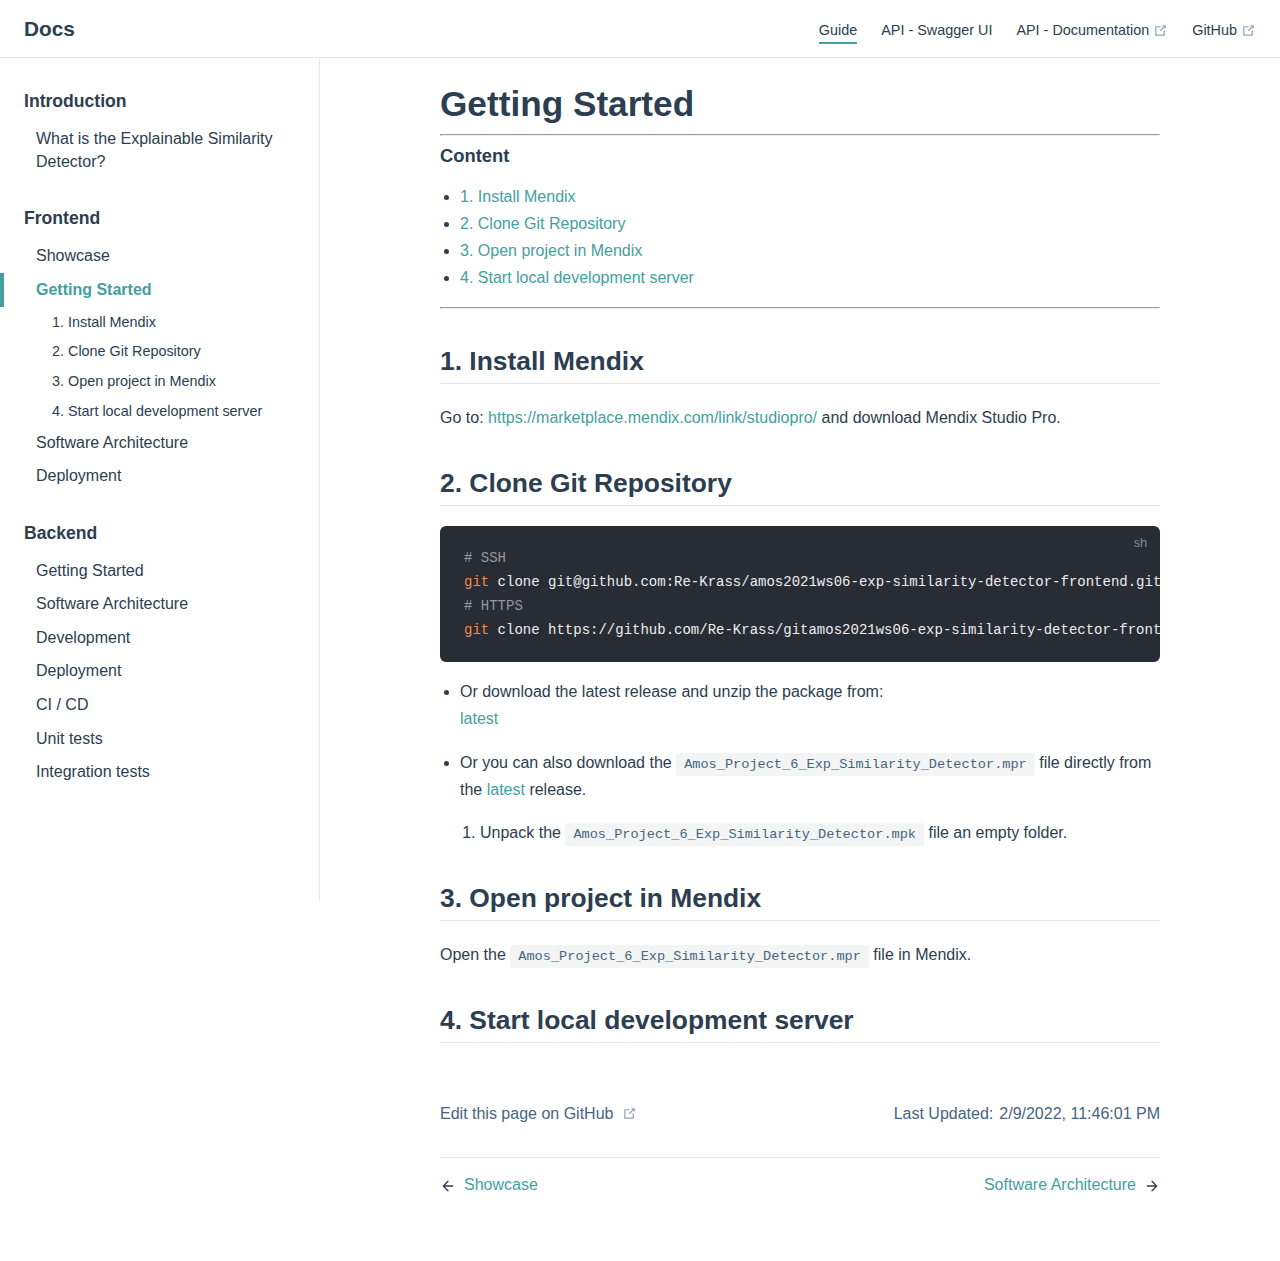
<file: guide/frontend/getting-started-frontend.html>
<!DOCTYPE html>
<html lang="en-US">
  <head>
    <meta charset="utf-8">
    <meta name="viewport" content="width=device-width,initial-scale=1">
    <title>Getting Started | Docs</title>
    <meta name="description" content="Documentation.">
    <link rel="stylesheet" href="/assets/style.7c8ae0f0.css">
    <link rel="modulepreload" href="/assets/Home.1020d8ec.js">
    <link rel="modulepreload" href="/assets/app.9b460b2f.js">
    <link rel="modulepreload" href="/assets/guide_frontend_getting-started-frontend.md.53eadae8.lean.js">
    
    <meta name="twitter:title" content="Getting Started | Docs">
  <meta property="og:title" content="Getting Started | Docs">
  </head>
  <body>
    <div id="app"><!--[--><div class="theme"><header class="nav-bar" data-v-5f594917><div class="sidebar-button" data-v-5f594917><svg class="icon" xmlns="http://www.w3.org/2000/svg" aria-hidden="true" role="img" viewBox="0 0 448 512"><path fill="currentColor" d="M436 124H12c-6.627 0-12-5.373-12-12V80c0-6.627 5.373-12 12-12h424c6.627 0 12 5.373 12 12v32c0 6.627-5.373 12-12 12zm0 160H12c-6.627 0-12-5.373-12-12v-32c0-6.627 5.373-12 12-12h424c6.627 0 12 5.373 12 12v32c0 6.627-5.373 12-12 12zm0 160H12c-6.627 0-12-5.373-12-12v-32c0-6.627 5.373-12 12-12h424c6.627 0 12 5.373 12 12v32c0 6.627-5.373 12-12 12z" class></path></svg></div><a class="nav-bar-title" href="/" aria-label="Docs, back to home" data-v-5f594917 data-v-100925b7><!----> Docs</a><div class="flex-grow" data-v-5f594917></div><div class="nav" data-v-5f594917><nav class="nav-links" data-v-5f594917 data-v-a32cf202><!--[--><div class="item" data-v-a32cf202><div class="nav-link" data-v-a32cf202 data-v-c15a9f08><a class="item active" href="/guide/" data-v-c15a9f08>Guide <!----></a></div></div><div class="item" data-v-a32cf202><div class="nav-link" data-v-a32cf202 data-v-c15a9f08><a class="item isExternal" href="./swagger-ui/index.html" target="_blank" rel="noopener noreferrer" data-v-c15a9f08>API - Swagger UI <svg class="icon outbound" xmlns="http://www.w3.org/2000/svg" aria-hidden="true" x="0px" y="0px" viewbox="0 0 100 100" width="15" height="15" data-v-c15a9f08><path fill="currentColor" d="M18.8,85.1h56l0,0c2.2,0,4-1.8,4-4v-32h-8v28h-48v-48h28v-8h-32l0,0c-2.2,0-4,1.8-4,4v56C14.8,83.3,16.6,85.1,18.8,85.1z"></path><polygon fill="currentColor" points="45.7,48.7 51.3,54.3 77.2,28.5 77.2,37.2 85.2,37.2 85.2,14.9 62.8,14.9 62.8,22.9 71.5,22.9"></polygon></svg></a></div></div><div class="item" data-v-a32cf202><div class="nav-link" data-v-a32cf202 data-v-c15a9f08><a class="item isExternal" href="https://amospj6.z6.web.core.windows.net/" target="_blank" rel="noopener noreferrer" data-v-c15a9f08>API - Documentation <svg class="icon outbound" xmlns="http://www.w3.org/2000/svg" aria-hidden="true" x="0px" y="0px" viewbox="0 0 100 100" width="15" height="15" data-v-c15a9f08><path fill="currentColor" d="M18.8,85.1h56l0,0c2.2,0,4-1.8,4-4v-32h-8v28h-48v-48h28v-8h-32l0,0c-2.2,0-4,1.8-4,4v56C14.8,83.3,16.6,85.1,18.8,85.1z"></path><polygon fill="currentColor" points="45.7,48.7 51.3,54.3 77.2,28.5 77.2,37.2 85.2,37.2 85.2,14.9 62.8,14.9 62.8,22.9 71.5,22.9"></polygon></svg></a></div></div><!--]--><!----><div class="item" data-v-a32cf202><div class="nav-link" data-v-a32cf202 data-v-c15a9f08><a class="item isExternal" href="https://github.com/amosproj/amos2021ws06-exp-similarity-detector" target="_blank" rel="noopener noreferrer" data-v-c15a9f08>GitHub <svg class="icon outbound" xmlns="http://www.w3.org/2000/svg" aria-hidden="true" x="0px" y="0px" viewbox="0 0 100 100" width="15" height="15" data-v-c15a9f08><path fill="currentColor" d="M18.8,85.1h56l0,0c2.2,0,4-1.8,4-4v-32h-8v28h-48v-48h28v-8h-32l0,0c-2.2,0-4,1.8-4,4v56C14.8,83.3,16.6,85.1,18.8,85.1z"></path><polygon fill="currentColor" points="45.7,48.7 51.3,54.3 77.2,28.5 77.2,37.2 85.2,37.2 85.2,14.9 62.8,14.9 62.8,22.9 71.5,22.9"></polygon></svg></a></div></div></nav></div><!--[--><!--]--></header><aside class="sidebar" data-v-26e9480e><nav class="nav-links nav" data-v-26e9480e data-v-a32cf202><!--[--><div class="item" data-v-a32cf202><div class="nav-link" data-v-a32cf202 data-v-c15a9f08><a class="item active" href="/guide/" data-v-c15a9f08>Guide <!----></a></div></div><div class="item" data-v-a32cf202><div class="nav-link" data-v-a32cf202 data-v-c15a9f08><a class="item isExternal" href="./swagger-ui/index.html" target="_blank" rel="noopener noreferrer" data-v-c15a9f08>API - Swagger UI <svg class="icon outbound" xmlns="http://www.w3.org/2000/svg" aria-hidden="true" x="0px" y="0px" viewbox="0 0 100 100" width="15" height="15" data-v-c15a9f08><path fill="currentColor" d="M18.8,85.1h56l0,0c2.2,0,4-1.8,4-4v-32h-8v28h-48v-48h28v-8h-32l0,0c-2.2,0-4,1.8-4,4v56C14.8,83.3,16.6,85.1,18.8,85.1z"></path><polygon fill="currentColor" points="45.7,48.7 51.3,54.3 77.2,28.5 77.2,37.2 85.2,37.2 85.2,14.9 62.8,14.9 62.8,22.9 71.5,22.9"></polygon></svg></a></div></div><div class="item" data-v-a32cf202><div class="nav-link" data-v-a32cf202 data-v-c15a9f08><a class="item isExternal" href="https://amospj6.z6.web.core.windows.net/" target="_blank" rel="noopener noreferrer" data-v-c15a9f08>API - Documentation <svg class="icon outbound" xmlns="http://www.w3.org/2000/svg" aria-hidden="true" x="0px" y="0px" viewbox="0 0 100 100" width="15" height="15" data-v-c15a9f08><path fill="currentColor" d="M18.8,85.1h56l0,0c2.2,0,4-1.8,4-4v-32h-8v28h-48v-48h28v-8h-32l0,0c-2.2,0-4,1.8-4,4v56C14.8,83.3,16.6,85.1,18.8,85.1z"></path><polygon fill="currentColor" points="45.7,48.7 51.3,54.3 77.2,28.5 77.2,37.2 85.2,37.2 85.2,14.9 62.8,14.9 62.8,22.9 71.5,22.9"></polygon></svg></a></div></div><!--]--><!----><div class="item" data-v-a32cf202><div class="nav-link" data-v-a32cf202 data-v-c15a9f08><a class="item isExternal" href="https://github.com/amosproj/amos2021ws06-exp-similarity-detector" target="_blank" rel="noopener noreferrer" data-v-c15a9f08>GitHub <svg class="icon outbound" xmlns="http://www.w3.org/2000/svg" aria-hidden="true" x="0px" y="0px" viewbox="0 0 100 100" width="15" height="15" data-v-c15a9f08><path fill="currentColor" d="M18.8,85.1h56l0,0c2.2,0,4-1.8,4-4v-32h-8v28h-48v-48h28v-8h-32l0,0c-2.2,0-4,1.8-4,4v56C14.8,83.3,16.6,85.1,18.8,85.1z"></path><polygon fill="currentColor" points="45.7,48.7 51.3,54.3 77.2,28.5 77.2,37.2 85.2,37.2 85.2,14.9 62.8,14.9 62.8,22.9 71.5,22.9"></polygon></svg></a></div></div></nav><!--[--><!--]--><ul class="sidebar-links" data-v-26e9480e><!--[--><li class="sidebar-link"><p class="sidebar-link-item">Introduction</p><ul class="sidebar-links"><li class="sidebar-link"><a class="sidebar-link-item" href="/guide/">What is the Explainable Similarity Detector?</a><!----></li></ul></li><li class="sidebar-link"><p class="sidebar-link-item">Frontend</p><ul class="sidebar-links"><li class="sidebar-link"><a class="sidebar-link-item" href="/guide/frontend/showcase">Showcase</a><!----></li><li class="sidebar-link"><a class="sidebar-link-item active" href="/guide/frontend/getting-started-frontend">Getting Started</a><ul class="sidebar-links"><li class="sidebar-link"><a class="sidebar-link-item" href="#_1-install-mendix">1. Install Mendix</a><!----></li><li class="sidebar-link"><a class="sidebar-link-item" href="#_2-clone-git-repository">2. Clone Git Repository</a><!----></li><li class="sidebar-link"><a class="sidebar-link-item" href="#_3-open-project-in-mendix">3. Open project in Mendix</a><!----></li><li class="sidebar-link"><a class="sidebar-link-item" href="#_4-start-local-development-server">4. Start local development server</a><!----></li></ul></li><li class="sidebar-link"><a class="sidebar-link-item" href="/guide/frontend/software-architecture-frontend">Software Architecture</a><!----></li><li class="sidebar-link"><a class="sidebar-link-item" href="/guide/frontend/deployment">Deployment</a><!----></li></ul></li><li class="sidebar-link"><p class="sidebar-link-item">Backend</p><ul class="sidebar-links"><li class="sidebar-link"><a class="sidebar-link-item" href="/guide/backend/getting-started-backend">Getting Started</a><!----></li><li class="sidebar-link"><a class="sidebar-link-item" href="/guide/backend/software-architecture-backend">Software Architecture</a><!----></li><li class="sidebar-link"><a class="sidebar-link-item" href="/guide/backend/development">Development</a><!----></li><li class="sidebar-link"><a class="sidebar-link-item" href="/guide/backend/deployment">Deployment</a><!----></li><li class="sidebar-link"><a class="sidebar-link-item" href="/guide/backend/ci-cd">CI / CD</a><!----></li><li class="sidebar-link"><a class="sidebar-link-item" href="/guide/backend/tests-unit">Unit tests</a><!----></li><li class="sidebar-link"><a class="sidebar-link-item" href="/guide/backend/tests-integration">Integration tests</a><!----></li></ul></li><!--]--></ul><!--[--><!--]--></aside><div class="sidebar-mask"></div><main class="page" data-v-25a2faf4><div class="container" data-v-25a2faf4><!--[--><!--]--><div style="position:relative;" class="content" data-v-25a2faf4><div><h1 id="getting-started" tabindex="-1">Getting Started <a class="header-anchor" href="#getting-started" aria-hidden="true">#</a></h1><hr><h4 id="content" tabindex="-1">Content <a class="header-anchor" href="#content" aria-hidden="true">#</a></h4><p><div class="table-of-contents"><ul><li><a href="#_1-install-mendix">1. Install Mendix</a></li><li><a href="#_2-clone-git-repository">2. Clone Git Repository</a></li><li><a href="#_3-open-project-in-mendix">3. Open project in Mendix</a></li><li><a href="#_4-start-local-development-server">4. Start local development server</a></li></ul></div></p><hr><h2 id="_1-install-mendix" tabindex="-1">1. Install Mendix <a class="header-anchor" href="#_1-install-mendix" aria-hidden="true">#</a></h2><p>Go to: <a href="https://marketplace.mendix.com/link/studiopro/" target="_blank" rel="noopener noreferrer">https://marketplace.mendix.com/link/studiopro/</a> and download Mendix Studio Pro.</p><h2 id="_2-clone-git-repository" tabindex="-1">2. Clone Git Repository <a class="header-anchor" href="#_2-clone-git-repository" aria-hidden="true">#</a></h2><div class="language-bash"><pre><code><span class="token comment"># SSH</span>
<span class="token function">git</span> clone git@github.com:Re-Krass/amos2021ws06-exp-similarity-detector-frontend.git
<span class="token comment"># HTTPS</span>
<span class="token function">git</span> clone https://github.com/Re-Krass/gitamos2021ws06-exp-similarity-detector-frontend.git
</code></pre></div><ul><li><p>Or download the latest release and unzip the package from:<br><a href="https://github.com/amosproj/amos2021ws06-exp-similarity-detector-frontend/releases/latest" target="_blank" rel="noopener noreferrer">latest</a></p></li><li><p>Or you can also download the <code>Amos_Project_6_Exp_Similarity_Detector.mpr</code> file directly from the <a href="https://github.com/amosproj/amos2021ws06-exp-similarity-detector-frontend/releases/latest" target="_blank" rel="noopener noreferrer">latest</a> release.</p><ol><li>Unpack the <code>Amos_Project_6_Exp_Similarity_Detector.mpk</code> file an empty folder.</li></ol></li></ul><h2 id="_3-open-project-in-mendix" tabindex="-1">3. Open project in Mendix <a class="header-anchor" href="#_3-open-project-in-mendix" aria-hidden="true">#</a></h2><p>Open the <code>Amos_Project_6_Exp_Similarity_Detector.mpr</code> file in Mendix.</p><h2 id="_4-start-local-development-server" tabindex="-1">4. Start local development server <a class="header-anchor" href="#_4-start-local-development-server" aria-hidden="true">#</a></h2><p><a title="Open high resolution image in new tab" target="_blank" href="/mendix/Start-local-server.jpg" style="margin-top:500px;"><img alt="Start local server" src="/mendix/Start-local-server.jpg" style="margin-bottom:1em;"></a></p><ol><li>Click on the green play button</li><li>When the build is finished click on the <em>View App</em> button</li><li>Go to: <code>http://localhost:8080/index.html</code></li></ol></div></div><footer class="page-footer" data-v-25a2faf4 data-v-a9294842><div class="edit" data-v-a9294842><div class="edit-link" data-v-a9294842 data-v-49af3ad2><a class="link" href="https://github.com/amosproj/amos2021ws06-exp-similarity-detector/edit/main/docs/guide/frontend/getting-started-frontend.md" target="_blank" rel="noopener noreferrer" data-v-49af3ad2>Edit this page on GitHub <svg class="icon outbound icon" xmlns="http://www.w3.org/2000/svg" aria-hidden="true" x="0px" y="0px" viewbox="0 0 100 100" width="15" height="15" data-v-49af3ad2><path fill="currentColor" d="M18.8,85.1h56l0,0c2.2,0,4-1.8,4-4v-32h-8v28h-48v-48h28v-8h-32l0,0c-2.2,0-4,1.8-4,4v56C14.8,83.3,16.6,85.1,18.8,85.1z"></path><polygon fill="currentColor" points="45.7,48.7 51.3,54.3 77.2,28.5 77.2,37.2 85.2,37.2 85.2,14.9 62.8,14.9 62.8,22.9 71.5,22.9"></polygon></svg></a></div></div><div class="updated" data-v-a9294842><p class="last-updated" data-v-a9294842 data-v-b800ed96><span class="prefix" data-v-b800ed96>Last Updated:</span><span class="datetime" data-v-b800ed96></span></p></div></footer><div class="next-and-prev-link" data-v-25a2faf4 data-v-178f5e5d><div class="container" data-v-178f5e5d><div class="prev" data-v-178f5e5d><a class="link" href="/guide/frontend/showcase" data-v-178f5e5d><svg xmlns="http://www.w3.org/2000/svg" viewbox="0 0 24 24" class="icon icon-prev" data-v-178f5e5d><path d="M19,11H7.4l5.3-5.3c0.4-0.4,0.4-1,0-1.4s-1-0.4-1.4,0l-7,7c-0.1,0.1-0.2,0.2-0.2,0.3c-0.1,0.2-0.1,0.5,0,0.8c0.1,0.1,0.1,0.2,0.2,0.3l7,7c0.2,0.2,0.5,0.3,0.7,0.3s0.5-0.1,0.7-0.3c0.4-0.4,0.4-1,0-1.4L7.4,13H19c0.6,0,1-0.4,1-1S19.6,11,19,11z"></path></svg><span class="text" data-v-178f5e5d>Showcase</span></a></div><div class="next" data-v-178f5e5d><a class="link" href="/guide/frontend/software-architecture-frontend" data-v-178f5e5d><span class="text" data-v-178f5e5d>Software Architecture</span><svg xmlns="http://www.w3.org/2000/svg" viewbox="0 0 24 24" class="icon icon-next" data-v-178f5e5d><path d="M19.9,12.4c0.1-0.2,0.1-0.5,0-0.8c-0.1-0.1-0.1-0.2-0.2-0.3l-7-7c-0.4-0.4-1-0.4-1.4,0s-0.4,1,0,1.4l5.3,5.3H5c-0.6,0-1,0.4-1,1s0.4,1,1,1h11.6l-5.3,5.3c-0.4,0.4-0.4,1,0,1.4c0.2,0.2,0.5,0.3,0.7,0.3s0.5-0.1,0.7-0.3l7-7C19.8,12.6,19.9,12.5,19.9,12.4z"></path></svg></a></div></div></div><!--[--><!--]--></div></main></div><!----><!--]--></div>
    <script>__VP_HASH_MAP__ = JSON.parse("{\"guide_backend_ci-cd.md\":\"3db48cbc\",\"guide_backend_deployment.md\":\"31af72f0\",\"guide_backend_development.md\":\"8eddc4ce\",\"guide_backend_getting-started-backend.md\":\"08fb5e68\",\"guide_backend_software-architecture-backend.md\":\"e96231a9\",\"guide_backend_tests-integration.md\":\"5646c9a4\",\"guide_backend_tests-unit.md\":\"2e654dac\",\"guide_frontend_deployment.md\":\"55d2f600\",\"guide_frontend_getting-started-frontend.md\":\"53eadae8\",\"guide_frontend_showcase.md\":\"655a70ca\",\"guide_frontend_software-architecture-frontend.md\":\"2d1342f2\",\"guide_index.md\":\"0999778d\",\"index.md\":\"225170a7\"}")</script>
    <script type="module" async src="/assets/app.9b460b2f.js"></script>
    
  </body>
</html>
</file>
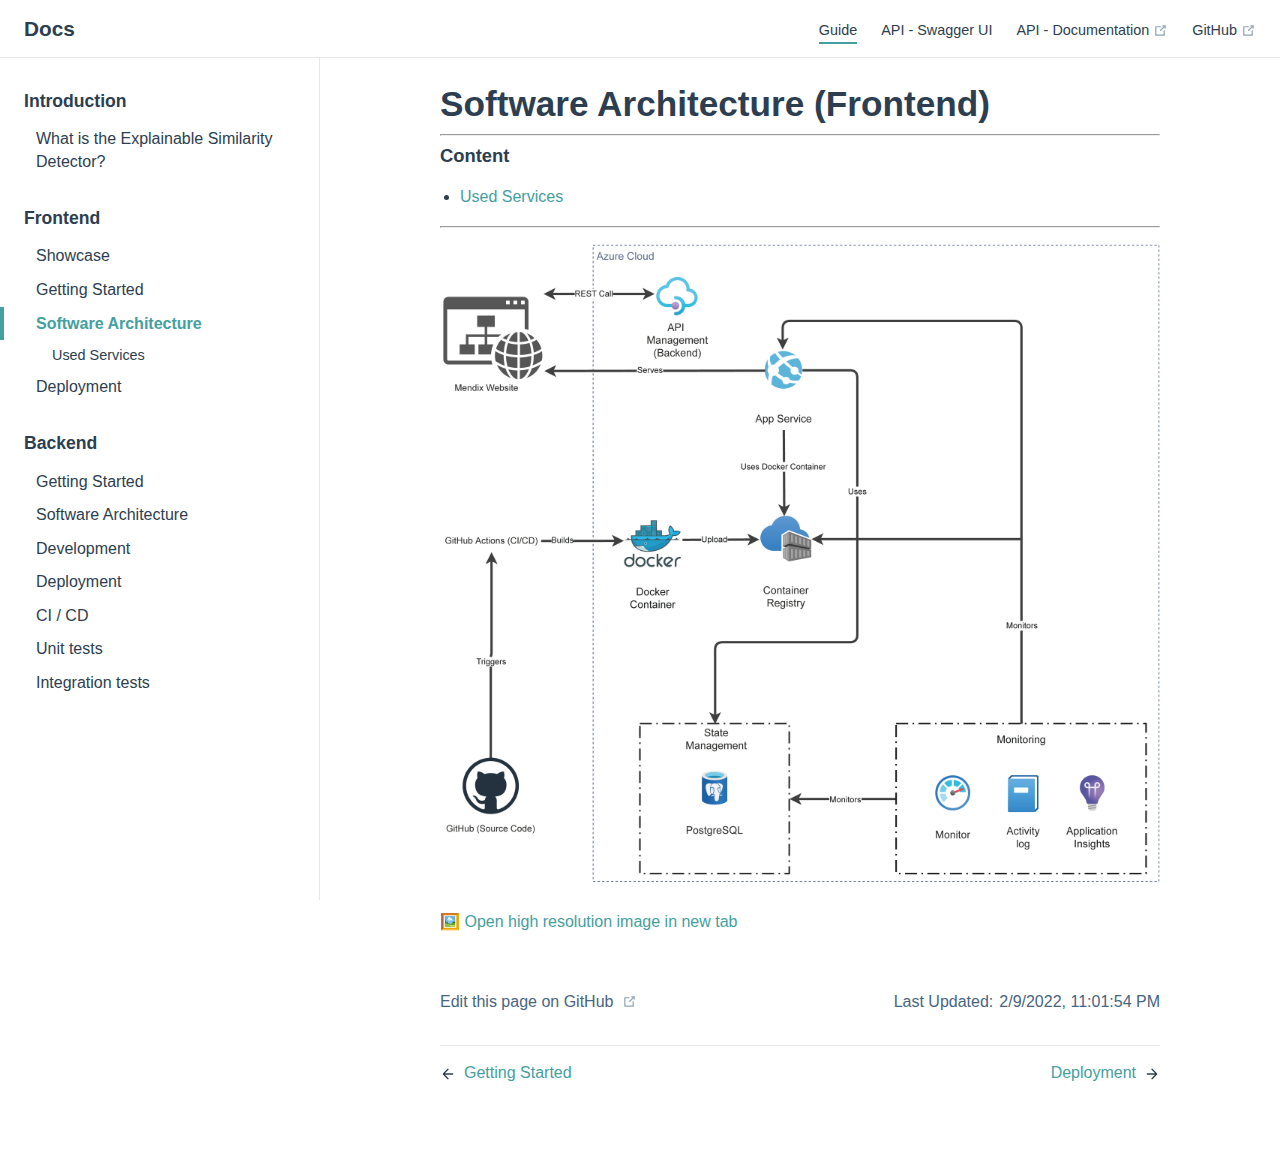
<file: guide/frontend/software-architecture-frontend.html>
<!DOCTYPE html>
<html lang="en-US">
  <head>
    <meta charset="utf-8">
    <meta name="viewport" content="width=device-width,initial-scale=1">
    <title>Software Architecture (Frontend) | Docs</title>
    <meta name="description" content="Documentation.">
    <link rel="stylesheet" href="/assets/style.7c8ae0f0.css">
    <link rel="modulepreload" href="/assets/Home.1020d8ec.js">
    <link rel="modulepreload" href="/assets/app.9b460b2f.js">
    <link rel="modulepreload" href="/assets/guide_frontend_software-architecture-frontend.md.2d1342f2.lean.js">
    
    <meta name="twitter:title" content="Software Architecture (Frontend) | Docs">
  <meta property="og:title" content="Software Architecture (Frontend) | Docs">
  </head>
  <body>
    <div id="app"><!--[--><div class="theme"><header class="nav-bar" data-v-5f594917><div class="sidebar-button" data-v-5f594917><svg class="icon" xmlns="http://www.w3.org/2000/svg" aria-hidden="true" role="img" viewBox="0 0 448 512"><path fill="currentColor" d="M436 124H12c-6.627 0-12-5.373-12-12V80c0-6.627 5.373-12 12-12h424c6.627 0 12 5.373 12 12v32c0 6.627-5.373 12-12 12zm0 160H12c-6.627 0-12-5.373-12-12v-32c0-6.627 5.373-12 12-12h424c6.627 0 12 5.373 12 12v32c0 6.627-5.373 12-12 12zm0 160H12c-6.627 0-12-5.373-12-12v-32c0-6.627 5.373-12 12-12h424c6.627 0 12 5.373 12 12v32c0 6.627-5.373 12-12 12z" class></path></svg></div><a class="nav-bar-title" href="/" aria-label="Docs, back to home" data-v-5f594917 data-v-100925b7><!----> Docs</a><div class="flex-grow" data-v-5f594917></div><div class="nav" data-v-5f594917><nav class="nav-links" data-v-5f594917 data-v-a32cf202><!--[--><div class="item" data-v-a32cf202><div class="nav-link" data-v-a32cf202 data-v-c15a9f08><a class="item active" href="/guide/" data-v-c15a9f08>Guide <!----></a></div></div><div class="item" data-v-a32cf202><div class="nav-link" data-v-a32cf202 data-v-c15a9f08><a class="item isExternal" href="./swagger-ui/index.html" target="_blank" rel="noopener noreferrer" data-v-c15a9f08>API - Swagger UI <svg class="icon outbound" xmlns="http://www.w3.org/2000/svg" aria-hidden="true" x="0px" y="0px" viewbox="0 0 100 100" width="15" height="15" data-v-c15a9f08><path fill="currentColor" d="M18.8,85.1h56l0,0c2.2,0,4-1.8,4-4v-32h-8v28h-48v-48h28v-8h-32l0,0c-2.2,0-4,1.8-4,4v56C14.8,83.3,16.6,85.1,18.8,85.1z"></path><polygon fill="currentColor" points="45.7,48.7 51.3,54.3 77.2,28.5 77.2,37.2 85.2,37.2 85.2,14.9 62.8,14.9 62.8,22.9 71.5,22.9"></polygon></svg></a></div></div><div class="item" data-v-a32cf202><div class="nav-link" data-v-a32cf202 data-v-c15a9f08><a class="item isExternal" href="https://amospj6.z6.web.core.windows.net/" target="_blank" rel="noopener noreferrer" data-v-c15a9f08>API - Documentation <svg class="icon outbound" xmlns="http://www.w3.org/2000/svg" aria-hidden="true" x="0px" y="0px" viewbox="0 0 100 100" width="15" height="15" data-v-c15a9f08><path fill="currentColor" d="M18.8,85.1h56l0,0c2.2,0,4-1.8,4-4v-32h-8v28h-48v-48h28v-8h-32l0,0c-2.2,0-4,1.8-4,4v56C14.8,83.3,16.6,85.1,18.8,85.1z"></path><polygon fill="currentColor" points="45.7,48.7 51.3,54.3 77.2,28.5 77.2,37.2 85.2,37.2 85.2,14.9 62.8,14.9 62.8,22.9 71.5,22.9"></polygon></svg></a></div></div><!--]--><!----><div class="item" data-v-a32cf202><div class="nav-link" data-v-a32cf202 data-v-c15a9f08><a class="item isExternal" href="https://github.com/amosproj/amos2021ws06-exp-similarity-detector" target="_blank" rel="noopener noreferrer" data-v-c15a9f08>GitHub <svg class="icon outbound" xmlns="http://www.w3.org/2000/svg" aria-hidden="true" x="0px" y="0px" viewbox="0 0 100 100" width="15" height="15" data-v-c15a9f08><path fill="currentColor" d="M18.8,85.1h56l0,0c2.2,0,4-1.8,4-4v-32h-8v28h-48v-48h28v-8h-32l0,0c-2.2,0-4,1.8-4,4v56C14.8,83.3,16.6,85.1,18.8,85.1z"></path><polygon fill="currentColor" points="45.7,48.7 51.3,54.3 77.2,28.5 77.2,37.2 85.2,37.2 85.2,14.9 62.8,14.9 62.8,22.9 71.5,22.9"></polygon></svg></a></div></div></nav></div><!--[--><!--]--></header><aside class="sidebar" data-v-26e9480e><nav class="nav-links nav" data-v-26e9480e data-v-a32cf202><!--[--><div class="item" data-v-a32cf202><div class="nav-link" data-v-a32cf202 data-v-c15a9f08><a class="item active" href="/guide/" data-v-c15a9f08>Guide <!----></a></div></div><div class="item" data-v-a32cf202><div class="nav-link" data-v-a32cf202 data-v-c15a9f08><a class="item isExternal" href="./swagger-ui/index.html" target="_blank" rel="noopener noreferrer" data-v-c15a9f08>API - Swagger UI <svg class="icon outbound" xmlns="http://www.w3.org/2000/svg" aria-hidden="true" x="0px" y="0px" viewbox="0 0 100 100" width="15" height="15" data-v-c15a9f08><path fill="currentColor" d="M18.8,85.1h56l0,0c2.2,0,4-1.8,4-4v-32h-8v28h-48v-48h28v-8h-32l0,0c-2.2,0-4,1.8-4,4v56C14.8,83.3,16.6,85.1,18.8,85.1z"></path><polygon fill="currentColor" points="45.7,48.7 51.3,54.3 77.2,28.5 77.2,37.2 85.2,37.2 85.2,14.9 62.8,14.9 62.8,22.9 71.5,22.9"></polygon></svg></a></div></div><div class="item" data-v-a32cf202><div class="nav-link" data-v-a32cf202 data-v-c15a9f08><a class="item isExternal" href="https://amospj6.z6.web.core.windows.net/" target="_blank" rel="noopener noreferrer" data-v-c15a9f08>API - Documentation <svg class="icon outbound" xmlns="http://www.w3.org/2000/svg" aria-hidden="true" x="0px" y="0px" viewbox="0 0 100 100" width="15" height="15" data-v-c15a9f08><path fill="currentColor" d="M18.8,85.1h56l0,0c2.2,0,4-1.8,4-4v-32h-8v28h-48v-48h28v-8h-32l0,0c-2.2,0-4,1.8-4,4v56C14.8,83.3,16.6,85.1,18.8,85.1z"></path><polygon fill="currentColor" points="45.7,48.7 51.3,54.3 77.2,28.5 77.2,37.2 85.2,37.2 85.2,14.9 62.8,14.9 62.8,22.9 71.5,22.9"></polygon></svg></a></div></div><!--]--><!----><div class="item" data-v-a32cf202><div class="nav-link" data-v-a32cf202 data-v-c15a9f08><a class="item isExternal" href="https://github.com/amosproj/amos2021ws06-exp-similarity-detector" target="_blank" rel="noopener noreferrer" data-v-c15a9f08>GitHub <svg class="icon outbound" xmlns="http://www.w3.org/2000/svg" aria-hidden="true" x="0px" y="0px" viewbox="0 0 100 100" width="15" height="15" data-v-c15a9f08><path fill="currentColor" d="M18.8,85.1h56l0,0c2.2,0,4-1.8,4-4v-32h-8v28h-48v-48h28v-8h-32l0,0c-2.2,0-4,1.8-4,4v56C14.8,83.3,16.6,85.1,18.8,85.1z"></path><polygon fill="currentColor" points="45.7,48.7 51.3,54.3 77.2,28.5 77.2,37.2 85.2,37.2 85.2,14.9 62.8,14.9 62.8,22.9 71.5,22.9"></polygon></svg></a></div></div></nav><!--[--><!--]--><ul class="sidebar-links" data-v-26e9480e><!--[--><li class="sidebar-link"><p class="sidebar-link-item">Introduction</p><ul class="sidebar-links"><li class="sidebar-link"><a class="sidebar-link-item" href="/guide/">What is the Explainable Similarity Detector?</a><!----></li></ul></li><li class="sidebar-link"><p class="sidebar-link-item">Frontend</p><ul class="sidebar-links"><li class="sidebar-link"><a class="sidebar-link-item" href="/guide/frontend/showcase">Showcase</a><!----></li><li class="sidebar-link"><a class="sidebar-link-item" href="/guide/frontend/getting-started-frontend">Getting Started</a><!----></li><li class="sidebar-link"><a class="sidebar-link-item active" href="/guide/frontend/software-architecture-frontend">Software Architecture</a><ul class="sidebar-links"><li class="sidebar-link"><a class="sidebar-link-item" href="#used-services">Used Services</a><!----></li></ul></li><li class="sidebar-link"><a class="sidebar-link-item" href="/guide/frontend/deployment">Deployment</a><!----></li></ul></li><li class="sidebar-link"><p class="sidebar-link-item">Backend</p><ul class="sidebar-links"><li class="sidebar-link"><a class="sidebar-link-item" href="/guide/backend/getting-started-backend">Getting Started</a><!----></li><li class="sidebar-link"><a class="sidebar-link-item" href="/guide/backend/software-architecture-backend">Software Architecture</a><!----></li><li class="sidebar-link"><a class="sidebar-link-item" href="/guide/backend/development">Development</a><!----></li><li class="sidebar-link"><a class="sidebar-link-item" href="/guide/backend/deployment">Deployment</a><!----></li><li class="sidebar-link"><a class="sidebar-link-item" href="/guide/backend/ci-cd">CI / CD</a><!----></li><li class="sidebar-link"><a class="sidebar-link-item" href="/guide/backend/tests-unit">Unit tests</a><!----></li><li class="sidebar-link"><a class="sidebar-link-item" href="/guide/backend/tests-integration">Integration tests</a><!----></li></ul></li><!--]--></ul><!--[--><!--]--></aside><div class="sidebar-mask"></div><main class="page" data-v-25a2faf4><div class="container" data-v-25a2faf4><!--[--><!--]--><div style="position:relative;" class="content" data-v-25a2faf4><div><h1 id="frontmatter-title" tabindex="-1">Software Architecture (Frontend) <a class="header-anchor" href="#frontmatter-title" aria-hidden="true">#</a></h1><hr><h4 id="content" tabindex="-1">Content <a class="header-anchor" href="#content" aria-hidden="true">#</a></h4><p><div class="table-of-contents"><ul><li><a href="#used-services">Used Services</a></li></ul></div></p><hr><p><a title="Open high resolution image in new tab" target="_blank" href="/software-architecture/software-architecture-frontend.png" style="margin-top:500px;"><img src="/software-architecture/software-architecture-frontend-interlaced.png" alt="Software Architecture"></a></p><p><a title="Software Architecture" target="_blank" href="/software-architecture/software-architecture-frontend.png"> 🖼️ Open high resolution image in new tab </a></p><h2 id="used-services" tabindex="-1">Used Services <a class="header-anchor" href="#used-services" aria-hidden="true">#</a></h2><ul><li>Azure <ul><li><a href="https://azure.microsoft.com/de-de/services/app-service/" target="_blank" rel="noopener noreferrer">Azure App Service</a></li><li><a href="https://azure.microsoft.com/de-de/services/container-registry/" target="_blank" rel="noopener noreferrer">Azure Container Registry</a></li><li><a href="https://azure.microsoft.com/de-de/services/postgresql/" target="_blank" rel="noopener noreferrer">Azure PostgreSQL</a></li><li><a href="https://azure.microsoft.com/de-de/services/monitor/" target="_blank" rel="noopener noreferrer">Azure Monitor</a></li><li>Azure Activity Log</li><li><a href="https://azure.microsoft.com/de-de/services/monitor/" target="_blank" rel="noopener noreferrer">Azure Application Insights</a></li></ul></li><li>Git <ul><li><a href="https://github.com/" target="_blank" rel="noopener noreferrer">GitHub</a></li><li><a href="https://github.com/features/actions" target="_blank" rel="noopener noreferrer">GitHub Actions</a></li></ul></li><li><a href="https://www.docker.com/" target="_blank" rel="noopener noreferrer">Docker</a></li></ul></div></div><footer class="page-footer" data-v-25a2faf4 data-v-a9294842><div class="edit" data-v-a9294842><div class="edit-link" data-v-a9294842 data-v-49af3ad2><a class="link" href="https://github.com/amosproj/amos2021ws06-exp-similarity-detector/edit/main/docs/guide/frontend/software-architecture-frontend.md" target="_blank" rel="noopener noreferrer" data-v-49af3ad2>Edit this page on GitHub <svg class="icon outbound icon" xmlns="http://www.w3.org/2000/svg" aria-hidden="true" x="0px" y="0px" viewbox="0 0 100 100" width="15" height="15" data-v-49af3ad2><path fill="currentColor" d="M18.8,85.1h56l0,0c2.2,0,4-1.8,4-4v-32h-8v28h-48v-48h28v-8h-32l0,0c-2.2,0-4,1.8-4,4v56C14.8,83.3,16.6,85.1,18.8,85.1z"></path><polygon fill="currentColor" points="45.7,48.7 51.3,54.3 77.2,28.5 77.2,37.2 85.2,37.2 85.2,14.9 62.8,14.9 62.8,22.9 71.5,22.9"></polygon></svg></a></div></div><div class="updated" data-v-a9294842><p class="last-updated" data-v-a9294842 data-v-b800ed96><span class="prefix" data-v-b800ed96>Last Updated:</span><span class="datetime" data-v-b800ed96></span></p></div></footer><div class="next-and-prev-link" data-v-25a2faf4 data-v-178f5e5d><div class="container" data-v-178f5e5d><div class="prev" data-v-178f5e5d><a class="link" href="/guide/frontend/getting-started-frontend" data-v-178f5e5d><svg xmlns="http://www.w3.org/2000/svg" viewbox="0 0 24 24" class="icon icon-prev" data-v-178f5e5d><path d="M19,11H7.4l5.3-5.3c0.4-0.4,0.4-1,0-1.4s-1-0.4-1.4,0l-7,7c-0.1,0.1-0.2,0.2-0.2,0.3c-0.1,0.2-0.1,0.5,0,0.8c0.1,0.1,0.1,0.2,0.2,0.3l7,7c0.2,0.2,0.5,0.3,0.7,0.3s0.5-0.1,0.7-0.3c0.4-0.4,0.4-1,0-1.4L7.4,13H19c0.6,0,1-0.4,1-1S19.6,11,19,11z"></path></svg><span class="text" data-v-178f5e5d>Getting Started</span></a></div><div class="next" data-v-178f5e5d><a class="link" href="/guide/frontend/deployment" data-v-178f5e5d><span class="text" data-v-178f5e5d>Deployment</span><svg xmlns="http://www.w3.org/2000/svg" viewbox="0 0 24 24" class="icon icon-next" data-v-178f5e5d><path d="M19.9,12.4c0.1-0.2,0.1-0.5,0-0.8c-0.1-0.1-0.1-0.2-0.2-0.3l-7-7c-0.4-0.4-1-0.4-1.4,0s-0.4,1,0,1.4l5.3,5.3H5c-0.6,0-1,0.4-1,1s0.4,1,1,1h11.6l-5.3,5.3c-0.4,0.4-0.4,1,0,1.4c0.2,0.2,0.5,0.3,0.7,0.3s0.5-0.1,0.7-0.3l7-7C19.8,12.6,19.9,12.5,19.9,12.4z"></path></svg></a></div></div></div><!--[--><!--]--></div></main></div><!----><!--]--></div>
    <script>__VP_HASH_MAP__ = JSON.parse("{\"guide_backend_ci-cd.md\":\"3db48cbc\",\"guide_backend_deployment.md\":\"31af72f0\",\"guide_backend_development.md\":\"8eddc4ce\",\"guide_backend_getting-started-backend.md\":\"08fb5e68\",\"guide_backend_software-architecture-backend.md\":\"e96231a9\",\"guide_backend_tests-integration.md\":\"5646c9a4\",\"guide_backend_tests-unit.md\":\"2e654dac\",\"guide_frontend_deployment.md\":\"55d2f600\",\"guide_frontend_getting-started-frontend.md\":\"53eadae8\",\"guide_frontend_showcase.md\":\"655a70ca\",\"guide_frontend_software-architecture-frontend.md\":\"2d1342f2\",\"guide_index.md\":\"0999778d\",\"index.md\":\"225170a7\"}")</script>
    <script type="module" async src="/assets/app.9b460b2f.js"></script>
    
  </body>
</html>
</file>
<file: assets/style.7c8ae0f0.css>
:root{--c-white: #ffffff;--c-white-dark: #f8f8f8;--c-black: #000000;--c-divider-light: rgba(60, 60, 67, .12);--c-divider-dark: rgba(84, 84, 88, .48);--c-text-light-1: #2c3e50;--c-text-light-2: #476582;--c-text-light-3: #90a4b7;--c-brand: #3eaf7c;--c-brand-light: #4abf8a;--font-family-base: -apple-system, BlinkMacSystemFont, "Segoe UI", Roboto, Oxygen, Ubuntu, Cantarell, "Fira Sans", "Droid Sans", "Helvetica Neue", sans-serif;--font-family-mono: source-code-pro, Menlo, Monaco, Consolas, "Courier New", monospace;--z-index-navbar: 10;--z-index-sidebar: 6;--shadow-1: 0 1px 2px rgba(0, 0, 0, .04), 0 1px 2px rgba(0, 0, 0, .06);--shadow-2: 0 3px 12px rgba(0, 0, 0, .07), 0 1px 4px rgba(0, 0, 0, .07);--shadow-3: 0 12px 32px rgba(0, 0, 0, .1), 0 2px 6px rgba(0, 0, 0, .08);--shadow-4: 0 14px 44px rgba(0, 0, 0, .12), 0 3px 9px rgba(0, 0, 0, .12);--shadow-5: 0 18px 56px rgba(0, 0, 0, .16), 0 4px 12px rgba(0, 0, 0, .16);--header-height: 3.6rem}:root{--c-divider: var(--c-divider-light);--c-text: var(--c-text-light-1);--c-text-light: var(--c-text-light-2);--c-text-lighter: var(--c-text-light-3);--c-bg: var(--c-white);--c-bg-accent: var(--c-white-dark);--code-line-height: 24px;--code-font-family: var(--font-family-mono);--code-font-size: 14px;--code-inline-bg-color: rgba(27, 31, 35, .05);--code-bg-color: #282c34}*,:before,:after{box-sizing:border-box}html{line-height:1.4;font-size:16px;-webkit-text-size-adjust:100%}body{margin:0;width:100%;min-width:320px;min-height:100vh;line-height:1.4;font-family:var(--font-family-base);font-size:16px;font-weight:400;color:var(--c-text);background-color:var(--c-bg);direction:ltr;font-synthesis:none;text-rendering:optimizeLegibility;-webkit-font-smoothing:antialiased;-moz-osx-font-smoothing:grayscale}main{display:block}h1,h2,h3,h4,h5,h6{margin:0;line-height:1.25}h1,h2,h3,h4,h5,h6,strong,b{font-weight:600}h1:hover .header-anchor,h1:focus .header-anchor,h2:hover .header-anchor,h2:focus .header-anchor,h3:hover .header-anchor,h3:focus .header-anchor,h4:hover .header-anchor,h4:focus .header-anchor,h5:hover .header-anchor,h5:focus .header-anchor,h6:hover .header-anchor,h6:focus .header-anchor{opacity:1}h1{margin-top:1.5rem;font-size:1.9rem}@media screen and (min-width: 420px){h1{font-size:2.2rem}}h2{margin-top:2.25rem;margin-bottom:1.25rem;border-bottom:1px solid var(--c-divider);padding-bottom:.3rem;line-height:1.25;font-size:1.65rem}h2+h3{margin-top:1.5rem}h3{margin-top:2rem;font-size:1.35rem}h4{font-size:1.15rem}p,ol,ul{margin:1rem 0;line-height:1.7}a,area,button,[role=button],input,label,select,summary,textarea{touch-action:manipulation}a{text-decoration:none;color:var(--c-brand)}a:hover{text-decoration:underline}a.header-anchor{float:left;margin-top:.125em;margin-left:-.87em;padding-right:.23em;font-size:.85em;opacity:0}a.header-anchor:hover,a.header-anchor:focus{text-decoration:none}figure{margin:0}img{max-width:100%}ul,ol{padding-left:1.25em}li>ul,li>ol{margin:0}table{display:block;border-collapse:collapse;margin:1rem 0;overflow-x:auto}tr{border-top:1px solid #dfe2e5}tr:nth-child(2n){background-color:#f6f8fa}th,td{border:1px solid #dfe2e5;padding:.6em 1em}blockquote{margin:1rem 0;border-left:.2rem solid #dfe2e5;padding:.25rem 0 .25rem 1rem;font-size:1rem;color:#999}blockquote>p{margin:0}form{margin:0}.theme.sidebar-open .sidebar-mask{display:block}.theme.no-navbar>h1,.theme.no-navbar>h2,.theme.no-navbar>h3,.theme.no-navbar>h4,.theme.no-navbar>h5,.theme.no-navbar>h6{margin-top:1.5rem;padding-top:0}.theme.no-navbar aside{top:0}@media screen and (min-width: 720px){.theme.no-sidebar aside{display:none}.theme.no-sidebar main{margin-left:0}}.sidebar-mask{position:fixed;z-index:2;display:none;width:100vw;height:100vh}code{margin:0;border-radius:3px;padding:.25rem .5rem;font-family:var(--code-font-family);font-size:.85em;color:var(--c-text-light);background-color:var(--code-inline-bg-color)}code .token.deleted{color:#ec5975}code .token.inserted{color:var(--c-brand)}div[class*=language-]{position:relative;margin:1rem -1.5rem;background-color:var(--code-bg-color);overflow-x:auto}li>div[class*=language-]{border-radius:6px 0 0 6px;margin:1rem -1.5rem 1rem -1.25rem;line-height:initial}@media (min-width: 420px){div[class*=language-]{margin:1rem 0;border-radius:6px}li>div[class*=language-]{margin:1rem 0 1rem 0rem;border-radius:6px}}[class*=language-] pre,[class*=language-] code{text-align:left;white-space:pre;word-spacing:normal;word-break:normal;word-wrap:normal;-moz-tab-size:4;-o-tab-size:4;tab-size:4;-webkit-hyphens:none;-moz-hyphens:none;-ms-hyphens:none;hyphens:none;background:transparent}[class*=language-] pre{position:relative;z-index:1;margin:0;padding:1.25rem 1.5rem;overflow-x:auto}[class*=language-] code{padding:0;line-height:var(--code-line-height);font-size:var(--code-font-size);color:#eee}.highlight-lines{position:absolute;top:0;bottom:0;left:0;padding:1.25rem 0;width:100%;line-height:var(--code-line-height);font-family:var(--code-font-family);font-size:var(--code-font-size);user-select:none;overflow:hidden}.highlight-lines .highlighted{background-color:#000000a8}div[class*=language-].line-numbers-mode{padding-left:3.5rem}.line-numbers-wrapper{position:absolute;top:0;bottom:0;left:0;z-index:3;border-right:1px solid rgba(0,0,0,.5);padding:1.25rem 0;width:3.5rem;text-align:center;line-height:var(--code-line-height);font-family:var(--code-font-family);font-size:var(--code-font-size);color:#888}div[class*=language-]:before{position:absolute;top:.6em;right:1em;z-index:2;font-size:.8rem;color:#888}div[class~=language-html]:before,div[class~=language-markup]:before{content:"html"}div[class~=language-md]:before,div[class~=language-markdown]:before{content:"md"}div[class~=language-css]:before{content:"css"}div[class~=language-sass]:before{content:"sass"}div[class~=language-scss]:before{content:"scss"}div[class~=language-less]:before{content:"less"}div[class~=language-stylus]:before{content:"styl"}div[class~=language-js]:before,div[class~=language-javascript]:before{content:"js"}div[class~=language-ts]:before,div[class~=language-typescript]:before{content:"ts"}div[class~=language-json]:before{content:"json"}div[class~=language-rb]:before,div[class~=language-ruby]:before{content:"rb"}div[class~=language-py]:before,div[class~=language-python]:before{content:"py"}div[class~=language-sh]:before,div[class~=language-bash]:before{content:"sh"}div[class~=language-php]:before{content:"php"}div[class~=language-go]:before{content:"go"}div[class~=language-rust]:before{content:"rust"}div[class~=language-java]:before{content:"java"}div[class~=language-c]:before{content:"c"}div[class~=language-yaml]:before{content:"yaml"}div[class~=language-dockerfile]:before{content:"dockerfile"}div[class~=language-vue]:before{content:"vue"}.token.comment,.token.block-comment,.token.prolog,.token.doctype,.token.cdata{color:#999}.token.punctuation{color:#ccc}.token.tag,.token.attr-name,.token.namespace,.token.deleted{color:#e2777a}.token.function-name{color:#6196cc}.token.boolean,.token.number,.token.function{color:#f08d49}.token.property,.token.class-name,.token.constant,.token.symbol{color:#f8c555}.token.selector,.token.important,.token.atrule,.token.keyword,.token.builtin{color:#cc99cd}.token.string,.token.char,.token.attr-value,.token.regex,.token.variable{color:#7ec699}.token.operator,.token.entity,.token.url{color:#67cdcc}.token.important,.token.bold{font-weight:700}.token.italic{font-style:italic}.token.entity{cursor:help}.token.inserted{color:green}.custom-block.tip,.custom-block.info,.custom-block.warning,.custom-block.danger{margin:1rem 0;border-left:.5rem solid;padding:.1rem 1.5rem;overflow-x:auto}.custom-block.tip{background-color:#f3f5f7;border-color:var(--c-brand)}.custom-block.info{background-color:#f3f5f7;border-color:var(--c-text-light-2)}.custom-block.warning{border-color:#e7c000;color:#6b5900;background-color:#ffe5644d}.custom-block.warning .custom-block-title{color:#b29400}.custom-block.warning a{color:var(--c-text)}.custom-block.danger{border-color:#c00;color:#4d0000;background-color:#ffe6e6}.custom-block.danger .custom-block-title{color:#900}.custom-block.danger a{color:var(--c-text)}.custom-block.details{position:relative;display:block;border-radius:2px;margin:1.6em 0;padding:1.6em;background-color:#eee}.custom-block.details h4{margin-top:0}.custom-block.details figure:last-child,.custom-block.details p:last-child{margin-bottom:0;padding-bottom:0}.custom-block.details summary{outline:none;cursor:pointer}.custom-block-title{margin-bottom:-.4rem;font-weight:600}.sidebar-links{margin:0;padding:0;list-style:none}.sidebar-link-item{display:block;margin:0;border-left:.25rem solid transparent;color:var(--c-text)}a.sidebar-link-item:hover{text-decoration:none;color:var(--c-brand)}a.sidebar-link-item.active{color:var(--c-brand)}.sidebar>.sidebar-links{padding:.75rem 0 5rem}@media (min-width: 720px){.sidebar>.sidebar-links{padding:1.5rem 0}}.sidebar>.sidebar-links>.sidebar-link+.sidebar-link{padding-top:.5rem}@media (min-width: 720px){.sidebar>.sidebar-links>.sidebar-link+.sidebar-link{padding-top:1.25rem}}.sidebar>.sidebar-links>.sidebar-link>.sidebar-link-item{padding:.35rem 1.5rem .35rem 1.25rem;font-size:1.1rem;font-weight:700}.sidebar>.sidebar-links>.sidebar-link>a.sidebar-link-item.active{border-left-color:var(--c-brand);font-weight:600}.sidebar>.sidebar-links>.sidebar-link>.sidebar-links>.sidebar-link>.sidebar-link-item{display:block;padding:.35rem 1.5rem .35rem 2rem;line-height:1.4;font-size:1rem;font-weight:400}.sidebar>.sidebar-links>.sidebar-link>.sidebar-links>.sidebar-link>a.sidebar-link-item.active{border-left-color:var(--c-brand);font-weight:600}.sidebar>.sidebar-links>.sidebar-link>.sidebar-links>.sidebar-link>.sidebar-links>.sidebar-link>.sidebar-link-item{display:block;padding:.3rem 1.5rem .3rem 3rem;line-height:1.4;font-size:.9rem;font-weight:400}.sidebar>.sidebar-links>.sidebar-link>.sidebar-links>.sidebar-link>.sidebar-links>.sidebar-link>.sidebar-links>.sidebar-link>.sidebar-link-item{display:block;padding:.3rem 1.5rem .3rem 4rem;line-height:1.4;font-size:.9rem;font-weight:400}.debug[data-v-d7095e88]{box-sizing:border-box;position:fixed;right:8px;bottom:8px;z-index:9999;border-radius:4px;width:74px;height:32px;color:#eee;overflow:hidden;cursor:pointer;background-color:#000000d9;transition:all .15s ease}.debug[data-v-d7095e88]:hover{background-color:#000000bf}.debug.open[data-v-d7095e88]{right:0;bottom:0;width:100%;height:100%;margin-top:0;border-radius:0;padding:0;overflow:scroll}@media (min-width: 512px){.debug.open[data-v-d7095e88]{width:512px}}.debug.open[data-v-d7095e88]:hover{background-color:#000000d9}.title[data-v-d7095e88]{margin:0;padding:6px 16px;line-height:20px;font-size:13px}.block[data-v-d7095e88]{margin:2px 0 0;border-top:1px solid rgba(255,255,255,.16);padding:8px 16px;font-family:Hack,monospace;font-size:13px}.block+.block[data-v-d7095e88]{margin-top:8px}.nav-bar-title[data-v-100925b7]{font-size:1.3rem;font-weight:600;color:var(--c-text);display:flex;justify-content:center;align-items:center}.nav-bar-title[data-v-100925b7]:hover{text-decoration:none}.logo[data-v-100925b7]{margin-right:.75rem;height:1.3rem;vertical-align:bottom}.icon.outbound{position:relative;top:-1px;display:inline-block;vertical-align:middle;color:var(--c-text-lighter)}.item[data-v-c15a9f08]{display:block;padding:0 1.5rem;line-height:36px;font-size:1rem;font-weight:600;color:var(--c-text);white-space:nowrap}.item[data-v-c15a9f08]:hover,.item.active[data-v-c15a9f08]{text-decoration:none;color:var(--c-brand)}.item.external[data-v-c15a9f08]:hover{border-bottom-color:transparent;color:var(--c-text)}@media (min-width: 720px){.item[data-v-c15a9f08]{border-bottom:2px solid transparent;padding:0;line-height:24px;font-size:.9rem;font-weight:500}.item[data-v-c15a9f08]:hover,.item.active[data-v-c15a9f08]{border-bottom-color:var(--c-brand);color:var(--c-text)}}.item[data-v-3c182f7a]{display:block;padding:0 1.5rem 0 2.5rem;line-height:32px;font-size:.9rem;font-weight:500;color:var(--c-text);white-space:nowrap}@media (min-width: 720px){.item[data-v-3c182f7a]{padding:0 24px 0 12px;line-height:32px;font-size:.85rem;font-weight:500;color:var(--c-text);white-space:nowrap}.item.active .arrow[data-v-3c182f7a]{opacity:1}}.item[data-v-3c182f7a]:hover,.item.active[data-v-3c182f7a]{text-decoration:none;color:var(--c-brand)}.item.external[data-v-3c182f7a]:hover{border-bottom-color:transparent;color:var(--c-text)}@media (min-width: 720px){.arrow[data-v-3c182f7a]{display:inline-block;margin-right:8px;border-top:6px solid #ccc;border-right:4px solid transparent;border-bottom:0;border-left:4px solid transparent;vertical-align:middle;opacity:0;transform:translateY(-2px) rotate(-90deg)}}.nav-dropdown-link[data-v-b317a3fe]{position:relative;height:36px;overflow:hidden;cursor:pointer}@media (min-width: 720px){.nav-dropdown-link[data-v-b317a3fe]{height:auto;overflow:visible}.nav-dropdown-link:hover .dialog[data-v-b317a3fe]{display:block}}.nav-dropdown-link.open[data-v-b317a3fe]{height:auto}.button[data-v-b317a3fe]{display:block;border:0;padding:0 1.5rem;width:100%;text-align:left;line-height:36px;font-family:var(--font-family-base);font-size:1rem;font-weight:600;color:var(--c-text);white-space:nowrap;background-color:transparent;cursor:pointer}.button[data-v-b317a3fe]:focus{outline:0}@media (min-width: 720px){.button[data-v-b317a3fe]{border-bottom:2px solid transparent;padding:0;line-height:24px;font-size:.9rem;font-weight:500}}.button-arrow[data-v-b317a3fe]{display:inline-block;margin-top:-1px;margin-left:8px;border-top:6px solid #ccc;border-right:4px solid transparent;border-bottom:0;border-left:4px solid transparent;vertical-align:middle}.button-arrow.right[data-v-b317a3fe]{transform:rotate(-90deg)}@media (min-width: 720px){.button-arrow.right[data-v-b317a3fe]{transform:rotate(0)}}.dialog[data-v-b317a3fe]{margin:0;padding:0;list-style:none}@media (min-width: 720px){.dialog[data-v-b317a3fe]{display:none;position:absolute;top:26px;right:-8px;border-radius:6px;padding:12px 0;min-width:128px;background-color:var(--c-bg);box-shadow:var(--shadow-3)}}.nav-links[data-v-a32cf202]{padding:.75rem 0;border-bottom:1px solid var(--c-divider)}@media (min-width: 720px){.nav-links[data-v-a32cf202]{display:flex;padding:6px 0 0;align-items:center;border-bottom:0}.item+.item[data-v-a32cf202]{padding-left:24px}}.sidebar-button{position:absolute;top:.6rem;left:1rem;display:none;padding:.6rem;cursor:pointer}.sidebar-button .icon{display:block;width:1.25rem;height:1.25rem}@media screen and (max-width: 719px){.sidebar-button{display:block}}.nav-bar[data-v-5f594917]{position:fixed;top:0;right:0;left:0;z-index:var(--z-index-navbar);display:flex;justify-content:space-between;align-items:center;border-bottom:1px solid var(--c-divider);padding:.7rem 1.5rem .7rem 4rem;height:var(--header-height);background-color:var(--c-bg)}@media (min-width: 720px){.nav-bar[data-v-5f594917]{padding:.7rem 1.5rem}}.flex-grow[data-v-5f594917]{flex-grow:1}.nav[data-v-5f594917]{display:none}@media (min-width: 720px){.nav[data-v-5f594917]{display:block}}.sidebar[data-v-26e9480e]{position:fixed;top:var(--header-height);bottom:0;left:0;z-index:var(--z-index-sidebar);border-right:1px solid var(--c-divider);width:16.4rem;background-color:var(--c-bg);overflow-y:auto;transform:translate(-100%);transition:transform .25s ease}@media (min-width: 720px){.sidebar[data-v-26e9480e]{transform:translate(0)}}@media (min-width: 960px){.sidebar[data-v-26e9480e]{width:20rem}}.sidebar.open[data-v-26e9480e]{transform:translate(0)}.nav[data-v-26e9480e]{display:block}@media (min-width: 720px){.nav[data-v-26e9480e]{display:none}}.link[data-v-49af3ad2]{display:inline-block;font-size:1rem;font-weight:500;color:var(--c-text-light)}.link[data-v-49af3ad2]:hover{text-decoration:none;color:var(--c-brand)}.icon[data-v-49af3ad2]{margin-left:4px}.last-updated[data-v-b800ed96]{display:inline-block;margin:0;line-height:1.4;font-size:.9rem;color:var(--c-text-light)}@media (min-width: 960px){.last-updated[data-v-b800ed96]{font-size:1rem}}.prefix[data-v-b800ed96]{display:inline-block;font-weight:500}.datetime[data-v-b800ed96]{display:inline-block;margin-left:6px;font-weight:400}.page-footer[data-v-a9294842]{padding-top:1rem;padding-bottom:1rem;overflow:auto}@media (min-width: 960px){.page-footer[data-v-a9294842]{display:flex;justify-content:space-between;align-items:center}}.updated[data-v-a9294842]{padding-top:4px}@media (min-width: 960px){.updated[data-v-a9294842]{padding-top:0}}.next-and-prev-link[data-v-178f5e5d]{padding-top:1rem}.container[data-v-178f5e5d]{display:flex;justify-content:space-between;border-top:1px solid var(--c-divider);padding-top:1rem}.prev[data-v-178f5e5d],.next[data-v-178f5e5d]{display:flex;flex-shrink:0;width:50%}.prev[data-v-178f5e5d]{justify-content:flex-start;padding-right:12px}.next[data-v-178f5e5d]{justify-content:flex-end;padding-left:12px}.link[data-v-178f5e5d]{display:inline-flex;align-items:center;max-width:100%;font-size:1rem;font-weight:500}.text[data-v-178f5e5d]{display:block;white-space:nowrap;overflow:hidden;text-overflow:ellipsis}.icon[data-v-178f5e5d]{display:block;flex-shrink:0;width:16px;height:16px;fill:var(--c-text);transform:translateY(1px)}.icon-prev[data-v-178f5e5d]{margin-right:8px}.icon-next[data-v-178f5e5d]{margin-left:8px}.page[data-v-25a2faf4]{padding-top:var(--header-height)}@media (min-width: 720px){.page[data-v-25a2faf4]{margin-left:16.4rem}}@media (min-width: 960px){.page[data-v-25a2faf4]{margin-left:20rem}}.container[data-v-25a2faf4]{margin:0 auto;padding:0 1.5rem 4rem;max-width:48rem}.content[data-v-25a2faf4]{padding-bottom:1.5rem}@media (max-width: 420px){.content[data-v-25a2faf4]{clear:both}}#ads-container{margin:0 auto}@media (min-width: 420px){#ads-container{position:relative;right:0;float:right;margin:-8px -8px 24px 24px;width:146px}}@media (max-width: 420px){#ads-container{height:105px;margin:1.75rem 0}}@media (min-width: 1400px){#ads-container{position:fixed;right:8px;bottom:8px}}:root{--c-brand: #44A0A0;--c-brand-light: #4ac9c9}.button-key[data-v-ecb5efa4]{background-color:#eee;border-radius:3px;border:1px solid #b4b4b4;box-shadow:0 1px 1px #0003,0 2px #ffffffb3 inset;color:#333;display:inline-block;font-size:.85em;font-weight:700;line-height:1;padding:2px 4px;white-space:nowrap}img[data-v-0ce25052]{box-shadow:0 0 5px #0003;-webkit-box-shadow:0px 0px 5px 0px rgba(0,0,0,.2);-moz-box-shadow:0px 0px 5px 0px rgba(0,0,0,.2)}.mendix-button[data-v-0ce25052]{border:2px solid rgb(0,153,153);padding:1px 5px;min-width:10px;display:inline-block;white-space:nowrap;font-weight:500;color:#099}.home-hero[data-v-183812be]{margin:2.5rem 0 2.75rem;padding:0 1.5rem;text-align:center}@media (min-width: 420px){.home-hero[data-v-183812be]{margin:3.5rem 0}}@media (min-width: 720px){.home-hero[data-v-183812be]{margin:4rem 0 4.25rem}}.figure[data-v-183812be]{padding:0 1.5rem}.image[data-v-183812be]{display:block;margin:0 auto;width:auto;max-width:100%;max-height:280px}.title[data-v-183812be]{margin-top:1.5rem;font-size:2rem}@media (min-width: 420px){.title[data-v-183812be]{font-size:3rem}}@media (min-width: 720px){.title[data-v-183812be]{margin-top:2rem}}.tagline[data-v-183812be]{margin:0;margin-top:.25rem;line-height:1.3;font-size:1.2rem;color:var(--c-text-light)}@media (min-width: 420px){.tagline[data-v-183812be]{line-height:1.2;font-size:1.6rem}}.action[data-v-183812be]{margin-top:1.5rem;display:inline-block}.action.alt[data-v-183812be]{margin-left:1.5rem}@media (min-width: 420px){.action[data-v-183812be]{margin-top:2rem;display:inline-block}}.action[data-v-183812be] .item{display:inline-block;border-radius:6px;padding:0 20px;line-height:44px;font-size:1rem;font-weight:500;color:var(--c-bg);background-color:var(--c-brand);border:2px solid var(--c-brand);transition:background-color .1s ease}.action.alt[data-v-183812be] .item{background-color:var(--c-bg);color:var(--c-brand)}.action[data-v-183812be] .item:hover{text-decoration:none;color:var(--c-bg);background-color:var(--c-brand-light)}@media (min-width: 420px){.action[data-v-183812be] .item{padding:0 24px;line-height:52px;font-size:1.2rem;font-weight:500}}.home-features[data-v-03ca90e4]{margin:0 auto;padding:2.5rem 0 2.75rem;max-width:960px}.home-hero+.home-features[data-v-03ca90e4]{padding-top:0}@media (min-width: 420px){.home-features[data-v-03ca90e4]{padding:3.25rem 0 3.5rem}.home-hero+.home-features[data-v-03ca90e4]{padding-top:0}}@media (min-width: 720px){.home-features[data-v-03ca90e4]{padding-right:1.5rem;padding-left:1.5rem}}.wrapper[data-v-03ca90e4]{padding:0 1.5rem}.home-hero+.home-features .wrapper[data-v-03ca90e4]{border-top:1px solid var(--c-divider);padding-top:2.5rem}@media (min-width: 420px){.home-hero+.home-features .wrapper[data-v-03ca90e4]{padding-top:3.25rem}}@media (min-width: 720px){.wrapper[data-v-03ca90e4]{padding-right:0;padding-left:0}}.container[data-v-03ca90e4]{margin:0 auto;max-width:392px}@media (min-width: 720px){.container[data-v-03ca90e4]{max-width:960px}}.features[data-v-03ca90e4]{display:flex;flex-wrap:wrap;margin:-20px -24px}.feature[data-v-03ca90e4]{flex-shrink:0;padding:20px 24px;width:100%}@media (min-width: 720px){.feature[data-v-03ca90e4]{width:33.33333%}}.title[data-v-03ca90e4]{margin:0;border-bottom:0;line-height:1.4;font-size:1.25rem;font-weight:500}@media (min-width: 420px){.title[data-v-03ca90e4]{font-size:1.4rem}}.details[data-v-03ca90e4]{margin:0;line-height:1.6;font-size:1rem;color:var(--c-text-light)}.title+.details[data-v-03ca90e4]{padding-top:.25rem}.footer[data-v-e6305694]{margin:0 auto;max-width:960px}@media (min-width: 720px){.footer[data-v-e6305694]{padding:0 1.5rem}}.container[data-v-e6305694]{padding:2rem 1.5rem 2.25rem}.home-hero+.footer .container[data-v-e6305694],.home-features+.footer .container[data-v-e6305694],.home-content+.footer .container[data-v-e6305694]{border-top:1px solid var(--c-divider)}@media (min-width: 420px){.container[data-v-e6305694]{padding:3rem 1.5rem 3.25rem}}.text[data-v-e6305694]{margin:0;text-align:center;line-height:1.4;font-size:.9rem;color:var(--c-text-light)}.home[data-v-6dd04035]{padding-top:var(--header-height)}.home-content[data-v-6dd04035]{max-width:960px;margin:0 auto;padding:0 1.5rem}
</file>
